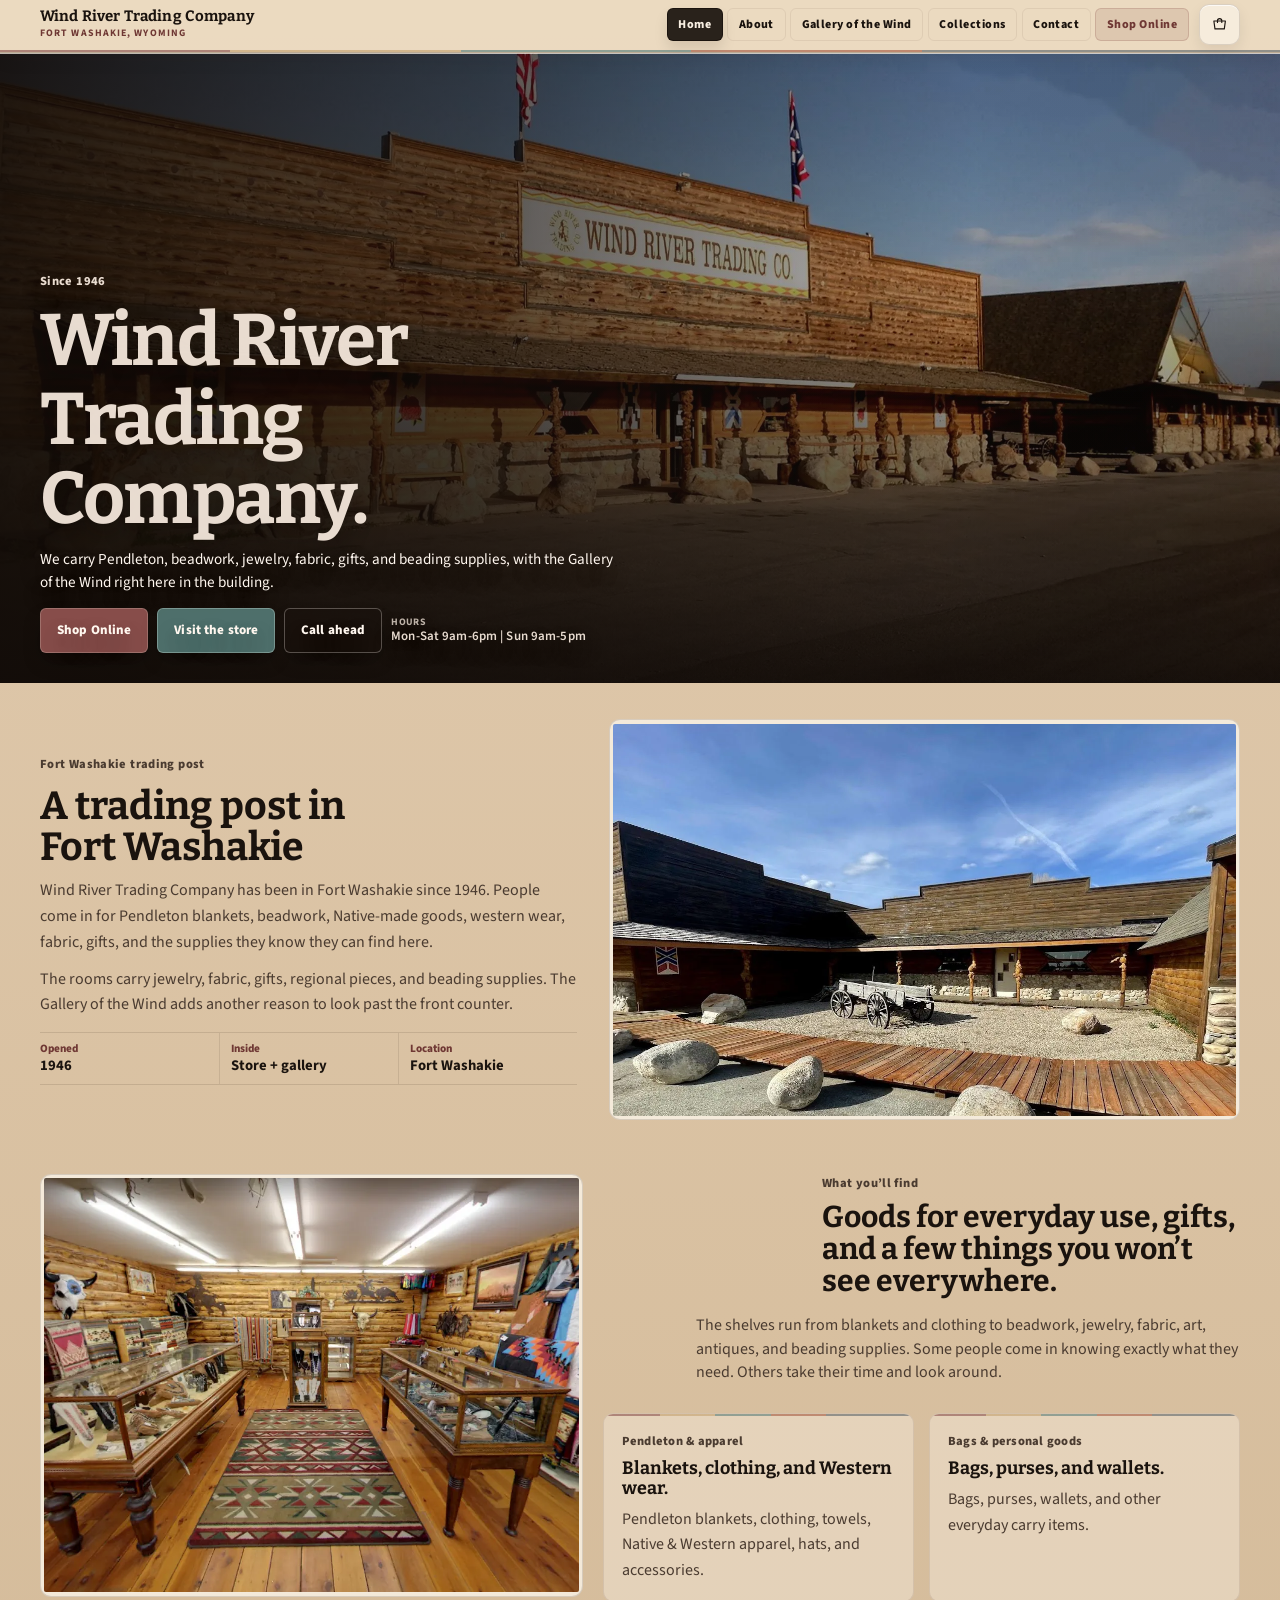
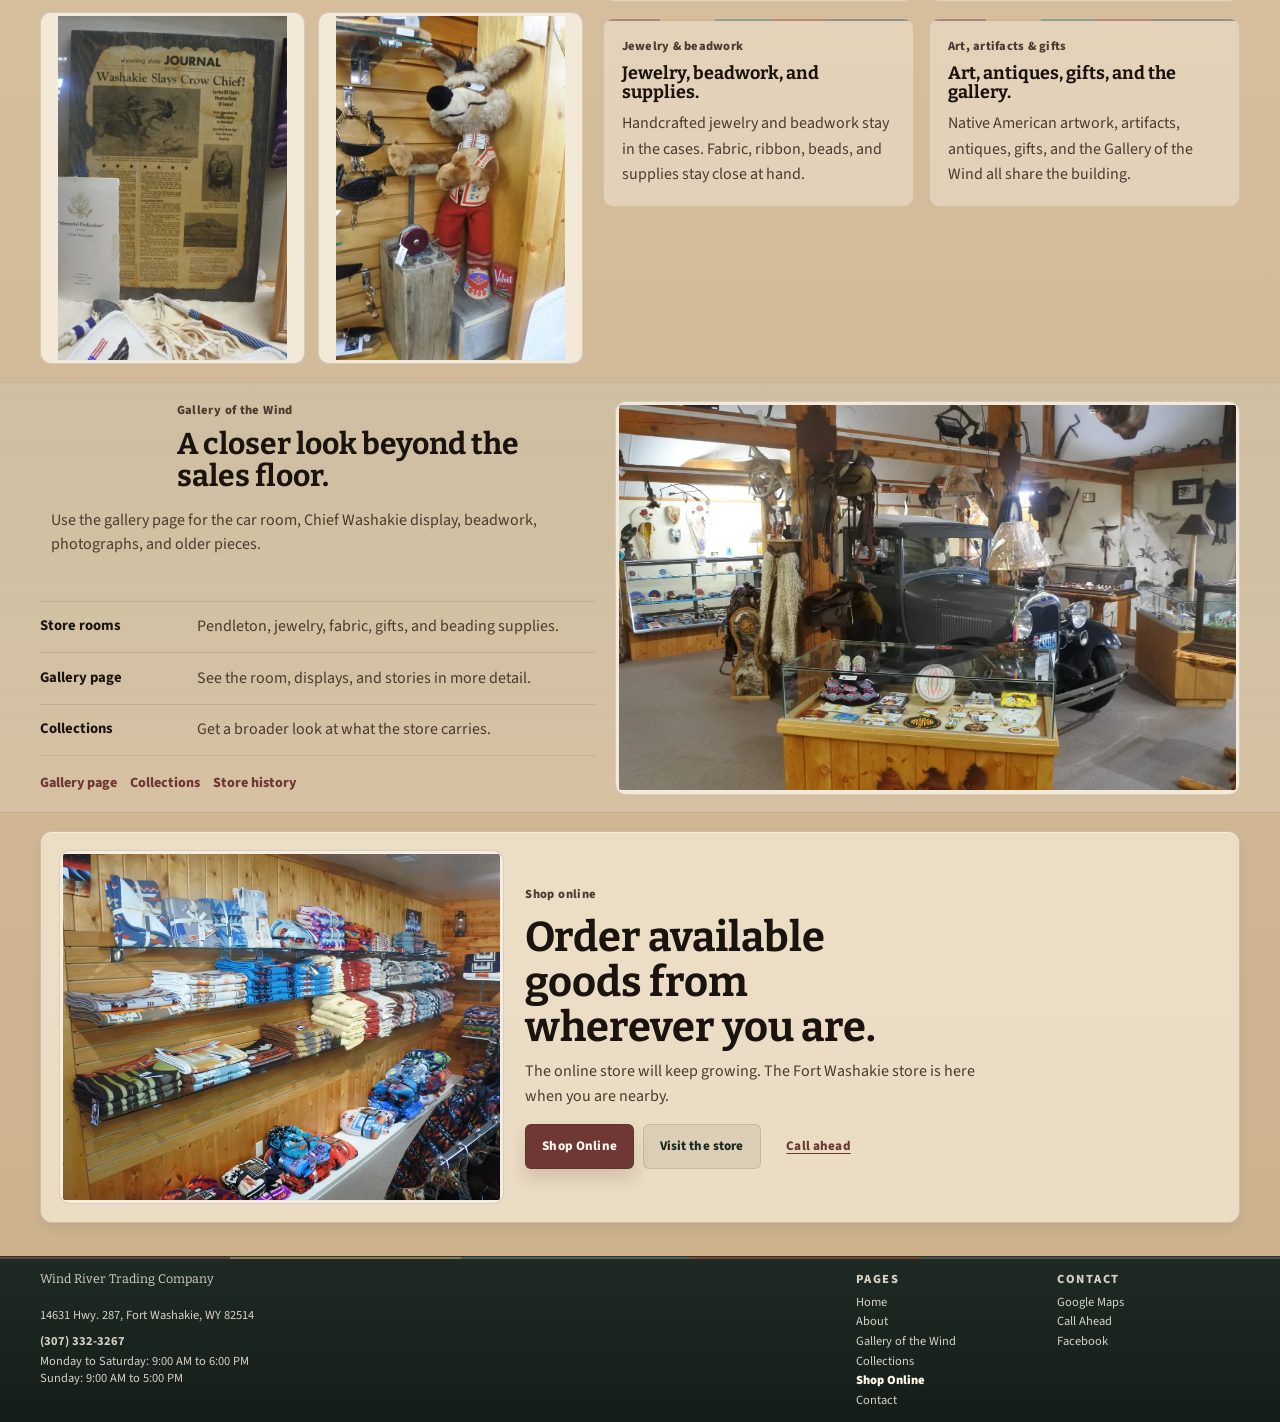
<file: index.html>
<!DOCTYPE html>
<html lang="en-US">
  <head>
    <meta charset="UTF-8" />
    <meta name="viewport" content="width=device-width, initial-scale=1.0" />
    <title>Wind River Trading Company</title>
    <meta
      name="description"
      content="Wind River Trading Post in Fort Washakie with Pendleton, beadwork, jewelry, fabric, gifts, beading supplies, and the Gallery of the Wind."
    />
    <meta name="robots" content="index,follow,max-image-preview:large,max-snippet:-1,max-video-preview:-1" />
    <link rel="canonical" href="https://wrtradingcompany.com/" />
    <link rel="icon" href="./assets/favicon.svg?v=20260422" type="image/svg+xml" />
    <link rel="icon" href="./assets/favicon-32x32.png?v=20260422" sizes="32x32" type="image/png" />
    <link rel="icon" href="./assets/favicon-16x16.png?v=20260422" sizes="16x16" type="image/png" />
    <link rel="shortcut icon" href="./assets/favicon.ico?v=20260422" />
    <link rel="apple-touch-icon" href="./assets/apple-touch-icon.png?v=20260422" sizes="180x180" />
    <link rel="manifest" href="./site.webmanifest?v=20260422" />
    <meta property="og:type" content="website" />
    <meta property="og:locale" content="en_US" />
    <meta property="og:site_name" content="Wind River Trading Company" />
    <meta property="og:title" content="Wind River Trading Company" />
    <meta
      property="og:description"
      content="Wind River Trading Post in Fort Washakie with Pendleton, beadwork, jewelry, fabric, gifts, beading supplies, and the Gallery of the Wind."
    />
    <meta property="og:url" content="https://wrtradingcompany.com/" />
    <meta
      property="og:image"
      content="https://wrtradingcompany.com/images/home-hero-storefront.jpg"
    />
    <meta
      property="og:image:alt"
      content="Exterior storefront of Wind River Trading Company in Fort Washakie"
    />
    <meta name="twitter:card" content="summary_large_image" />
    <meta name="twitter:title" content="Wind River Trading Company" />
    <meta
      name="twitter:description"
      content="Wind River Trading Post in Fort Washakie with Pendleton, beadwork, jewelry, fabric, gifts, beading supplies, and the Gallery of the Wind."
    />
    <meta
      name="twitter:image"
      content="https://wrtradingcompany.com/images/home-hero-storefront.jpg"
    />
    <link rel="preconnect" href="https://fonts.googleapis.com" />
    <link rel="preconnect" href="https://fonts.gstatic.com" crossorigin />
    <script>document.documentElement.classList.add('js');</script>
    <link
        href="https://fonts.googleapis.com/css2?family=Bitter:wght@400;700;800&family=Source+Sans+3:wght@400;700;800&display=swap"
        rel="stylesheet"
      />
    <link rel="stylesheet" href="./styles.css?v=20260427-mobile-bottom-dock-interactive" />
    <script defer src="./site.js?v=20260427-mobile-bottom-dock-interactive"></script>
    <script>
      (() => {
        const cartScriptSrc = "./shopify-cart-global.js?v=20260422";
        let cartScriptPromise;
        let cartScriptReady = false;
        let replayingCartClick = false;

        const loadCartScript = () => {
          if (cartScriptPromise) {
            return cartScriptPromise;
          }

          cartScriptPromise = new Promise((resolve, reject) => {
            const script = document.createElement("script");
            script.async = true;
            script.src = cartScriptSrc;
            script.onload = () => {
              cartScriptReady = true;
              resolve();
            };
            script.onerror = () => {
              cartScriptPromise = null;
              reject(new Error("Failed to load Shopify cart."));
            };
            document.head.appendChild(script);
          });

          return cartScriptPromise;
        };

        document.addEventListener(
          "click",
          (event) => {
            const cartButton = event.target.closest("[data-cart-trigger]");

            if (!cartButton || cartScriptReady || replayingCartClick) {
              return;
            }

            event.preventDefault();
            loadCartScript()
              .then(() => {
                replayingCartClick = true;
                cartButton.click();
                replayingCartClick = false;
              })
              .catch((error) => {
                console.error(error);
                replayingCartClick = false;
              });
          },
          true
        );

        window.addEventListener(
          "load",
          () => {
            window.setTimeout(loadCartScript, 4500);
          },
          { once: true }
        );
      })();
    </script>
    <script type="application/ld+json">
      {
        "@context": "https://schema.org",
        "@graph": [
          {
            "@type": "Store",
            "@id": "https://wrtradingcompany.com/#store",
            "name": "Wind River Trading Company",
            "url": "https://wrtradingcompany.com/",
            "image": "https://wrtradingcompany.com/images/home-hero-storefront.jpg",
            "description": "Wind River Trading Company is a trading post in Fort Washakie with Pendleton, beadwork, jewelry, fabric, gifts, beading supplies, and the Gallery of the Wind.",
            "telephone": "+1-307-332-3267",
            "address": {
              "@type": "PostalAddress",
              "streetAddress": "14631 Hwy. 287",
              "addressLocality": "Fort Washakie",
              "addressRegion": "WY",
              "postalCode": "82514",
              "addressCountry": "US"
            },
            "sameAs": [
              "https://www.facebook.com/Wind-River-Trading-Company-1144894348871478/"
            ],
            "hasMap": "https://maps.google.com/?q=14631+Hwy+287+Fort+Washakie+WY+82514"
          },
          {
            "@type": "WebSite",
            "@id": "https://wrtradingcompany.com/#website",
            "url": "https://wrtradingcompany.com/",
            "name": "Wind River Trading Company",
            "publisher": {
              "@id": "https://wrtradingcompany.com/#store"
            },
            "inLanguage": "en-US"
          },
          {
            "@type": "WebPage",
            "@id": "https://wrtradingcompany.com/#webpage",
            "url": "https://wrtradingcompany.com/",
            "name": "Wind River Trading Company",
            "description": "Wind River Trading Company is a trading post in Fort Washakie with Pendleton, beadwork, jewelry, fabric, gifts, beading supplies, and the Gallery of the Wind.",
            "isPartOf": {
              "@id": "https://wrtradingcompany.com/#website"
            },
            "about": {
              "@id": "https://wrtradingcompany.com/#store"
            },
            "primaryImageOfPage": {
              "@type": "ImageObject",
              "url": "https://wrtradingcompany.com/images/home-hero-storefront.jpg"
            },
            "inLanguage": "en-US"
          }
        ]
      }
    </script>
  </head>
  <body class="page-home has-mobile-bottom-cta">
    <div class="site-shell">
      <header class="site-header">
        <div class="wrap">
          <nav class="nav-bar" aria-label="Primary">
            <a class="brand" href="index.html">
              <span class="brand-copy">
                <strong>Wind River Trading Company</strong>
                <span>Fort Washakie, Wyoming</span>
              </span>
            </a>
            <button
              class="nav-toggle"
              type="button"
              aria-expanded="false"
              aria-controls="primary-navigation"
              aria-label="Open menu"
              data-nav-toggle
            >
              <span class="sr-only">Toggle navigation</span>
              <span class="nav-toggle-box" aria-hidden="true">
                <span class="nav-toggle-bar"></span>
                <span class="nav-toggle-bar"></span>
                <span class="nav-toggle-bar"></span>
              </span>
            </button>
            <div class="nav-links" id="primary-navigation">
              <a aria-current="page" href="index.html">Home</a>
              <a href="about.html">About</a>
              <a href="gallery-of-the-wind.html">Gallery of the Wind</a>
              <a href="collections.html">Collections</a>
              <a href="contact.html">Contact</a>
              <a class="nav-conversion" href="shop.html">Shop Online</a>
            </div>
            <button class="header-cart-button" type="button" data-cart-trigger aria-label="Open cart">
              <span class="sr-only">Open cart</span>
              <svg class="header-cart-icon" viewBox="0 0 24 24" aria-hidden="true">
                <path d="M4 7h16l-1.5 11H5.5L4 7Z" fill="none" stroke="currentColor" stroke-width="1.6" stroke-linecap="round" stroke-linejoin="round"></path>
                <path d="M9 9V6.75a3 3 0 0 1 6 0V9" fill="none" stroke="currentColor" stroke-width="1.6" stroke-linecap="round" stroke-linejoin="round"></path>
              </svg>
              <span class="header-cart-badge" data-cart-count hidden aria-hidden="true">0</span>
            </button>
          </nav>
        </div>
      </header>

      <main>
        <section class="hero hero--immersive">
          <img
            class="hero-backdrop"
            src="images/home-hero-storefront.webp"
            alt="Exterior storefront of Wind River Trading Company in Fort Washakie"
            width="1600"
            height="2000"
            fetchpriority="high"
            decoding="async"
          />
          <div class="wrap hero-grid">
            <div class="hero-copy">
              <p class="eyebrow">Since 1946</p>
              <h1><span class="hero-title-line">Wind River</span><span class="hero-title-line">Trading</span><span class="hero-title-line">Company.</span></h1>
              <p class="lede">
                We carry Pendleton, beadwork, jewelry, fabric, gifts, and beading supplies, with
                the Gallery of the Wind right here in the building.
              </p>
              <div class="button-row">
                <a class="btn btn-primary" href="shop.html">Shop Online</a>
                <a class="btn btn-ghost" href="contact.html">Visit the store</a>
                <a class="btn btn-tertiary" href="tel:+13073323267">Call ahead</a>
                <span class="hero-hours-note">
                  <span class="hero-hours-note-label">Hours</span>
                  <span class="hero-hours-note-copy">Mon-Sat 9am-6pm | Sun 9am-5pm</span>
                </span>
              </div>
            </div>
          </div>
        </section>

        <section class="section home-rooted-section">
          <div class="wrap">
            <div class="home-rooted-layout">
              <div class="home-rooted-copy">
                <p class="eyebrow">Fort Washakie trading post</p>
                <h2>A trading post in Fort Washakie</h2>
                <p>
                  Wind River Trading Company has been in Fort Washakie since 1946. People come in
                  for Pendleton blankets, beadwork, Native-made goods, western wear, fabric, gifts,
                  and the supplies they know they can find here.
                </p>
                <p>
                  The rooms carry jewelry, fabric, gifts, regional pieces, and beading supplies.
                  The Gallery of the Wind adds another reason to look past the front counter.
                </p>
                <div class="home-rooted-facts" aria-label="Store highlights">
                  <div>
                    <span>Opened</span>
                    <strong>1946</strong>
                  </div>
                  <div>
                    <span>Inside</span>
                    <strong>Store + gallery</strong>
                  </div>
                  <div>
                    <span>Location</span>
                    <strong>Fort Washakie</strong>
                  </div>
                </div>
              </div>
              <figure class="framed-photo home-rooted-photo">
                <img
                  src="images/courtyard-exterior.webp"
                  alt="Courtyard and exterior walkways at Wind River Trading Company"
                  width="1241"
                  height="828"
                  loading="lazy"
                  decoding="async"
                />
              </figure>
            </div>
          </div>
        </section>

        <section class="section section-tight home-merch-section">
          <div class="wrap">
            <div class="home-overview-layout">
              <div class="home-overview-visuals">
                <figure class="framed-photo home-overview-photo home-overview-photo--main">
                  <img
                    src="images/inside-wind-river-trading-co.webp"
                    alt="Interior showroom with display cases, blankets, and Western goods inside Wind River Trading Company"
                    width="1600"
                    height="900"
                    loading="lazy"
                    decoding="async"
                  />
                </figure>
                <div class="home-overview-support">
                  <figure class="framed-photo home-overview-photo home-overview-photo--article">
                    <img
                      src="images/chief-washakie-article.webp"
                      alt="Chief Washakie article on display inside Wind River Trading Company"
                      width="1200"
                      height="1800"
                      loading="lazy"
                      decoding="async"
                    />
                  </figure>
                  <figure class="framed-photo home-overview-photo home-overview-photo--coyote">
                    <img
                      src="images/antique-wile-e-coyote.webp"
                      alt="Antique Wile E. Coyote display inside Wind River Trading Company"
                      width="1200"
                      height="1800"
                      loading="lazy"
                      decoding="async"
                    />
                  </figure>
                </div>
              </div>

              <div class="home-overview-content">
                <div class="section-head home-section-head">
                  <div>
                    <p class="eyebrow">What you&rsquo;ll find</p>
                    <h2>Goods for everyday use, gifts, and a few things you won&rsquo;t see everywhere.</h2>
                  </div>
                  <p>
                    The shelves run from blankets and clothing to beadwork, jewelry, fabric, art,
                    antiques, and beading supplies. Some people come in knowing exactly what they
                    need. Others take their time and look around.
                  </p>
                </div>

                <div class="merch-grid home-overview-grid">
                  <article class="card home-overview-card">
                    <p class="card-label">Pendleton &amp; apparel</p>
                    <h3>Blankets, clothing, and Western wear.</h3>
                    <p>
                      Pendleton blankets, clothing, towels, Native &amp; Western apparel, hats, and
                      accessories.
                    </p>
                  </article>
                  <article class="card home-overview-card">
                    <p class="card-label">Bags &amp; personal goods</p>
                    <h3>Bags, purses, and wallets.</h3>
                    <p>
                      Bags, purses, wallets, and other everyday carry items.
                    </p>
                  </article>
                  <article class="card home-overview-card">
                    <p class="card-label">Jewelry &amp; beadwork</p>
                    <h3>Jewelry, beadwork, and supplies.</h3>
                    <p>
                      Handcrafted jewelry and beadwork stay in the cases. Fabric, ribbon, beads,
                      and supplies stay close at hand.
                    </p>
                  </article>
                  <article class="card home-overview-card">
                    <p class="card-label">Art, artifacts &amp; gifts</p>
                    <h3>Art, antiques, gifts, and the gallery.</h3>
                    <p>
                      Native American artwork, artifacts, antiques, gifts, and the Gallery of the
                      Wind all share the building.
                    </p>
                  </article>
                </div>
              </div>
            </div>
          </div>
        </section>

        <section class="section section-tight home-gallery-section">
          <div class="wrap">
            <div class="home-gallery-layout">
              <div class="home-gallery-copy">
                <div class="section-head home-section-head">
                  <div>
                    <p class="eyebrow">Gallery of the Wind</p>
                    <h2>A closer look beyond the sales floor.</h2>
                  </div>
                  <p>
                    Use the gallery page for the car room, Chief Washakie display, beadwork,
                    photographs, and older pieces.
                  </p>
                </div>
                <div class="note-list home-gallery-notes">
                  <div class="note-item">
                    <strong>Store rooms</strong>
                    <span>Pendleton, jewelry, fabric, gifts, and beading supplies.</span>
                  </div>
                  <div class="note-item">
                    <strong>Gallery page</strong>
                    <span>See the room, displays, and stories in more detail.</span>
                  </div>
                  <div class="note-item">
                    <strong>Collections</strong>
                    <span>Get a broader look at what the store carries.</span>
                  </div>
                </div>
                <div class="utility-links compact-links">
                  <a href="gallery-of-the-wind.html">Gallery page</a>
                  <a href="collections.html">Collections</a>
                  <a href="about.html">Store history</a>
                </div>
              </div>

              <figure class="framed-photo home-gallery-photo home-gallery-photo--main">
                <img
                  src="images/gallery-of-the-wind-2.webp"
                  alt="Gallery of the Wind room with a historic car and display cases inside Wind River Trading Company"
                  width="1800"
                  height="1200"
                  loading="lazy"
                  decoding="async"
                />
              </figure>
            </div>
          </div>
        </section>

        <section class="section section-tight">
          <div class="wrap">
            <div class="cta-band home-cta-band">
              <figure class="framed-photo home-cta-photo">
                <img
                  src="images/pendleton-display-2.webp"
                  alt="Pendleton blanket display inside Wind River Trading Company"
                  width="1800"
                  height="1200"
                  loading="lazy"
                  decoding="async"
                />
              </figure>
              <div class="home-cta-copy">
                <div>
                  <p class="eyebrow">Shop online</p>
                  <h2>Order available goods from wherever you are.</h2>
                  <p>
                    The online store will keep growing. The Fort Washakie store is here when you
                    are nearby.
                  </p>
                </div>
                <div class="button-row">
                  <a class="btn btn-primary" href="shop.html">Shop Online</a>
                  <a class="btn btn-secondary" href="contact.html">Visit the store</a>
                  <a class="btn btn-tertiary" href="tel:+13073323267">Call ahead</a>
                </div>
              </div>
            </div>
          </div>
        </section>
      </main>

      <footer class="footer">
        <div class="wrap footer-grid">
          <div class="footer-branding">
            <p class="footer-brand">Wind River Trading Company</p>
            <p class="footer-location">14631 Hwy. 287, Fort Washakie, WY 82514</p>
            <a class="footer-phone" href="tel:+13073323267">(307) 332-3267</a>
            <p class="footer-hours">Monday to Saturday: 9:00 AM to 6:00 PM<br />Sunday: 9:00 AM to 5:00 PM</p>
          </div>
          <div class="footer-link-groups">
            <div class="footer-links">
              <p class="footer-heading">Pages</p>
              <a href="index.html">Home</a>
              <a href="about.html">About</a>
              <a href="gallery-of-the-wind.html">Gallery of the Wind</a>
              <a href="collections.html">Collections</a>
              <a class="footer-primary-link" href="shop.html">Shop Online</a>
              <a href="contact.html">Contact</a>
            </div>
            <div class="footer-links">
              <p class="footer-heading">Contact</p>
              <a href="https://maps.google.com/?q=14631+Hwy+287+Fort+Washakie+WY+82514" target="_blank" rel="noreferrer">Google Maps</a>
              <a href="tel:+13073323267">Call Ahead</a>
              <a href="https://www.facebook.com/Wind-River-Trading-Company-1144894348871478/" target="_blank" rel="noreferrer">Facebook</a>
            </div>
          </div>
        </div>
      </footer>
    </div>
    <nav class="mobile-bottom-cta" aria-label="Shop and visit">
      <a class="mobile-bottom-cta__primary" href="shop.html">Shop Online</a>
      <a class="mobile-bottom-cta__secondary" href="contact.html">Visit Store</a>
    </nav>
  </body>
</html>
</file>
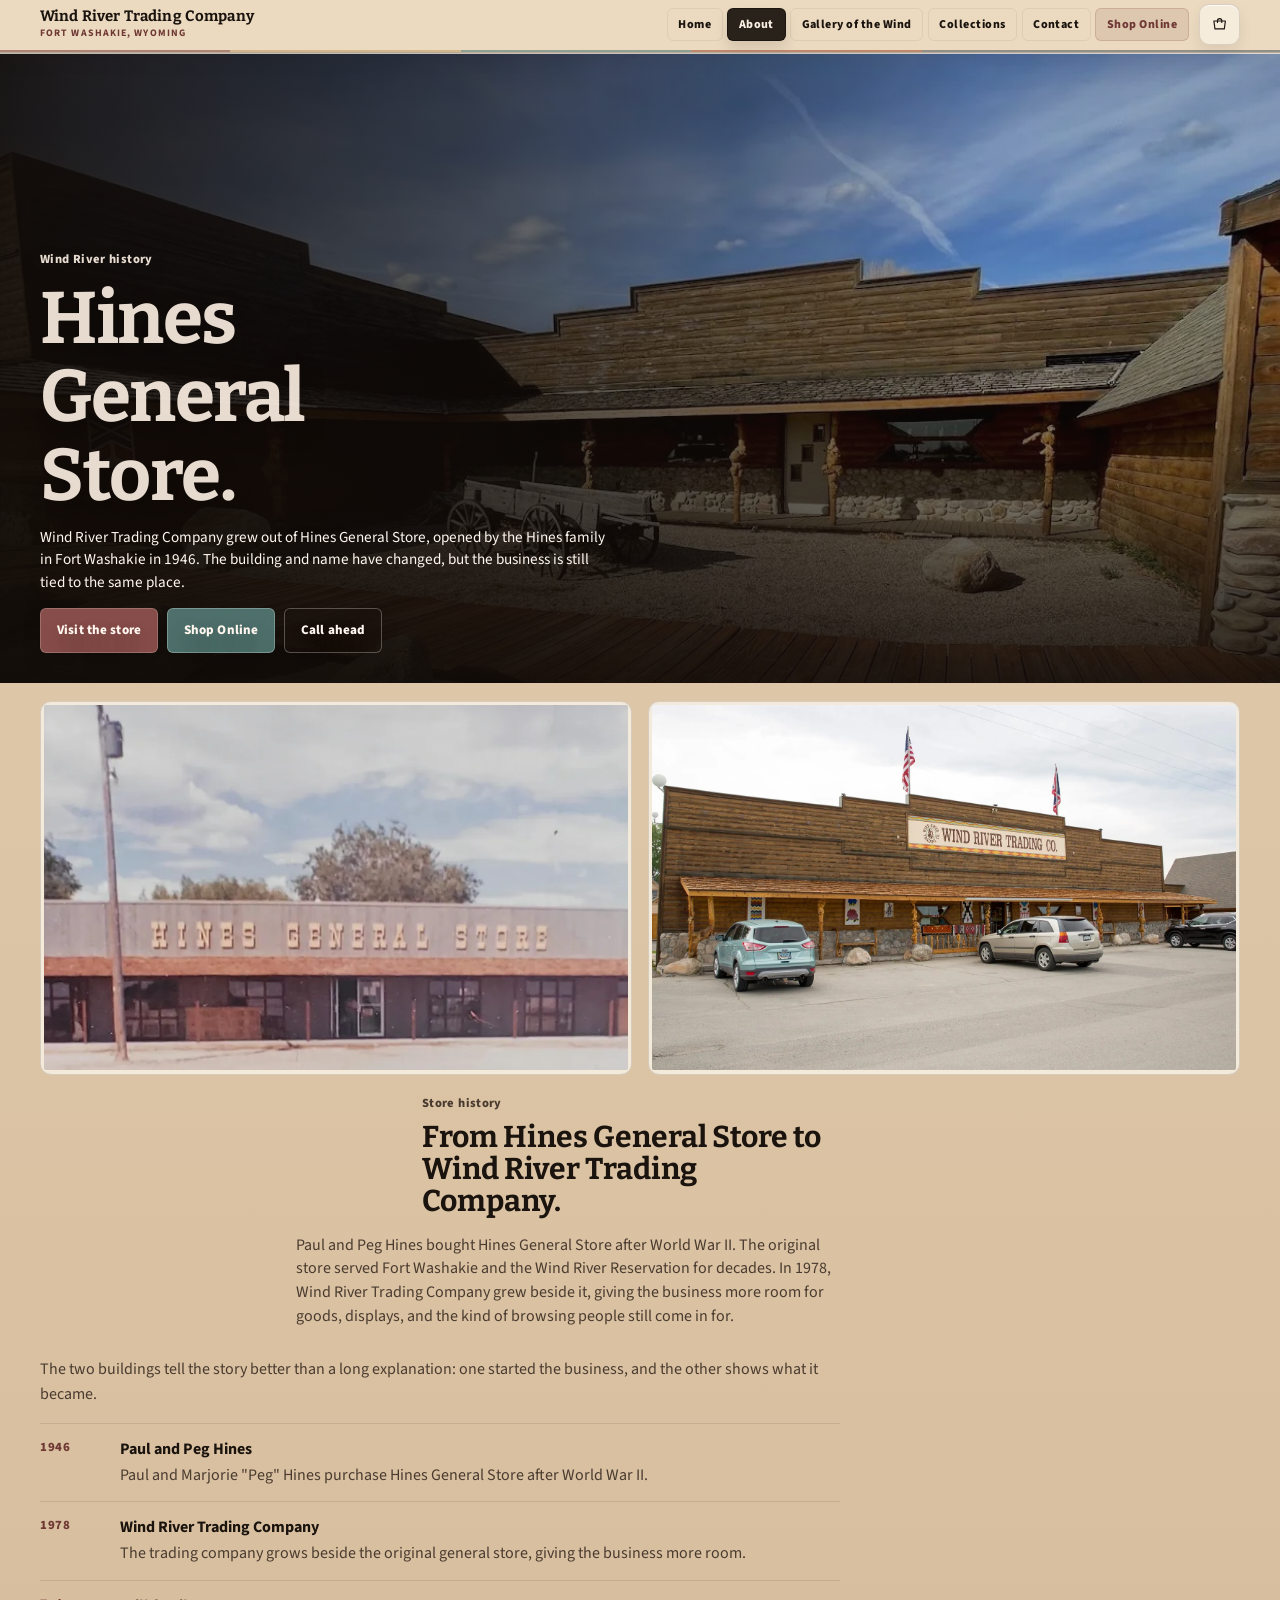
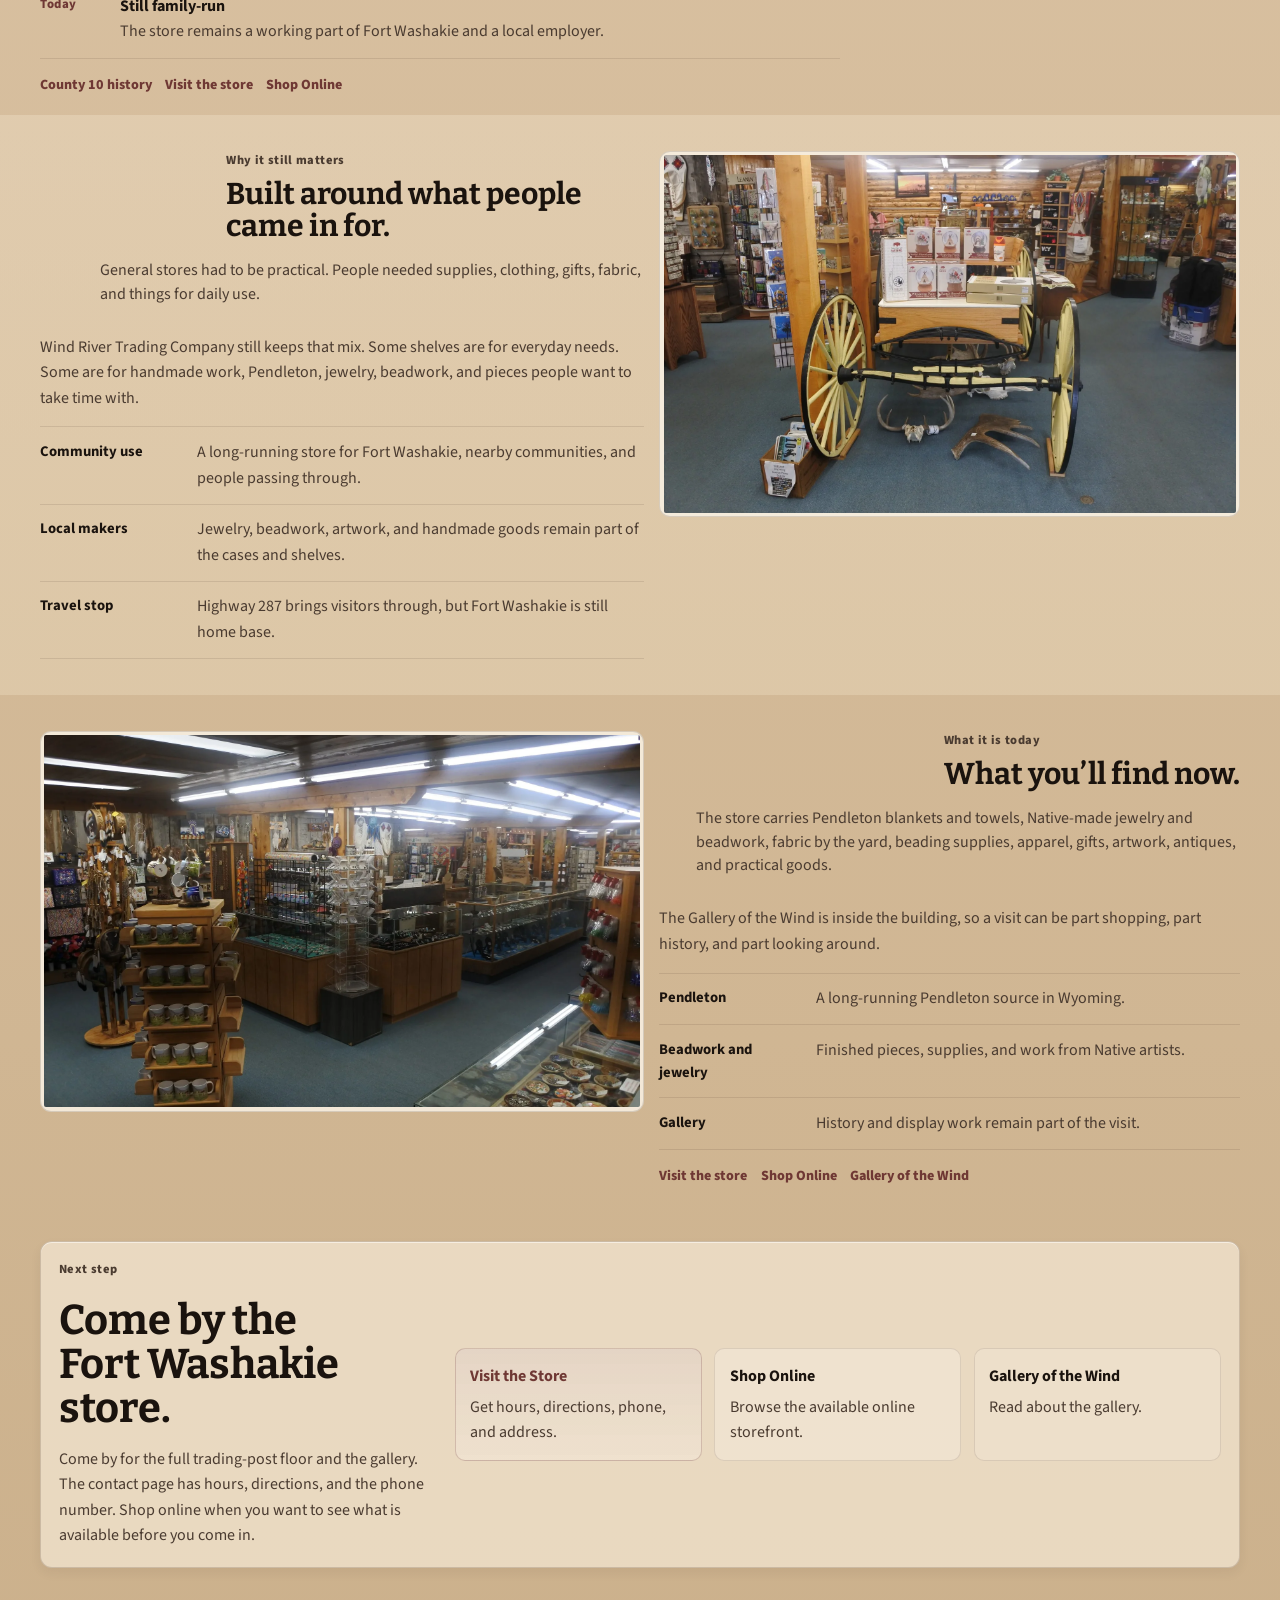
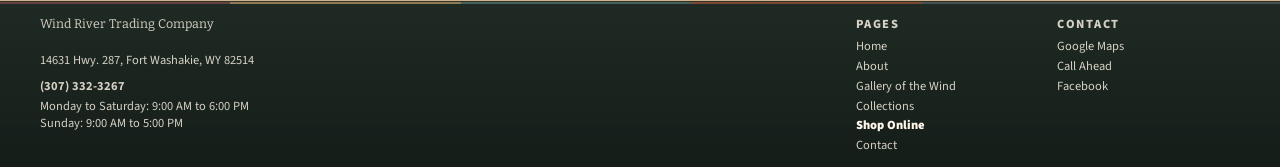
<file: about.html>
<!DOCTYPE html>
<html lang="en-US">
  <head>
    <meta charset="UTF-8" />
    <meta name="viewport" content="width=device-width, initial-scale=1.0" />
    <title>About | Wind River Trading Company</title>
    <meta
      name="description"
      content="Wind River Trading Company grew out of Hines General Store, a Fort Washakie family store serving the Wind River Reservation since 1946."
    />
    <meta name="robots" content="index,follow,max-image-preview:large,max-snippet:-1,max-video-preview:-1" />
    <link rel="canonical" href="https://wrtradingcompany.com/about.html" />
    <link rel="icon" href="./assets/favicon.svg?v=20260422" type="image/svg+xml" />
    <link rel="icon" href="./assets/favicon-32x32.png?v=20260422" sizes="32x32" type="image/png" />
    <link rel="icon" href="./assets/favicon-16x16.png?v=20260422" sizes="16x16" type="image/png" />
    <link rel="shortcut icon" href="./assets/favicon.ico?v=20260422" />
    <link rel="apple-touch-icon" href="./assets/apple-touch-icon.png?v=20260422" sizes="180x180" />
    <link rel="manifest" href="./site.webmanifest?v=20260422" />
    <meta property="og:type" content="website" />
    <meta property="og:locale" content="en_US" />
    <meta property="og:site_name" content="Wind River Trading Company" />
    <meta property="og:title" content="About | Wind River Trading Company" />
    <meta
      property="og:description"
      content="Wind River Trading Company grew out of Hines General Store, a Fort Washakie family store serving the Wind River Reservation since 1946."
    />
    <meta
      property="og:url"
      content="https://wrtradingcompany.com/about.html"
    />
    <meta
      property="og:image"
      content="https://wrtradingcompany.com/images/home-showroom-wide.jpg"
    />
    <meta
      property="og:image:alt"
      content="Wide view of the Wind River Trading Company building and porch"
    />
    <meta name="twitter:card" content="summary_large_image" />
    <meta name="twitter:title" content="About | Wind River Trading Company" />
    <meta
      name="twitter:description"
      content="Wind River Trading Company grew out of Hines General Store, a Fort Washakie family store serving the Wind River Reservation since 1946."
    />
    <meta
      name="twitter:image"
      content="https://wrtradingcompany.com/images/home-showroom-wide.jpg"
    />
    <link rel="preconnect" href="https://fonts.googleapis.com" />
    <link rel="preconnect" href="https://fonts.gstatic.com" crossorigin />
    <script>document.documentElement.classList.add('js');</script>
    <link
        href="https://fonts.googleapis.com/css2?family=Bitter:wght@400;700;800&family=Source+Sans+3:wght@400;700;800&display=swap"
        rel="stylesheet"
      />
    <link rel="stylesheet" href="./styles.css?v=20260427-mobile-bottom-dock-interactive" />
    <script defer src="./site.js?v=20260427-mobile-bottom-dock-interactive"></script>
    <script defer src="./shopify-cart-global.js?v=20260422"></script>
    <script type="application/ld+json">
      {
        "@context": "https://schema.org",
        "@graph": [
          {
            "@type": "Store",
            "@id": "https://wrtradingcompany.com/#store",
            "name": "Wind River Trading Company",
            "url": "https://wrtradingcompany.com/",
            "image": "https://wrtradingcompany.com/images/home-hero-storefront.jpg",
            "description": "Wind River Trading Company is a trading post in Fort Washakie with the Gallery of the Wind.",
            "telephone": "+1-307-332-3267",
            "address": {
              "@type": "PostalAddress",
              "streetAddress": "14631 Hwy. 287",
              "addressLocality": "Fort Washakie",
              "addressRegion": "WY",
              "postalCode": "82514",
              "addressCountry": "US"
            },
            "sameAs": [
              "https://www.facebook.com/Wind-River-Trading-Company-1144894348871478/"
            ],
            "hasMap": "https://maps.google.com/?q=14631+Hwy+287+Fort+Washakie+WY+82514"
          },
          {
            "@type": "AboutPage",
            "@id": "https://wrtradingcompany.com/about.html#webpage",
            "url": "https://wrtradingcompany.com/about.html",
            "name": "About | Wind River Trading Company",
            "description": "Wind River Trading Company grew out of Hines General Store, a Fort Washakie family store serving the Wind River Reservation since 1946.",
            "about": {
              "@id": "https://wrtradingcompany.com/#store"
            },
            "primaryImageOfPage": {
              "@type": "ImageObject",
              "url": "https://wrtradingcompany.com/images/home-showroom-wide.jpg"
            },
            "breadcrumb": {
              "@id": "https://wrtradingcompany.com/about.html#breadcrumb"
            },
            "inLanguage": "en-US"
          },
          {
            "@type": "BreadcrumbList",
            "@id": "https://wrtradingcompany.com/about.html#breadcrumb",
            "itemListElement": [
              {
                "@type": "ListItem",
                "position": 1,
                "name": "Home",
                "item": "https://wrtradingcompany.com/"
              },
              {
                "@type": "ListItem",
                "position": 2,
                "name": "About",
                "item": "https://wrtradingcompany.com/about.html"
              }
            ]
          }
        ]
      }
    </script>
  </head>
  <body class="page-about has-mobile-bottom-cta">
    <div class="site-shell">
      <header class="site-header">
        <div class="wrap">
          <nav class="nav-bar" aria-label="Primary">
            <a class="brand" href="index.html">
              <span class="brand-copy">
                <strong>Wind River Trading Company</strong>
                <span>Fort Washakie, Wyoming</span>
              </span>
            </a>
            <button
              class="nav-toggle"
              type="button"
              aria-expanded="false"
              aria-controls="primary-navigation"
              aria-label="Open menu"
              data-nav-toggle
            >
              <span class="sr-only">Toggle navigation</span>
              <span class="nav-toggle-box" aria-hidden="true">
                <span class="nav-toggle-bar"></span>
                <span class="nav-toggle-bar"></span>
                <span class="nav-toggle-bar"></span>
              </span>
            </button>
            <div class="nav-links" id="primary-navigation">
              <a href="index.html">Home</a>
              <a aria-current="page" href="about.html">About</a>
              <a href="gallery-of-the-wind.html">Gallery of the Wind</a>
              <a href="collections.html">Collections</a>
              <a href="contact.html">Contact</a>
              <a class="nav-conversion" href="shop.html">Shop Online</a>
            </div>
            <button class="header-cart-button" type="button" data-cart-trigger aria-label="Open cart">
              <span class="sr-only">Open cart</span>
              <svg class="header-cart-icon" viewBox="0 0 24 24" aria-hidden="true">
                <path d="M4 7h16l-1.5 11H5.5L4 7Z" fill="none" stroke="currentColor" stroke-width="1.6" stroke-linecap="round" stroke-linejoin="round"></path>
                <path d="M9 9V6.75a3 3 0 0 1 6 0V9" fill="none" stroke="currentColor" stroke-width="1.6" stroke-linecap="round" stroke-linejoin="round"></path>
              </svg>
              <span class="header-cart-badge" data-cart-count hidden aria-hidden="true">0</span>
            </button>
          </nav>
        </div>
      </header>

      <main>
        <section class="hero hero--immersive about-immersive-hero">
          <img
            class="hero-backdrop"
            src="images/courtyard-exterior.webp"
            alt="Courtyard and exterior walkways at Wind River Trading Company in Fort Washakie"
            width="1241"
            height="828"
            fetchpriority="high"
            decoding="async"
          />
          <div class="wrap hero-grid">
            <div class="hero-copy">
              <p class="eyebrow">Wind River history</p>
              <h1><span class="hero-title-line">Hines</span><span class="hero-title-line">General</span><span class="hero-title-line">Store.</span></h1>
              <p class="lede">
                Wind River Trading Company grew out of Hines General Store, opened by the Hines
                family in Fort Washakie in 1946. The building and name have changed, but the
                business is still tied to the same place.
              </p>
              <div class="button-row">
                <a class="btn btn-primary" href="contact.html">Visit the store</a>
                <a class="btn btn-ghost" href="shop.html">Shop Online</a>
                <a class="btn btn-tertiary" href="tel:+13073323267">Call ahead</a>
              </div>
            </div>
          </div>
        </section>

        <section class="section section-tight about-history-comparison-section">
          <div class="wrap about-history-comparison">
            <div class="about-comparison-grid" aria-label="Hines General Store then and now">
              <figure class="framed-photo about-comparison-photo about-comparison-photo--original">
                <img
                  src="images/hines-original-store.webp"
                  alt="Original Hines General Store building in Fort Washakie"
                  width="1042"
                  height="546"
                  loading="lazy"
                  decoding="async"
                />
              </figure>
              <figure class="framed-photo about-comparison-photo about-comparison-photo--showroom">
                <img
                  src="images/home-showroom-wide.webp"
                  alt="Current Wind River Trading Company showroom and storefront in Fort Washakie"
                  width="1800"
                  height="1012"
                  loading="lazy"
                  decoding="async"
                />
              </figure>
            </div>

            <div class="about-history-copy about-history-copy--comparison">
              <div class="section-head about-section-head">
                <div>
                  <p class="eyebrow">Store history</p>
                  <h2>From Hines General Store to Wind River Trading Company.</h2>
                </div>
                <p>
                  Paul and Peg Hines bought Hines General Store after World War II. The original
                  store served Fort Washakie and the Wind River Reservation for decades. In 1978,
                  Wind River Trading Company grew beside it, giving the business more room for
                  goods, displays, and the kind of browsing people still come in for.
                </p>
              </div>
              <p>
                The two buildings tell the story better than a long explanation: one started the
                business, and the other shows what it became.
              </p>
              <div class="about-history-milestones">
                <article class="about-history-milestone">
                  <span>1946</span>
                  <div>
                    <strong>Paul and Peg Hines</strong>
                    <p>Paul and Marjorie "Peg" Hines purchase Hines General Store after World War II.</p>
                  </div>
                </article>
                <article class="about-history-milestone">
                  <span>1978</span>
                  <div>
                    <strong>Wind River Trading Company</strong>
                    <p>The trading company grows beside the original general store, giving the business more room.</p>
                  </div>
                </article>
                <article class="about-history-milestone">
                  <span>Today</span>
                  <div>
                    <strong>Still family-run</strong>
                    <p>The store remains a working part of Fort Washakie and a local employer.</p>
                  </div>
                </article>
              </div>
              <div class="utility-links compact-links">
                <a href="https://county10.com/standing-the-test-of-time-hines-general-store/" target="_blank" rel="noreferrer">County 10 history</a>
                <a href="contact.html">Visit the store</a>
                <a href="shop.html">Shop Online</a>
              </div>
            </div>
          </div>
        </section>

        <section class="section section-alt">
          <div class="wrap split-feature about-story-section">
            <div class="about-story-copy">
              <div class="section-head about-section-head">
                <div>
                  <p class="eyebrow">Why it still matters</p>
                  <h2>Built around what people came in for.</h2>
                </div>
                <p>
                  General stores had to be practical. People needed supplies, clothing, gifts,
                  fabric, and things for daily use.
                </p>
              </div>
              <p>
                Wind River Trading Company still keeps that mix. Some shelves are for everyday
                needs. Some are for handmade work, Pendleton, jewelry, beadwork, and pieces people
                want to take time with.
              </p>

              <div class="note-list">
                <div class="note-item">
                  <strong>Community use</strong>
                  <span>A long-running store for Fort Washakie, nearby communities, and people passing through.</span>
                </div>
                <div class="note-item">
                  <strong>Local makers</strong>
                  <span>Jewelry, beadwork, artwork, and handmade goods remain part of the cases and shelves.</span>
                </div>
                <div class="note-item">
                  <strong>Travel stop</strong>
                  <span>Highway 287 brings visitors through, but Fort Washakie is still home base.</span>
                </div>
              </div>
            </div>

            <div class="about-story-visuals photo-stack">
              <figure class="framed-photo about-story-photo about-story-photo--main captioned-photo">
                <img
                  src="images/entrance-display-landscape.webp"
                  alt="Interior display with a wagon, shelves, and gifts inside Wind River Trading Company"
                  width="1800"
                  height="1200"
                  loading="lazy"
                  decoding="async"
                />
              </figure>
            </div>
          </div>
        </section>

        <section class="section">
          <div class="wrap split-feature about-present-section">
            <div class="about-present-visuals photo-stack">
              <figure class="framed-photo about-present-photo about-present-photo--main captioned-photo">
                <img
                  src="images/room-1-2.webp"
                  alt="Sales floor with cases, gift goods, and handmade jewelry inside Wind River Trading Company"
                  width="1800"
                  height="1200"
                  loading="lazy"
                  decoding="async"
                />
              </figure>
            </div>

            <div class="about-present-copy">
              <div class="section-head about-section-head">
                <div>
                  <p class="eyebrow">What it is today</p>
                  <h2>What you&rsquo;ll find now.</h2>
                </div>
                <p>
                  The store carries Pendleton blankets and towels, Native-made jewelry and beadwork,
                  fabric by the yard, beading supplies, apparel, gifts, artwork, antiques, and
                  practical goods.
                </p>
              </div>
              <p>
                The Gallery of the Wind is inside the building, so a visit can be part
                shopping, part history, and part looking around.
              </p>
              <div class="note-list about-present-notes">
                <div class="note-item">
                  <strong>Pendleton</strong>
                  <span>A long-running Pendleton source in Wyoming.</span>
                </div>
                <div class="note-item">
                  <strong>Beadwork and jewelry</strong>
                  <span>Finished pieces, supplies, and work from Native artists.</span>
                </div>
                <div class="note-item">
                  <strong>Gallery</strong>
                  <span>History and display work remain part of the visit.</span>
                </div>
              </div>
              <div class="utility-links compact-links">
                <a href="contact.html">Visit the store</a>
                <a href="shop.html">Shop Online</a>
                <a href="gallery-of-the-wind.html">Gallery of the Wind</a>
              </div>
            </div>
          </div>
        </section>

        <section class="section section-tight">
          <div class="wrap">
            <div class="cta-band about-links-band">
              <div class="about-links-intro">
                <p class="eyebrow">Next step</p>
                <h2>Come by the Fort Washakie store.</h2>
                <p>
                  Come by for the full trading-post floor and the gallery. The contact page has
                  hours, directions, and the phone number. Shop online when you want to see what is
                  available before you come in.
                </p>
              </div>
              <div class="about-links-grid">
                <a class="about-link-card about-link-card--primary" href="contact.html">
                  <strong>Visit the Store</strong>
                  <span>Get hours, directions, phone, and address.</span>
                </a>
                <a class="about-link-card" href="shop.html">
                  <strong>Shop Online</strong>
                  <span>Browse the available online storefront.</span>
                </a>
                <a class="about-link-card about-link-card--quiet" href="gallery-of-the-wind.html">
                  <strong>Gallery of the Wind</strong>
                  <span>Read about the gallery.</span>
                </a>
              </div>
            </div>
          </div>
        </section>

      </main>

      <footer class="footer">
        <div class="wrap footer-grid">
          <div class="footer-branding">
            <p class="footer-brand">Wind River Trading Company</p>
            <p class="footer-location">14631 Hwy. 287, Fort Washakie, WY 82514</p>
            <a class="footer-phone" href="tel:+13073323267">(307) 332-3267</a>
            <p class="footer-hours">Monday to Saturday: 9:00 AM to 6:00 PM<br />Sunday: 9:00 AM to 5:00 PM</p>
          </div>
          <div class="footer-link-groups">
            <div class="footer-links">
              <p class="footer-heading">Pages</p>
              <a href="index.html">Home</a>
              <a href="about.html">About</a>
              <a href="gallery-of-the-wind.html">Gallery of the Wind</a>
              <a href="collections.html">Collections</a>
              <a class="footer-primary-link" href="shop.html">Shop Online</a>
              <a href="contact.html">Contact</a>
            </div>
            <div class="footer-links">
              <p class="footer-heading">Contact</p>
              <a href="https://maps.google.com/?q=14631+Hwy+287+Fort+Washakie+WY+82514" target="_blank" rel="noreferrer">Google Maps</a>
              <a href="tel:+13073323267">Call Ahead</a>
              <a href="https://www.facebook.com/Wind-River-Trading-Company-1144894348871478/" target="_blank" rel="noreferrer">Facebook</a>
            </div>
          </div>
        </div>
      </footer>
    </div>
    <nav class="mobile-bottom-cta" aria-label="Shop and visit">
      <a class="mobile-bottom-cta__primary" href="shop.html">Shop Online</a>
      <a class="mobile-bottom-cta__secondary" href="contact.html">Visit Store</a>
    </nav>
  </body>
</html>
</file>
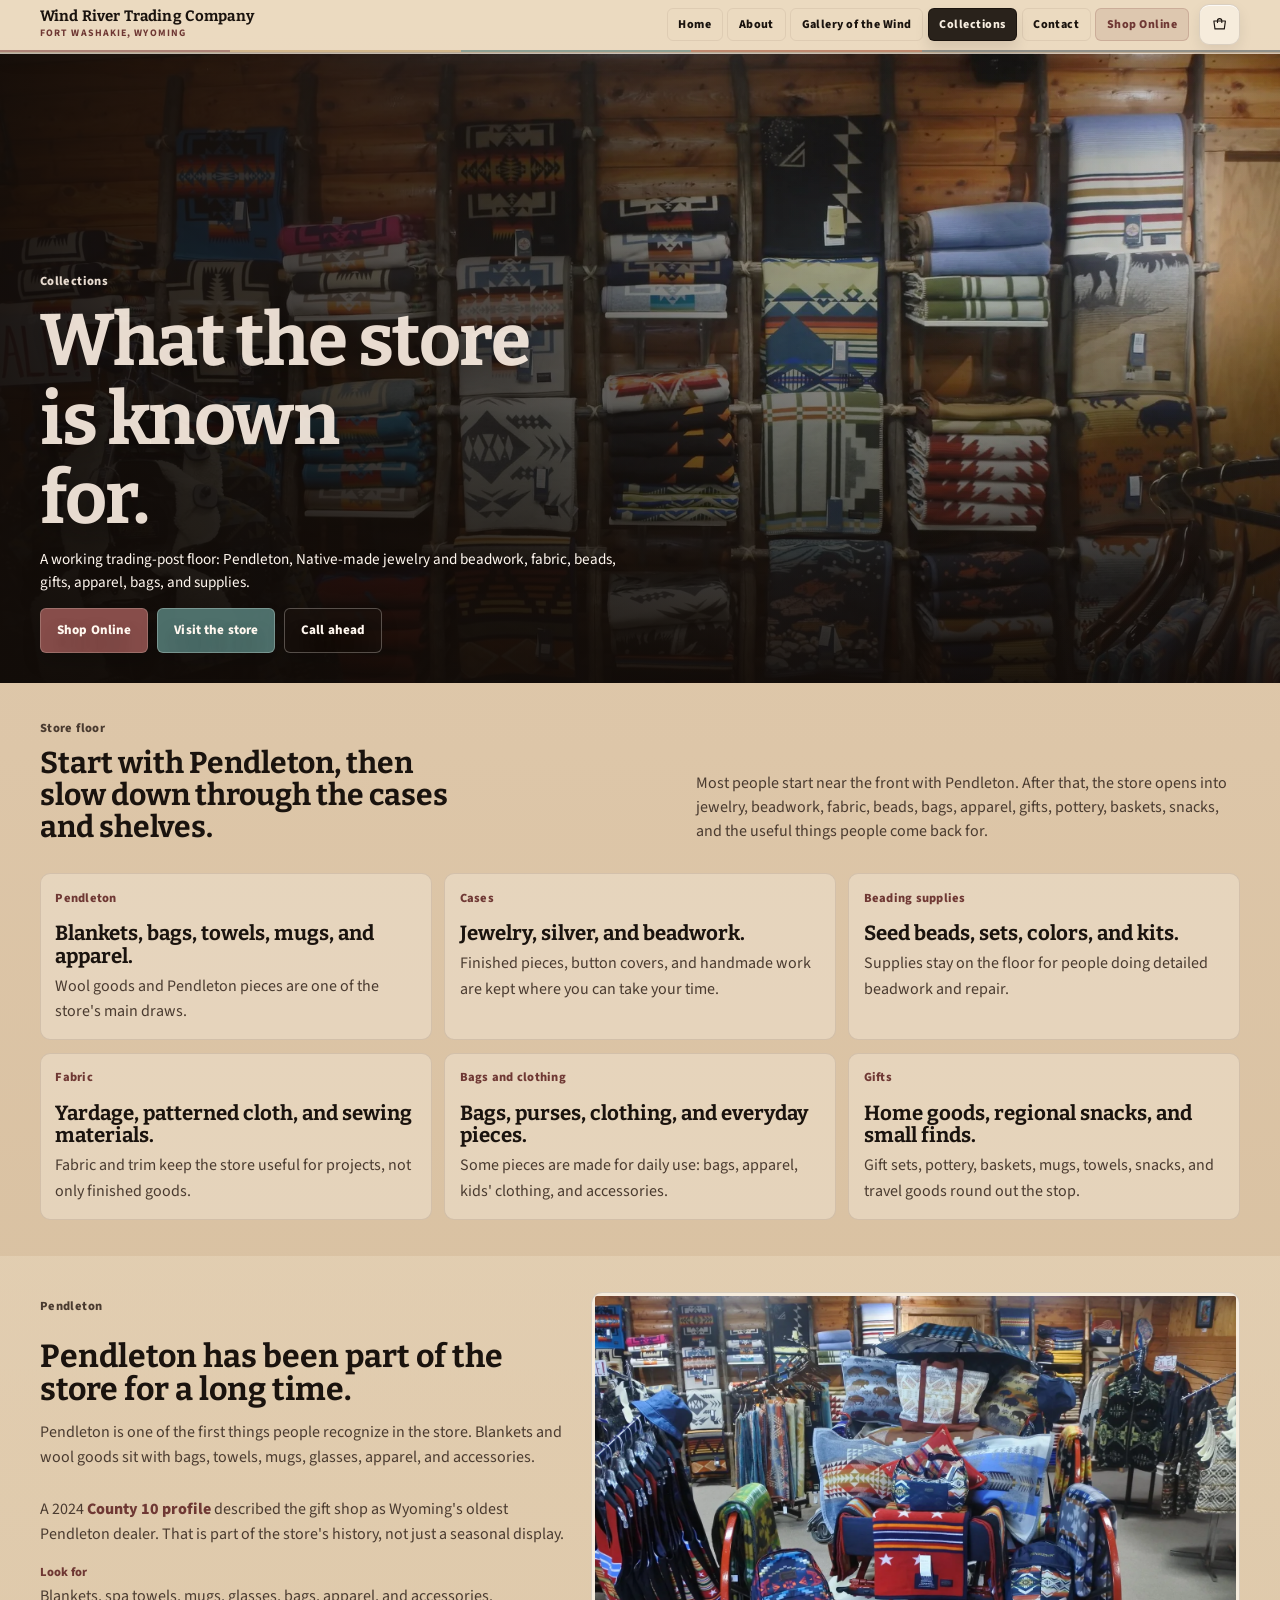
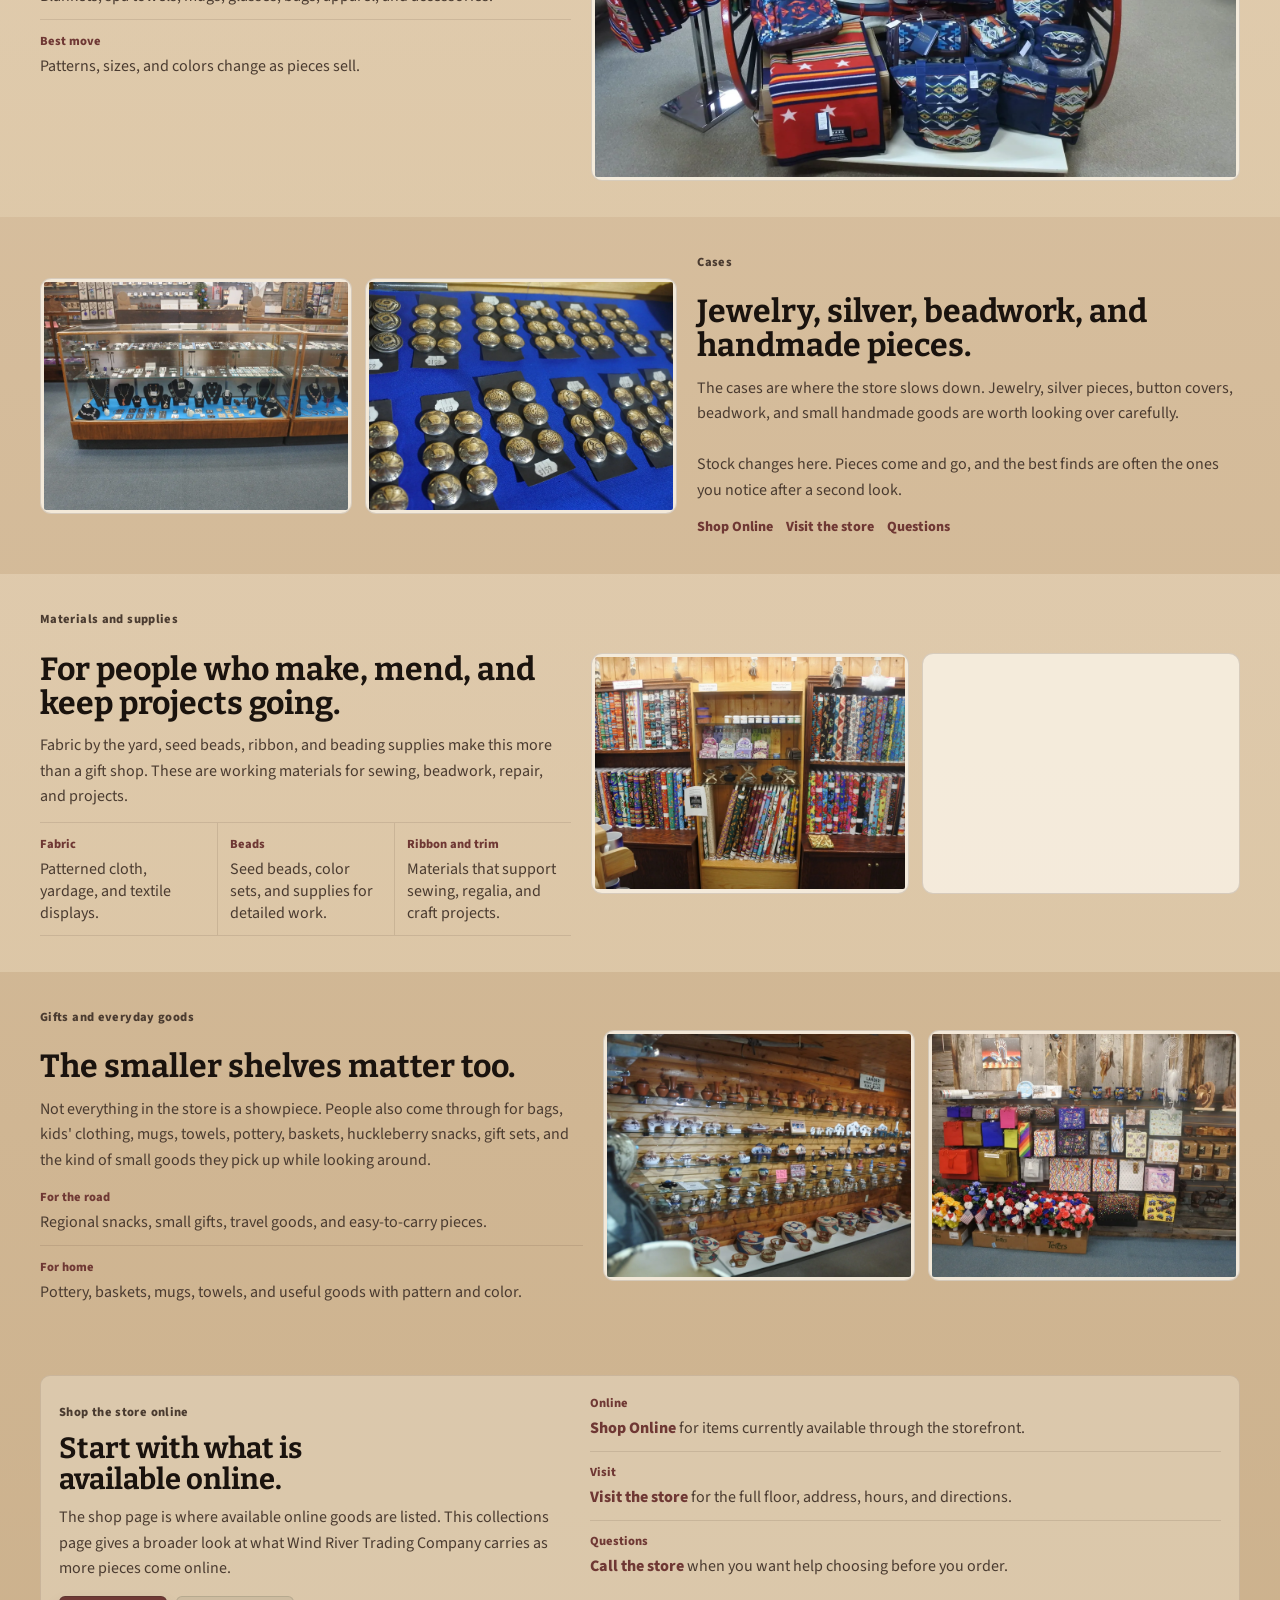
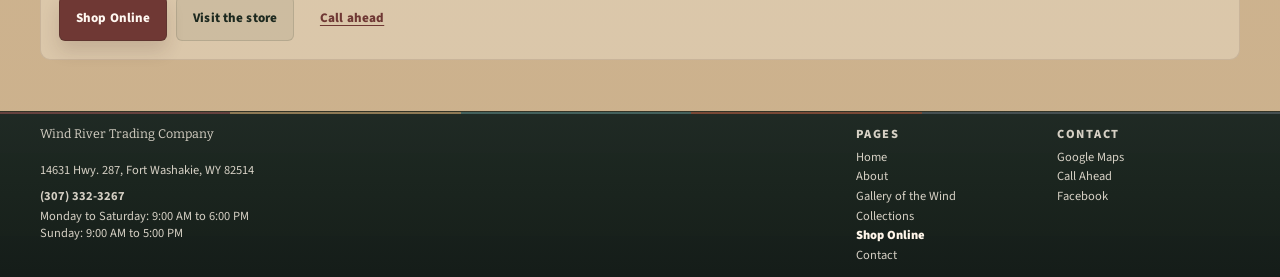
<file: collections.html>
<!DOCTYPE html>
<html lang="en-US">
  <head>
    <meta charset="UTF-8" />
    <meta name="viewport" content="width=device-width, initial-scale=1.0" />
    <title>Collections | Wind River Trading Company</title>
    <meta
      name="description"
      content="Browse the store floor at Wind River Trading Company: Pendleton, Native-made jewelry and beadwork, fabric, beads, gifts, bags, apparel, and supplies."
    />
    <meta name="robots" content="index,follow,max-image-preview:large,max-snippet:-1,max-video-preview:-1" />
    <link rel="canonical" href="https://wrtradingcompany.com/collections.html" />
    <link rel="icon" href="./assets/favicon.svg?v=20260422" type="image/svg+xml" />
    <link rel="icon" href="./assets/favicon-32x32.png?v=20260422" sizes="32x32" type="image/png" />
    <link rel="icon" href="./assets/favicon-16x16.png?v=20260422" sizes="16x16" type="image/png" />
    <link rel="shortcut icon" href="./assets/favicon.ico?v=20260422" />
    <link rel="apple-touch-icon" href="./assets/apple-touch-icon.png?v=20260422" sizes="180x180" />
    <link rel="manifest" href="./site.webmanifest?v=20260422" />
    <meta property="og:type" content="website" />
    <meta property="og:locale" content="en_US" />
    <meta property="og:site_name" content="Wind River Trading Company" />
    <meta property="og:title" content="Collections | Wind River Trading Company" />
    <meta
      property="og:description"
      content="Browse the store floor at Wind River Trading Company: Pendleton, Native-made jewelry and beadwork, fabric, beads, gifts, bags, apparel, and supplies."
    />
    <meta
      property="og:url"
      content="https://wrtradingcompany.com/collections.html"
    />
    <meta
      property="og:image"
      content="https://wrtradingcompany.com/images/wind-river-trading-inside-2.png"
    />
    <meta
      property="og:image:alt"
      content="Apparel racks and clothing displays inside Wind River Trading Company"
    />
    <meta name="twitter:card" content="summary_large_image" />
    <meta name="twitter:title" content="Collections | Wind River Trading Company" />
    <meta
      name="twitter:description"
      content="Browse the store floor at Wind River Trading Company: Pendleton, Native-made jewelry and beadwork, fabric, beads, gifts, bags, apparel, and supplies."
    />
    <meta
      name="twitter:image"
      content="https://wrtradingcompany.com/images/wind-river-trading-inside-2.png"
    />
    <link rel="preconnect" href="https://fonts.googleapis.com" />
    <link rel="preconnect" href="https://fonts.gstatic.com" crossorigin />
    <script>document.documentElement.classList.add('js');</script>
    <link
        href="https://fonts.googleapis.com/css2?family=Bitter:wght@400;700;800&family=Source+Sans+3:wght@400;700;800&display=swap"
        rel="stylesheet"
      />
    <link rel="stylesheet" href="./styles.css?v=20260427-mobile-bottom-dock-interactive" />
    <script defer src="./site.js?v=20260427-mobile-bottom-dock-interactive"></script>
    <script defer src="./shopify-cart-global.js?v=20260422"></script>
    <script type="application/ld+json">
      {
        "@context": "https://schema.org",
        "@graph": [
          {
            "@type": "Store",
            "@id": "https://wrtradingcompany.com/#store",
            "name": "Wind River Trading Company",
            "url": "https://wrtradingcompany.com/",
            "image": "https://wrtradingcompany.com/images/home-hero-storefront.jpg",
            "description": "Wind River Trading Company is a trading post in Fort Washakie with Pendleton, Native-made jewelry and beadwork, fabric, beads, gifts, bags, apparel, and supplies.",
            "telephone": "+1-307-332-3267",
            "address": {
              "@type": "PostalAddress",
              "streetAddress": "14631 Hwy. 287",
              "addressLocality": "Fort Washakie",
              "addressRegion": "WY",
              "postalCode": "82514",
              "addressCountry": "US"
            },
            "sameAs": [
              "https://www.facebook.com/Wind-River-Trading-Company-1144894348871478/"
            ],
            "hasMap": "https://maps.google.com/?q=14631+Hwy+287+Fort+Washakie+WY+82514"
          },
          {
            "@type": "CollectionPage",
            "@id": "https://wrtradingcompany.com/collections.html#webpage",
            "url": "https://wrtradingcompany.com/collections.html",
            "name": "Collections | Wind River Trading Company",
            "description": "Browse the store floor at Wind River Trading Company: Pendleton, Native-made jewelry and beadwork, fabric, beads, gifts, bags, apparel, and supplies.",
            "about": {
              "@id": "https://wrtradingcompany.com/#store"
            },
            "primaryImageOfPage": {
              "@type": "ImageObject",
              "url": "https://wrtradingcompany.com/images/wind-river-trading-inside-2.png"
            },
            "breadcrumb": {
              "@id": "https://wrtradingcompany.com/collections.html#breadcrumb"
            },
            "inLanguage": "en-US"
          },
          {
            "@type": "BreadcrumbList",
            "@id": "https://wrtradingcompany.com/collections.html#breadcrumb",
            "itemListElement": [
              {
                "@type": "ListItem",
                "position": 1,
                "name": "Home",
                "item": "https://wrtradingcompany.com/"
              },
              {
                "@type": "ListItem",
                "position": 2,
                "name": "Collections",
                "item": "https://wrtradingcompany.com/collections.html"
              }
            ]
          }
        ]
      }
    </script>
  </head>
  <body class="has-mobile-bottom-cta">
    <div class="site-shell">
      <header class="site-header">
        <div class="wrap">
          <nav class="nav-bar" aria-label="Primary">
            <a class="brand" href="index.html">
              <span class="brand-copy">
                <strong>Wind River Trading Company</strong>
                <span>Fort Washakie, Wyoming</span>
              </span>
            </a>
            <button
              class="nav-toggle"
              type="button"
              aria-expanded="false"
              aria-controls="primary-navigation"
              aria-label="Open menu"
              data-nav-toggle
            >
              <span class="sr-only">Toggle navigation</span>
              <span class="nav-toggle-box" aria-hidden="true">
                <span class="nav-toggle-bar"></span>
                <span class="nav-toggle-bar"></span>
                <span class="nav-toggle-bar"></span>
              </span>
            </button>
            <div class="nav-links" id="primary-navigation">
              <a href="index.html">Home</a>
              <a href="about.html">About</a>
              <a href="gallery-of-the-wind.html">Gallery of the Wind</a>
              <a aria-current="page" href="collections.html">Collections</a>
              <a href="contact.html">Contact</a>
              <a class="nav-conversion" href="shop.html">Shop Online</a>
            </div>
            <button class="header-cart-button" type="button" data-cart-trigger aria-label="Open cart">
              <span class="sr-only">Open cart</span>
              <svg class="header-cart-icon" viewBox="0 0 24 24" aria-hidden="true">
                <path d="M4 7h16l-1.5 11H5.5L4 7Z" fill="none" stroke="currentColor" stroke-width="1.6" stroke-linecap="round" stroke-linejoin="round"></path>
                <path d="M9 9V6.75a3 3 0 0 1 6 0V9" fill="none" stroke="currentColor" stroke-width="1.6" stroke-linecap="round" stroke-linejoin="round"></path>
              </svg>
              <span class="header-cart-badge" data-cart-count hidden aria-hidden="true">0</span>
            </button>
          </nav>
        </div>
      </header>

      <main>
        <section class="hero hero--immersive collections-immersive-hero">
          <img
            class="hero-backdrop"
            src="images/pendleton-blankets.webp"
            alt="Pendleton blankets on display inside Wind River Trading Company"
            width="1800"
            height="1200"
            fetchpriority="high"
            decoding="async"
          />
          <div class="wrap hero-grid">
            <div class="hero-copy">
              <p class="eyebrow">Collections</p>
              <h1><span class="hero-title-line">What the store</span><span class="hero-title-line">is known</span><span class="hero-title-line">for.</span></h1>
              <p class="lede">
                A working trading-post floor: Pendleton, Native-made jewelry and beadwork, fabric,
                beads, gifts, apparel, bags, and supplies.
              </p>
              <div class="button-row">
                <a class="btn btn-primary" href="shop.html">Shop Online</a>
                <a class="btn btn-ghost" href="contact.html">Visit the store</a>
                <a class="btn btn-tertiary" href="tel:+13073323267">Call ahead</a>
              </div>
            </div>
          </div>
        </section>

        <section class="section collection-lead-section">
          <div class="wrap collection-guide collection-guide--front">
            <figure class="framed-photo collection-lead-photo">
              <img
                src="images/pendleton-display.webp"
                alt="Pendleton blankets, bags, apparel, and accessories on display inside Wind River Trading Company"
                width="1800"
                height="1200"
                loading="lazy"
                decoding="async"
              />
            </figure>

            <div class="section-head collection-guide-head">
              <div>
                <p class="eyebrow">Store floor</p>
                <h2>Start with Pendleton, then slow down through the cases and shelves.</h2>
              </div>
              <p>
                Most people start near the front with Pendleton. After that, the store opens into
                jewelry, beadwork, fabric, beads, bags, apparel, gifts, pottery, baskets, snacks,
                and the useful things people come back for.
              </p>
            </div>

            <div class="collection-guide-grid collection-guide-grid--collections" aria-label="Collections carried at Wind River Trading Company">
              <article class="collection-guide-card">
                <p class="card-label">Pendleton</p>
                <h3>Blankets, bags, towels, mugs, and apparel.</h3>
                <p>Wool goods and Pendleton pieces are one of the store's main draws.</p>
              </article>
              <article class="collection-guide-card">
                <p class="card-label">Cases</p>
                <h3>Jewelry, silver, and beadwork.</h3>
                <p>Finished pieces, button covers, and handmade work are kept where you can take your time.</p>
              </article>
              <article class="collection-guide-card">
                <p class="card-label">Beading supplies</p>
                <h3>Seed beads, sets, colors, and kits.</h3>
                <p>Supplies stay on the floor for people doing detailed beadwork and repair.</p>
              </article>
              <article class="collection-guide-card">
                <p class="card-label">Fabric</p>
                <h3>Yardage, patterned cloth, and sewing materials.</h3>
                <p>Fabric and trim keep the store useful for projects, not only finished goods.</p>
              </article>
              <article class="collection-guide-card">
                <p class="card-label">Bags and clothing</p>
                <h3>Bags, purses, clothing, and everyday pieces.</h3>
                <p>Some pieces are made for daily use: bags, apparel, kids' clothing, and accessories.</p>
              </article>
              <article class="collection-guide-card">
                <p class="card-label">Gifts</p>
                <h3>Home goods, regional snacks, and small finds.</h3>
                <p>Gift sets, pottery, baskets, mugs, towels, snacks, and travel goods round out the stop.</p>
              </article>
            </div>
          </div>
        </section>

        <section class="section section-alt">
          <div class="wrap collection-feature collection-feature--pendleton">
            <div class="collection-feature-copy">
              <p class="eyebrow">Pendleton</p>
              <h2>Pendleton has been part of the store for a long time.</h2>
              <p>
                Pendleton is one of the first things people recognize in the store. Blankets and
                wool goods sit with bags, towels, mugs, glasses, apparel, and accessories.
              </p>
              <p>
                A 2024 <a class="text-link" href="https://county10.com/standing-the-test-of-time-hines-general-store/" target="_blank" rel="noreferrer">County 10 profile</a>
                described the gift shop as Wyoming's oldest Pendleton dealer. That is part of the
                store's history, not just a seasonal display.
              </p>
              <div class="grouped-list collection-feature-list">
                <div>
                  <strong>Look for</strong>
                  <span>Blankets, spa towels, mugs, glasses, bags, apparel, and accessories.</span>
                </div>
                <div>
                  <strong>Best move</strong>
                  <span>Patterns, sizes, and colors change as pieces sell.</span>
                </div>
              </div>
            </div>
            <div class="collection-feature-visuals photo-stack">
              <figure class="framed-photo captioned-photo collection-feature-photo collection-feature-photo--desktop-origin">
                <img
                  src="images/pendleton-display.webp"
                  alt="Pendleton blankets, bags, apparel, and accessories on display inside Wind River Trading Company"
                  width="1800"
                  height="1200"
                  loading="lazy"
                  decoding="async"
                />
              </figure>
            </div>
          </div>
        </section>

        <section class="section">
          <div class="wrap collection-feature collection-feature--makers">
            <div class="collection-feature-visuals media-pair">
              <figure class="framed-photo captioned-photo collection-feature-photo">
                <img
                  src="images/jewelry-display.webp"
                  alt="Jewelry display cases inside Wind River Trading Company"
                  width="1800"
                  height="1200"
                  loading="lazy"
                  decoding="async"
                />
              </figure>
              <figure class="framed-photo captioned-photo collection-feature-photo">
                <img
                  src="images/silver-button-covers.webp"
                  alt="Silver button covers displayed inside Wind River Trading Company"
                  width="1800"
                  height="1200"
                  loading="lazy"
                  decoding="async"
                />
              </figure>
            </div>
            <div class="collection-feature-copy">
              <p class="eyebrow">Cases</p>
              <h2>Jewelry, silver, beadwork, and handmade pieces.</h2>
              <p>
                The cases are where the store slows down. Jewelry, silver pieces, button covers,
                beadwork, and small handmade goods are worth looking over carefully.
              </p>
              <p>
                Stock changes here. Pieces come and go, and the best finds are often the ones you
                notice after a second look.
              </p>
              <div class="utility-links compact-links">
                <a href="shop.html">Shop Online</a>
                <a href="contact.html">Visit the store</a>
                <a href="tel:+13073323267">Questions</a>
              </div>
            </div>
          </div>
        </section>

        <section class="section section-alt">
          <div class="wrap collection-feature collection-feature--materials">
            <div class="collection-feature-copy">
              <p class="eyebrow">Materials and supplies</p>
              <h2>For people who make, mend, and keep projects going.</h2>
              <p>
                Fabric by the yard, seed beads, ribbon, and beading supplies make this more than a
                gift shop. These are working materials for sewing, beadwork, repair, and projects.
              </p>
              <div class="collection-supply-grid">
                <div>
                  <strong>Fabric</strong>
                  <span>Patterned cloth, yardage, and textile displays.</span>
                </div>
                <div>
                  <strong>Beads</strong>
                  <span>Seed beads, color sets, and supplies for detailed work.</span>
                </div>
                <div>
                  <strong>Ribbon and trim</strong>
                  <span>Materials that support sewing, regalia, and craft projects.</span>
                </div>
              </div>
            </div>
            <div class="collection-feature-visuals media-pair">
              <figure class="framed-photo captioned-photo collection-feature-photo">
                <img
                  src="images/fabric.webp"
                  alt="Fabric by the yard and craft supplies inside Wind River Trading Company"
                  width="1800"
                  height="1200"
                  loading="lazy"
                  decoding="async"
                />
              </figure>
              <figure class="framed-photo captioned-photo collection-feature-photo">
                <img
                  src="images/seed-beads.webp"
                  alt="Seed beads and beading supplies inside Wind River Trading Company"
                  width="1800"
                  height="1200"
                  loading="lazy"
                  decoding="async"
                />
              </figure>
            </div>
          </div>
        </section>

        <section class="section">
          <div class="wrap collection-feature collection-feature--goods">
            <div class="collection-feature-copy">
              <p class="eyebrow">Gifts and everyday goods</p>
              <h2>The smaller shelves matter too.</h2>
              <p>
                Not everything in the store is a showpiece. People also come through for bags,
                kids' clothing, mugs, towels, pottery, baskets, huckleberry snacks, gift sets, and
                the kind of small goods they pick up while looking around.
              </p>
              <div class="grouped-list collection-feature-list">
                <div>
                  <strong>For the road</strong>
                  <span>Regional snacks, small gifts, travel goods, and easy-to-carry pieces.</span>
                </div>
                <div>
                  <strong>For home</strong>
                  <span>Pottery, baskets, mugs, towels, and useful goods with pattern and color.</span>
                </div>
              </div>
            </div>
            <div class="collection-feature-visuals media-pair">
              <figure class="framed-photo detail-photo captioned-photo">
                <img
                  src="images/pottery-&-baskets.webp"
                  alt="Pottery and baskets displayed inside Wind River Trading Company"
                  width="1800"
                  height="1200"
                  loading="lazy"
                  decoding="async"
                />
              </figure>
              <figure class="framed-photo detail-photo captioned-photo">
                <img
                  src="images/gift-bags.webp"
                  alt="Gift bags, mugs, and small goods on display at Wind River Trading Company"
                  width="1800"
                  height="1200"
                  loading="lazy"
                  decoding="async"
                />
              </figure>
            </div>
          </div>
        </section>

        <section class="section">
          <div class="wrap">
            <div class="collection-close">
              <div class="collection-close-lead">
                <p class="eyebrow">Shop the store online</p>
                <h2>Start with what is available online.</h2>
                <p>
                  The shop page is where available online goods are listed. This collections page
                  gives a broader look at what Wind River Trading Company carries as more pieces
                  come online.
                </p>
                <div class="button-row">
                  <a class="btn btn-primary" href="shop.html">Shop Online</a>
                  <a class="btn btn-secondary" href="contact.html">Visit the store</a>
                  <a class="btn btn-tertiary" href="tel:+13073323267">Call ahead</a>
                </div>
              </div>
              <div class="grouped-list">
                <div>
                  <strong>Online</strong>
                  <span><a class="text-link" href="shop.html">Shop Online</a> for items currently available through the storefront.</span>
                </div>
                <div>
                  <strong>Visit</strong>
                  <span><a class="text-link" href="contact.html">Visit the store</a> for the full floor, address, hours, and directions.</span>
                </div>
                <div>
                  <strong>Questions</strong>
                  <span><a class="text-link" href="tel:+13073323267">Call the store</a> when you want help choosing before you order.</span>
                </div>
              </div>
            </div>
          </div>
        </section>
      </main>

      <footer class="footer">
        <div class="wrap footer-grid">
          <div class="footer-branding">
            <p class="footer-brand">Wind River Trading Company</p>
            <p class="footer-location">14631 Hwy. 287, Fort Washakie, WY 82514</p>
            <a class="footer-phone" href="tel:+13073323267">(307) 332-3267</a>
            <p class="footer-hours">Monday to Saturday: 9:00 AM to 6:00 PM<br />Sunday: 9:00 AM to 5:00 PM</p>
          </div>
          <div class="footer-link-groups">
            <div class="footer-links">
              <p class="footer-heading">Pages</p>
              <a href="index.html">Home</a>
              <a href="about.html">About</a>
              <a href="gallery-of-the-wind.html">Gallery of the Wind</a>
              <a href="collections.html">Collections</a>
              <a class="footer-primary-link" href="shop.html">Shop Online</a>
              <a href="contact.html">Contact</a>
            </div>
            <div class="footer-links">
              <p class="footer-heading">Contact</p>
              <a href="https://maps.google.com/?q=14631+Hwy+287+Fort+Washakie+WY+82514" target="_blank" rel="noreferrer">Google Maps</a>
              <a href="tel:+13073323267">Call Ahead</a>
              <a href="https://www.facebook.com/Wind-River-Trading-Company-1144894348871478/" target="_blank" rel="noreferrer">Facebook</a>
            </div>
          </div>
        </div>
      </footer>
    </div>
    <nav class="mobile-bottom-cta" aria-label="Shop and visit">
      <a class="mobile-bottom-cta__primary" href="shop.html">Shop Online</a>
      <a class="mobile-bottom-cta__secondary" href="contact.html">Visit Store</a>
    </nav>
  </body>
</html>
</file>
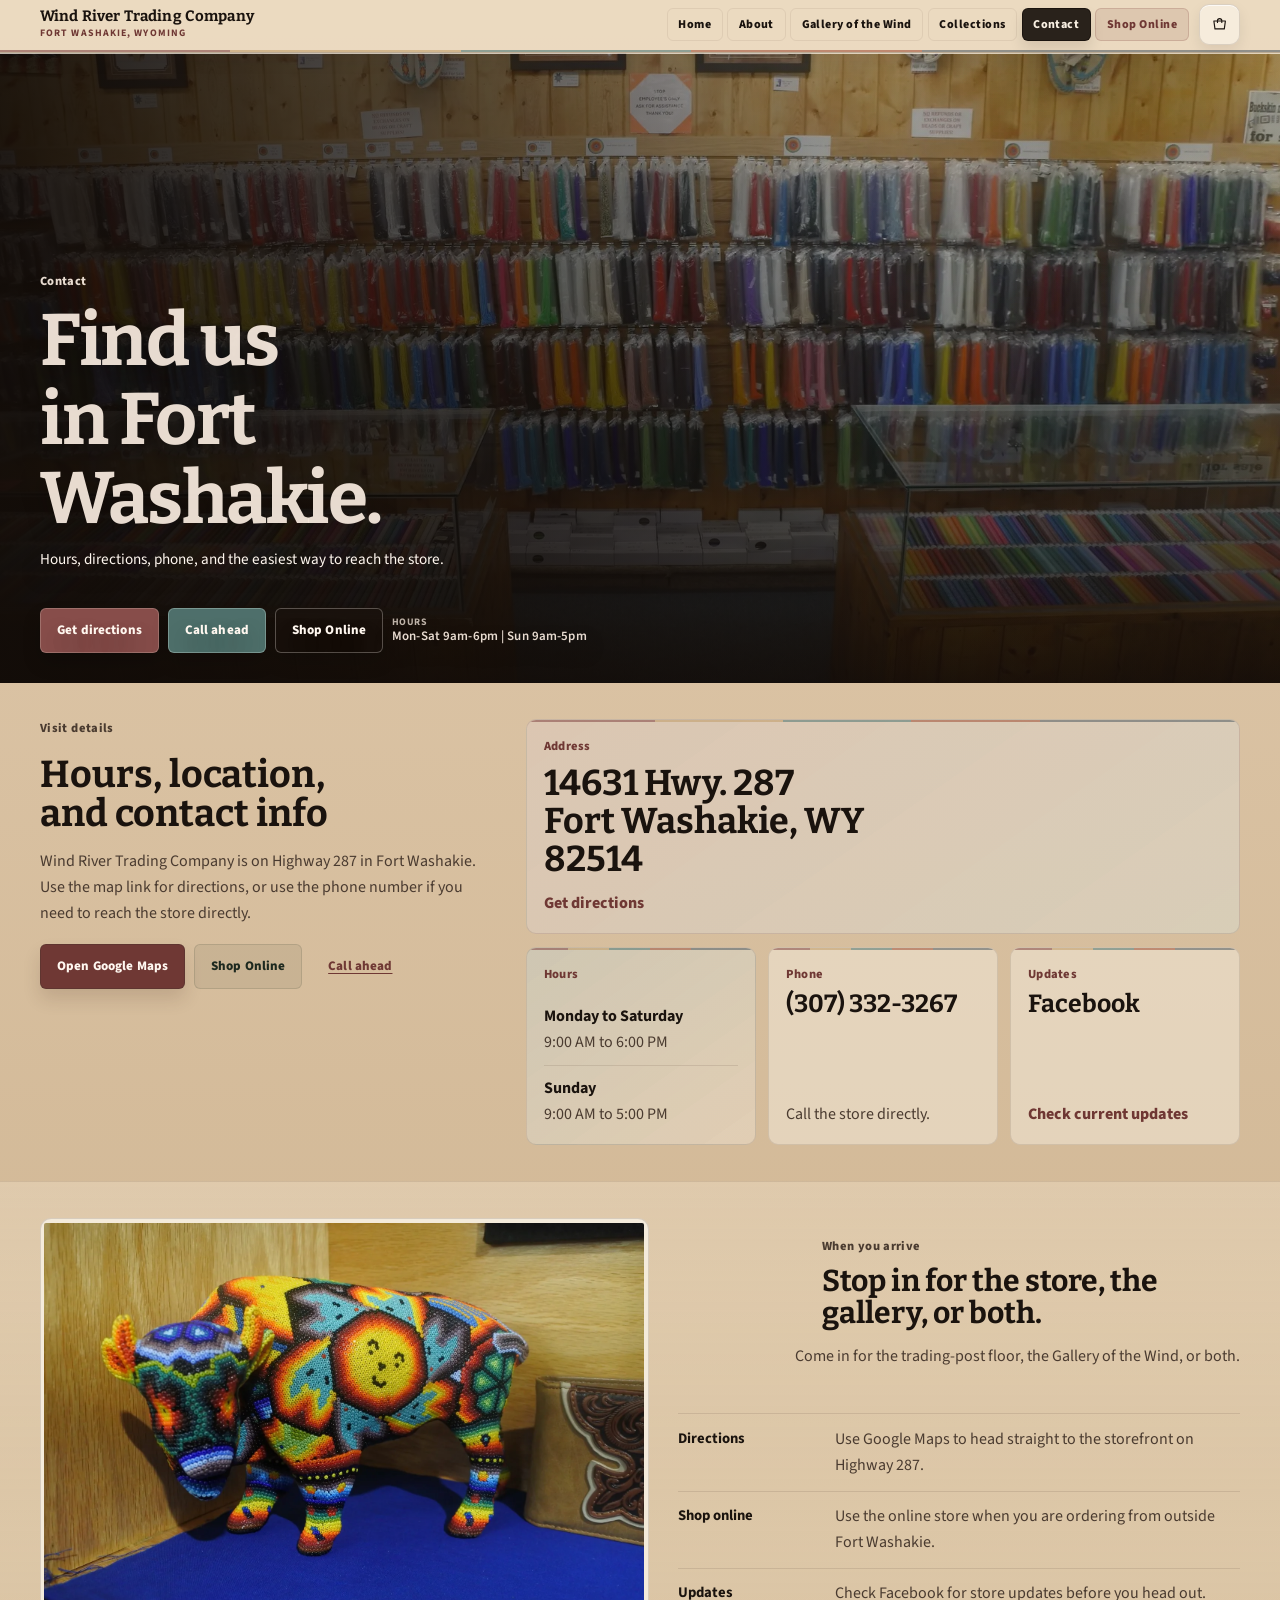
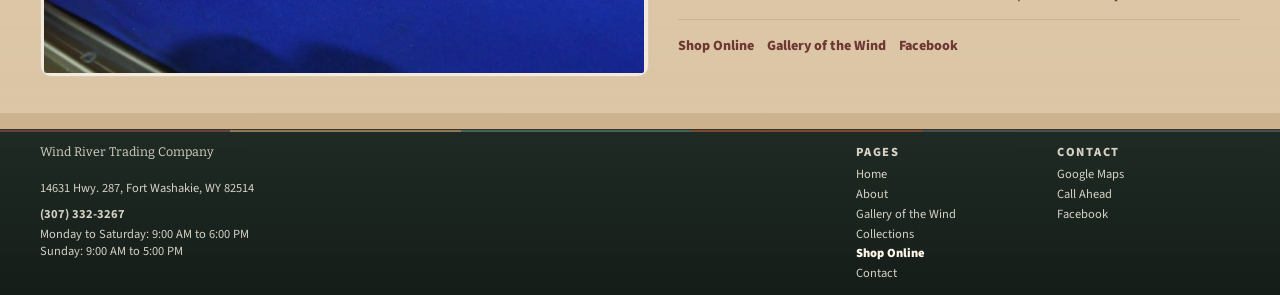
<file: contact.html>
<!DOCTYPE html>
<html lang="en-US">
  <head>
    <meta charset="UTF-8" />
    <meta name="viewport" content="width=device-width, initial-scale=1.0" />
    <title>Contact | Wind River Trading Company</title>
    <meta
      name="description"
      content="Hours, address, phone, directions, and Facebook for Wind River Trading Company in Fort Washakie."
    />
    <meta name="robots" content="index,follow,max-image-preview:large,max-snippet:-1,max-video-preview:-1" />
    <link rel="canonical" href="https://wrtradingcompany.com/contact.html" />
    <link rel="icon" href="./assets/favicon.svg?v=20260422" type="image/svg+xml" />
    <link rel="icon" href="./assets/favicon-32x32.png?v=20260422" sizes="32x32" type="image/png" />
    <link rel="icon" href="./assets/favicon-16x16.png?v=20260422" sizes="16x16" type="image/png" />
    <link rel="shortcut icon" href="./assets/favicon.ico?v=20260422" />
    <link rel="apple-touch-icon" href="./assets/apple-touch-icon.png?v=20260422" sizes="180x180" />
    <link rel="manifest" href="./site.webmanifest?v=20260422" />
    <meta property="og:type" content="website" />
    <meta property="og:locale" content="en_US" />
    <meta property="og:site_name" content="Wind River Trading Company" />
    <meta property="og:title" content="Contact | Wind River Trading Company" />
    <meta
      property="og:description"
      content="Hours, address, phone, directions, and Facebook for Wind River Trading Company in Fort Washakie."
    />
    <meta
      property="og:url"
      content="https://wrtradingcompany.com/contact.html"
    />
    <meta
      property="og:image"
      content="https://wrtradingcompany.com/images/seed-beads.JPG"
    />
    <meta
      property="og:image:alt"
      content="Seed beads and craft supplies at Wind River Trading Company"
    />
    <meta name="twitter:card" content="summary_large_image" />
    <meta name="twitter:title" content="Contact | Wind River Trading Company" />
    <meta
      name="twitter:description"
      content="Hours, address, phone, directions, and Facebook for Wind River Trading Company in Fort Washakie."
    />
    <meta
      name="twitter:image"
      content="https://wrtradingcompany.com/images/seed-beads.JPG"
    />
    <link rel="preconnect" href="https://fonts.googleapis.com" />
    <link rel="preconnect" href="https://fonts.gstatic.com" crossorigin />
    <script>document.documentElement.classList.add('js');</script>
    <link
        href="https://fonts.googleapis.com/css2?family=Bitter:wght@400;700;800&family=Source+Sans+3:wght@400;700;800&display=swap"
        rel="stylesheet"
      />
    <link rel="stylesheet" href="./styles.css?v=20260427-contact-buffalo-crop" />
    <script defer src="./site.js?v=20260427-mobile-bottom-dock-interactive"></script>
    <script defer src="./shopify-cart-global.js?v=20260422"></script>
    <script type="application/ld+json">
      {
        "@context": "https://schema.org",
        "@graph": [
          {
            "@type": "Store",
            "@id": "https://wrtradingcompany.com/#store",
            "name": "Wind River Trading Company",
            "url": "https://wrtradingcompany.com/",
            "image": "https://wrtradingcompany.com/images/home-hero-storefront.jpg",
            "description": "Wind River Trading Company is a trading post in Fort Washakie with the Gallery of the Wind.",
            "telephone": "+1-307-332-3267",
            "address": {
              "@type": "PostalAddress",
              "streetAddress": "14631 Hwy. 287",
              "addressLocality": "Fort Washakie",
              "addressRegion": "WY",
              "postalCode": "82514",
              "addressCountry": "US"
            },
            "sameAs": [
              "https://www.facebook.com/Wind-River-Trading-Company-1144894348871478/"
            ],
            "hasMap": "https://maps.google.com/?q=14631+Hwy+287+Fort+Washakie+WY+82514"
          },
          {
            "@type": "ContactPage",
            "@id": "https://wrtradingcompany.com/contact.html#webpage",
            "url": "https://wrtradingcompany.com/contact.html",
            "name": "Contact | Wind River Trading Company",
            "description": "Hours, address, phone, directions, and Facebook for Wind River Trading Company in Fort Washakie.",
            "about": {
              "@id": "https://wrtradingcompany.com/#store"
            },
            "primaryImageOfPage": {
              "@type": "ImageObject",
              "url": "https://wrtradingcompany.com/images/seed-beads.JPG"
            },
            "breadcrumb": {
              "@id": "https://wrtradingcompany.com/contact.html#breadcrumb"
            },
            "inLanguage": "en-US"
          },
          {
            "@type": "BreadcrumbList",
            "@id": "https://wrtradingcompany.com/contact.html#breadcrumb",
            "itemListElement": [
              {
                "@type": "ListItem",
                "position": 1,
                "name": "Home",
                "item": "https://wrtradingcompany.com/"
              },
              {
                "@type": "ListItem",
                "position": 2,
                "name": "Contact",
                "item": "https://wrtradingcompany.com/contact.html"
              }
            ]
          }
        ]
      }
    </script>
  </head>
  <body class="page-contact has-mobile-bottom-cta">
    <div class="site-shell">
      <header class="site-header">
        <div class="wrap">
          <nav class="nav-bar" aria-label="Primary">
            <a class="brand" href="index.html">
              <span class="brand-copy">
                <strong>Wind River Trading Company</strong>
                <span>Fort Washakie, Wyoming</span>
              </span>
            </a>
            <button
              class="nav-toggle"
              type="button"
              aria-expanded="false"
              aria-controls="primary-navigation"
              aria-label="Open menu"
              data-nav-toggle
            >
              <span class="sr-only">Toggle navigation</span>
              <span class="nav-toggle-box" aria-hidden="true">
                <span class="nav-toggle-bar"></span>
                <span class="nav-toggle-bar"></span>
                <span class="nav-toggle-bar"></span>
              </span>
            </button>
            <div class="nav-links" id="primary-navigation">
              <a href="index.html">Home</a>
              <a href="about.html">About</a>
              <a href="gallery-of-the-wind.html">Gallery of the Wind</a>
              <a href="collections.html">Collections</a>
              <a aria-current="page" href="contact.html">Contact</a>
              <a class="nav-conversion" href="shop.html">Shop Online</a>
            </div>
            <button class="header-cart-button" type="button" data-cart-trigger aria-label="Open cart">
              <span class="sr-only">Open cart</span>
              <svg class="header-cart-icon" viewBox="0 0 24 24" aria-hidden="true">
                <path d="M4 7h16l-1.5 11H5.5L4 7Z" fill="none" stroke="currentColor" stroke-width="1.6" stroke-linecap="round" stroke-linejoin="round"></path>
                <path d="M9 9V6.75a3 3 0 0 1 6 0V9" fill="none" stroke="currentColor" stroke-width="1.6" stroke-linecap="round" stroke-linejoin="round"></path>
              </svg>
              <span class="header-cart-badge" data-cart-count hidden aria-hidden="true">0</span>
            </button>
          </nav>
        </div>
      </header>

      <main>
        <section class="hero hero--immersive contact-immersive-hero">
          <img
            class="hero-backdrop"
            src="images/seed-beads.webp"
            alt="Seed beads and craft supplies displayed at Wind River Trading Company"
            width="1800"
            height="1200"
            fetchpriority="high"
            decoding="async"
          />
          <div class="wrap hero-grid">
            <div class="hero-copy">
              <p class="eyebrow">Contact</p>
              <h1><span class="hero-title-line">Find us</span><span class="hero-title-line">in Fort</span><span class="hero-title-line">Washakie.</span></h1>
              <p class="lede">
                Hours, directions, phone, and the easiest way to reach the store.
              </p>
              <div class="button-row">
                <a
                  class="btn btn-primary"
                  href="https://maps.google.com/?q=14631+Hwy+287+Fort+Washakie+WY+82514"
                  target="_blank"
                  rel="noreferrer"
                >
                  Get directions
                </a>
                <a class="btn btn-ghost" href="tel:+13073323267">Call ahead</a>
                <a class="btn btn-tertiary" href="shop.html">Shop Online</a>
                <span class="hero-hours-note">
                  <span class="hero-hours-note-label">Hours</span>
                  <span class="hero-hours-note-copy">Mon-Sat 9am-6pm | Sun 9am-5pm</span>
                </span>
              </div>
            </div>
          </div>
        </section>

        <section class="section contact-overview-section">
          <div class="wrap contact-overview-layout">
            <div class="contact-overview-copy">
              <p class="eyebrow">Visit details</p>
              <h2>Hours, location, and contact info</h2>
              <p>
                Wind River Trading Company is on Highway 287 in Fort Washakie. Use the map link for
                directions, or use the phone number if you need to reach the store directly.
              </p>
              <div class="button-row contact-overview-actions">
                <a
                  class="btn btn-primary"
                  href="https://maps.google.com/?q=14631+Hwy+287+Fort+Washakie+WY+82514"
                  target="_blank"
                  rel="noreferrer"
                >
                  Open Google Maps
                </a>
                <a class="btn btn-secondary" href="shop.html">Shop Online</a>
                <a class="btn btn-tertiary" href="tel:+13073323267">Call ahead</a>
              </div>
            </div>

            <div class="contact-detail-grid" aria-label="Contact details">
              <article class="contact-detail-card contact-detail-card--address">
                <div>
                  <p class="contact-card-label">Address</p>
                  <h3>14631 Hwy. 287<br />Fort Washakie, WY 82514</h3>
                </div>
                <a
                  class="text-link"
                  href="https://maps.google.com/?q=14631+Hwy+287+Fort+Washakie+WY+82514"
                  target="_blank"
                  rel="noreferrer"
                >
                  Get directions
                </a>
              </article>

              <article class="contact-detail-card contact-detail-card--hours">
                <p class="contact-card-label">Hours</p>
                <div class="contact-hours-list">
                  <div>
                    <strong>Monday to Saturday</strong>
                    <span>9:00 AM to 6:00 PM</span>
                  </div>
                  <div>
                    <strong>Sunday</strong>
                    <span>9:00 AM to 5:00 PM</span>
                  </div>
                </div>
              </article>

              <article class="contact-detail-card">
                <div>
                  <p class="contact-card-label">Phone</p>
                  <h3><a href="tel:+13073323267">(307) 332-3267</a></h3>
                </div>
                <span>Call the store directly.</span>
              </article>

              <article class="contact-detail-card">
                <div>
                  <p class="contact-card-label">Updates</p>
                  <h3>Facebook</h3>
                </div>
                <a
                  class="text-link"
                  href="https://www.facebook.com/Wind-River-Trading-Company-1144894348871478/"
                  target="_blank"
                  rel="noreferrer"
                >
                  Check current updates
                </a>
              </article>
            </div>
          </div>
        </section>

        <section class="section section-alt contact-arrival-section">
          <div class="wrap contact-arrival-layout">
            <figure class="framed-photo contact-arrival-photo captioned-photo">
              <img
                src="images/beaded-buffalo-2.webp"
                alt="Beaded buffalo displayed inside Wind River Trading Company"
                width="1800"
                height="1200"
                loading="lazy"
                decoding="async"
              />
            </figure>

            <div class="contact-arrival-copy">
              <div class="section-head contact-section-head">
                <div>
                  <p class="eyebrow">When you arrive</p>
                  <h2>Stop in for the store, the gallery, or both.</h2>
                </div>
                <p>
                  Come in for the trading-post floor, the Gallery of the Wind, or both.
                </p>
              </div>
              <div class="note-list contact-note-list">
                <div class="note-item">
                  <strong>Directions</strong>
                  <span>Use Google Maps to head straight to the storefront on Highway 287.</span>
                </div>
                <div class="note-item">
                  <strong>Shop online</strong>
                  <span>Use the online store when you are ordering from outside Fort Washakie.</span>
                </div>
                <div class="note-item">
                  <strong>Updates</strong>
                  <span>Check Facebook for store updates before you head out.</span>
                </div>
              </div>
              <div class="utility-links compact-links">
                <a href="shop.html">Shop Online</a>
                <a href="gallery-of-the-wind.html">Gallery of the Wind</a>
                <a href="https://www.facebook.com/Wind-River-Trading-Company-1144894348871478/" target="_blank" rel="noreferrer">Facebook</a>
              </div>
            </div>
          </div>
        </section>

      </main>

      <footer class="footer">
        <div class="wrap footer-grid">
          <div class="footer-branding">
            <p class="footer-brand">Wind River Trading Company</p>
            <p class="footer-location">14631 Hwy. 287, Fort Washakie, WY 82514</p>
            <a class="footer-phone" href="tel:+13073323267">(307) 332-3267</a>
            <p class="footer-hours">Monday to Saturday: 9:00 AM to 6:00 PM<br />Sunday: 9:00 AM to 5:00 PM</p>
          </div>
          <div class="footer-link-groups">
            <div class="footer-links">
              <p class="footer-heading">Pages</p>
              <a href="index.html">Home</a>
              <a href="about.html">About</a>
              <a href="gallery-of-the-wind.html">Gallery of the Wind</a>
              <a href="collections.html">Collections</a>
              <a class="footer-primary-link" href="shop.html">Shop Online</a>
              <a href="contact.html">Contact</a>
            </div>
            <div class="footer-links">
              <p class="footer-heading">Contact</p>
              <a href="https://maps.google.com/?q=14631+Hwy+287+Fort+Washakie+WY+82514" target="_blank" rel="noreferrer">Google Maps</a>
              <a href="tel:+13073323267">Call Ahead</a>
              <a href="https://www.facebook.com/Wind-River-Trading-Company-1144894348871478/" target="_blank" rel="noreferrer">Facebook</a>
            </div>
          </div>
        </div>
      </footer>
    </div>
    <nav class="mobile-bottom-cta" aria-label="Shop and directions">
      <a class="mobile-bottom-cta__primary" href="shop.html">Shop Online</a>
      <a
        class="mobile-bottom-cta__secondary"
        href="https://maps.google.com/?q=14631+Hwy+287+Fort+Washakie+WY+82514"
        target="_blank"
        rel="noreferrer"
      >
        Get Directions
      </a>
    </nav>
  </body>
</html>
</file>
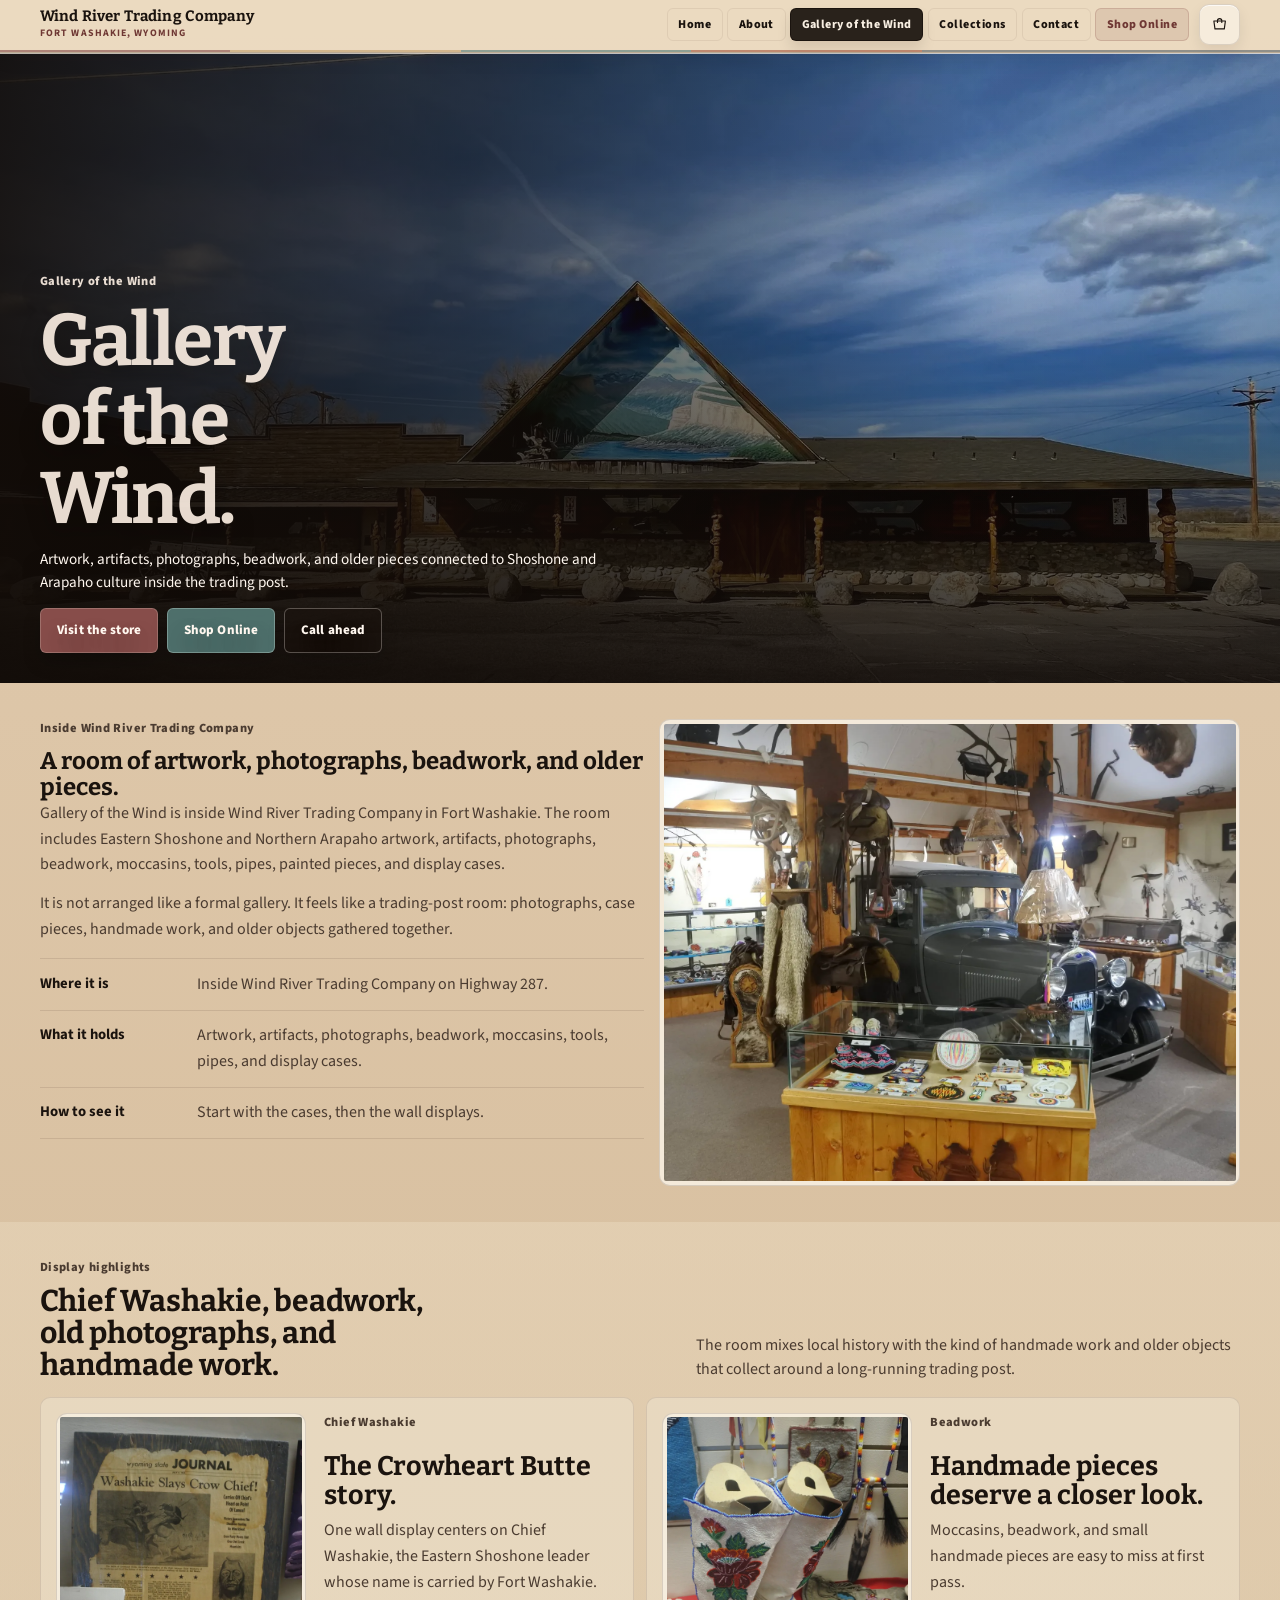
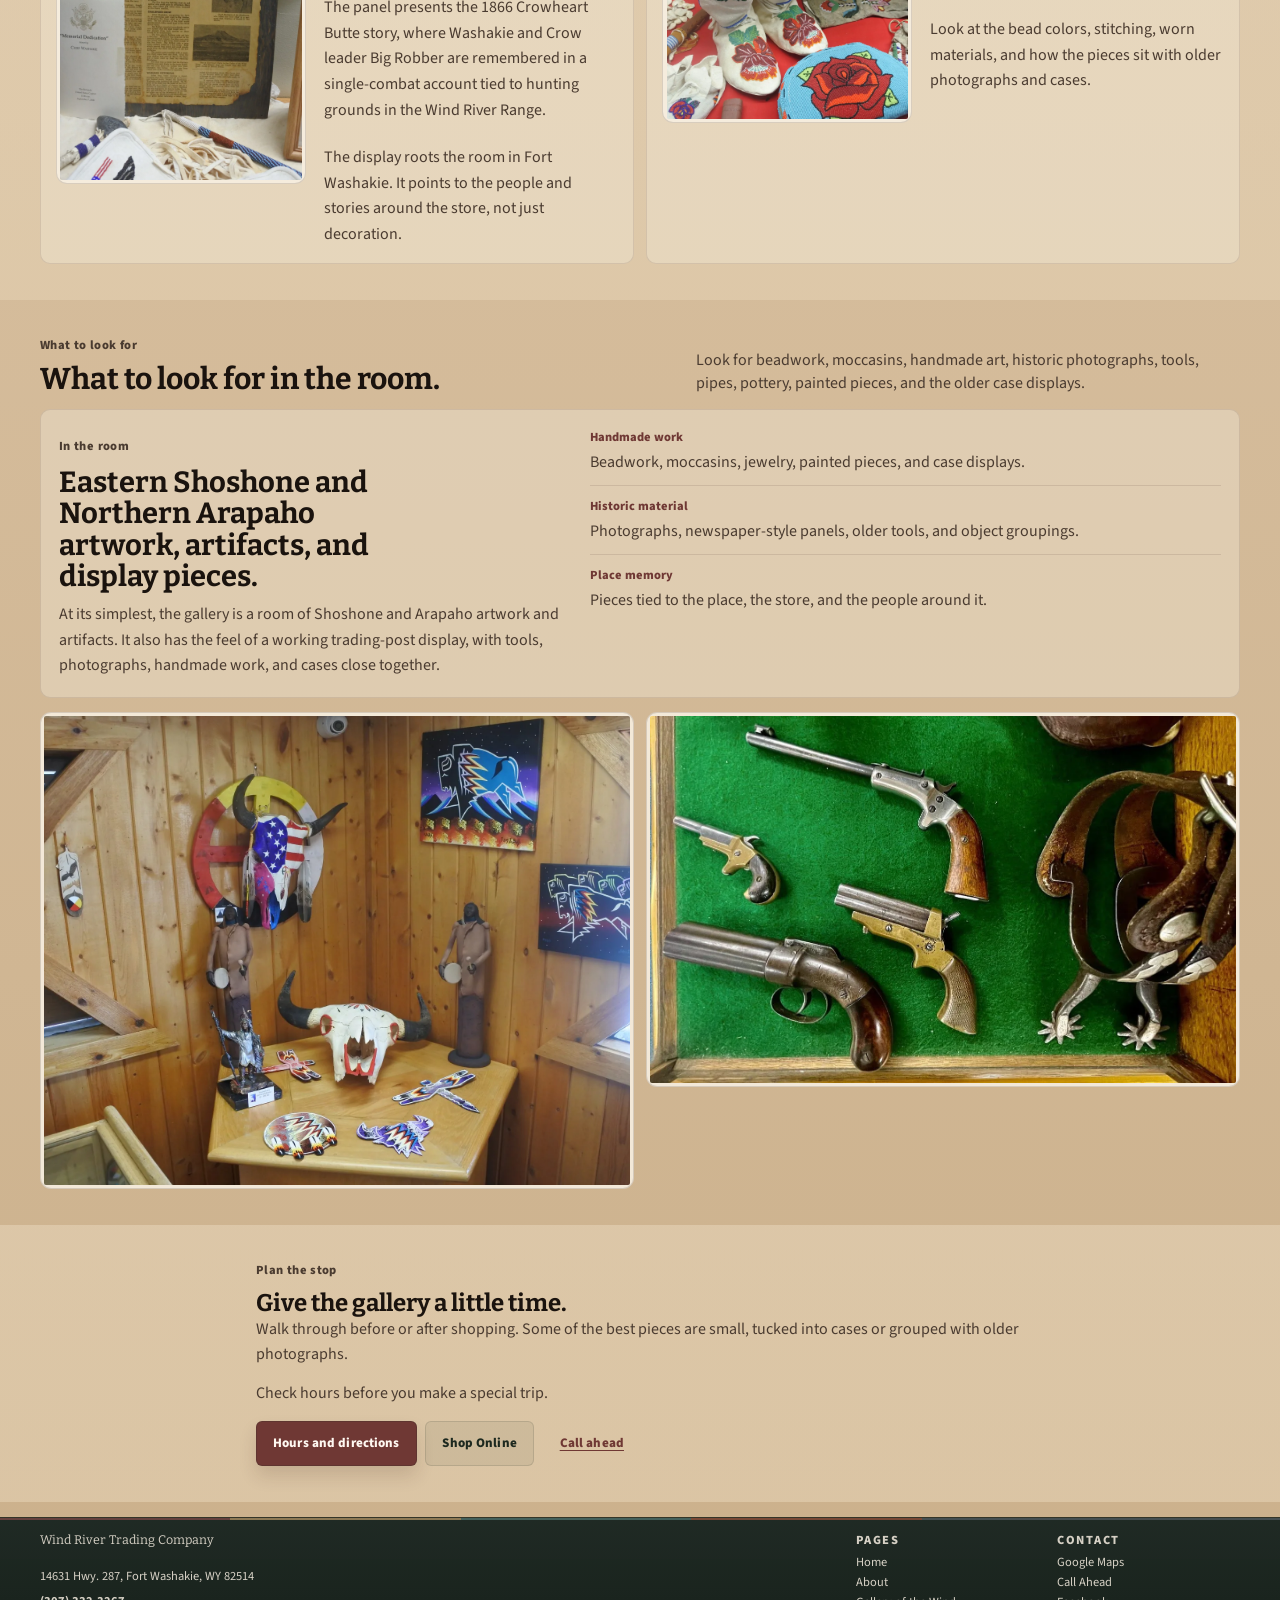
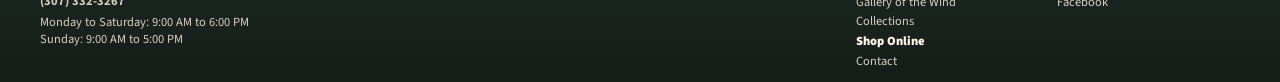
<file: gallery-of-the-wind.html>
<!DOCTYPE html>
<html lang="en-US">
  <head>
    <meta charset="UTF-8" />
    <meta name="viewport" content="width=device-width, initial-scale=1.0" />
    <title>Gallery of the Wind | Wind River Trading Company</title>
    <meta
      name="description"
      content="Gallery of the Wind at Wind River Trading Company, with Eastern Shoshone and Northern Arapaho artwork, artifacts, photographs, beadwork, and trading-post displays."
    />
    <meta name="robots" content="index,follow,max-image-preview:large,max-snippet:-1,max-video-preview:-1" />
    <link rel="canonical" href="https://wrtradingcompany.com/gallery-of-the-wind.html" />
    <link rel="icon" href="./assets/favicon.svg?v=20260422" type="image/svg+xml" />
    <link rel="icon" href="./assets/favicon-32x32.png?v=20260422" sizes="32x32" type="image/png" />
    <link rel="icon" href="./assets/favicon-16x16.png?v=20260422" sizes="16x16" type="image/png" />
    <link rel="shortcut icon" href="./assets/favicon.ico?v=20260422" />
    <link rel="apple-touch-icon" href="./assets/apple-touch-icon.png?v=20260422" sizes="180x180" />
    <link rel="manifest" href="./site.webmanifest?v=20260422" />
    <meta property="og:type" content="website" />
    <meta property="og:locale" content="en_US" />
    <meta property="og:site_name" content="Wind River Trading Company" />
    <meta property="og:title" content="Gallery of the Wind | Wind River Trading Company" />
    <meta
      property="og:description"
      content="Gallery of the Wind at Wind River Trading Company, with Eastern Shoshone and Northern Arapaho artwork, artifacts, photographs, beadwork, and trading-post displays."
    />
    <meta
      property="og:url"
      content="https://wrtradingcompany.com/gallery-of-the-wind.html"
    />
    <meta
      property="og:image"
      content="https://wrtradingcompany.com/images/gallery-of-the-wind-hero.jpeg"
    />
    <meta
      property="og:image:alt"
      content="Exterior of the Gallery of the Wind building at Wind River Trading Company"
    />
    <meta name="twitter:card" content="summary_large_image" />
    <meta name="twitter:title" content="Gallery of the Wind | Wind River Trading Company" />
    <meta
      name="twitter:description"
      content="Gallery of the Wind at Wind River Trading Company, with Eastern Shoshone and Northern Arapaho artwork, artifacts, photographs, beadwork, and trading-post displays."
    />
    <meta
      name="twitter:image"
      content="https://wrtradingcompany.com/images/gallery-of-the-wind-hero.jpeg"
    />
    <link rel="preconnect" href="https://fonts.googleapis.com" />
    <link rel="preconnect" href="https://fonts.gstatic.com" crossorigin />
    <script>document.documentElement.classList.add('js');</script>
    <link
        href="https://fonts.googleapis.com/css2?family=Bitter:wght@400;700;800&family=Source+Sans+3:wght@400;700;800&display=swap"
        rel="stylesheet"
      />
    <link rel="stylesheet" href="./styles.css?v=20260427-gallery-photo-cleanup" />
    <script defer src="./site.js?v=20260427-mobile-bottom-dock-interactive"></script>
    <script defer src="./shopify-cart-global.js?v=20260422"></script>
    <script type="application/ld+json">
      {
        "@context": "https://schema.org",
        "@graph": [
          {
            "@type": "Store",
            "@id": "https://wrtradingcompany.com/#store",
            "name": "Wind River Trading Company",
            "url": "https://wrtradingcompany.com/",
            "image": "https://wrtradingcompany.com/images/home-hero-storefront.jpg",
            "description": "Wind River Trading Company is a trading post in Fort Washakie with the Gallery of the Wind.",
            "telephone": "+1-307-332-3267",
            "address": {
              "@type": "PostalAddress",
              "streetAddress": "14631 Hwy. 287",
              "addressLocality": "Fort Washakie",
              "addressRegion": "WY",
              "postalCode": "82514",
              "addressCountry": "US"
            },
            "sameAs": [
              "https://www.facebook.com/Wind-River-Trading-Company-1144894348871478/"
            ],
            "hasMap": "https://maps.google.com/?q=14631+Hwy+287+Fort+Washakie+WY+82514"
          },
          {
            "@type": "WebPage",
            "@id": "https://wrtradingcompany.com/gallery-of-the-wind.html#webpage",
            "url": "https://wrtradingcompany.com/gallery-of-the-wind.html",
            "name": "Gallery of the Wind | Wind River Trading Company",
            "description": "Gallery of the Wind at Wind River Trading Company, with Eastern Shoshone and Northern Arapaho artwork, artifacts, photographs, beadwork, and trading-post displays.",
            "about": {
              "@id": "https://wrtradingcompany.com/#store"
            },
            "primaryImageOfPage": {
              "@type": "ImageObject",
              "url": "https://wrtradingcompany.com/images/gallery-of-the-wind-hero.jpeg"
            },
            "breadcrumb": {
              "@id": "https://wrtradingcompany.com/gallery-of-the-wind.html#breadcrumb"
            },
            "inLanguage": "en-US"
          },
          {
            "@type": "BreadcrumbList",
            "@id": "https://wrtradingcompany.com/gallery-of-the-wind.html#breadcrumb",
            "itemListElement": [
              {
                "@type": "ListItem",
                "position": 1,
                "name": "Home",
                "item": "https://wrtradingcompany.com/"
              },
              {
                "@type": "ListItem",
                "position": 2,
                "name": "Gallery of the Wind",
                "item": "https://wrtradingcompany.com/gallery-of-the-wind.html"
              }
            ]
          }
        ]
      }
    </script>
  </head>
  <body class="page-gallery has-mobile-bottom-cta">
    <div class="site-shell">
      <header class="site-header">
        <div class="wrap">
          <nav class="nav-bar" aria-label="Primary">
            <a class="brand" href="index.html">
              <span class="brand-copy">
                <strong>Wind River Trading Company</strong>
                <span>Fort Washakie, Wyoming</span>
              </span>
            </a>
            <button
              class="nav-toggle"
              type="button"
              aria-expanded="false"
              aria-controls="primary-navigation"
              aria-label="Open menu"
              data-nav-toggle
            >
              <span class="sr-only">Toggle navigation</span>
              <span class="nav-toggle-box" aria-hidden="true">
                <span class="nav-toggle-bar"></span>
                <span class="nav-toggle-bar"></span>
                <span class="nav-toggle-bar"></span>
              </span>
            </button>
            <div class="nav-links" id="primary-navigation">
              <a href="index.html">Home</a>
              <a href="about.html">About</a>
              <a aria-current="page" href="gallery-of-the-wind.html">Gallery of the Wind</a>
              <a href="collections.html">Collections</a>
              <a href="contact.html">Contact</a>
              <a class="nav-conversion" href="shop.html">Shop Online</a>
            </div>
            <button class="header-cart-button" type="button" data-cart-trigger aria-label="Open cart">
              <span class="sr-only">Open cart</span>
              <svg class="header-cart-icon" viewBox="0 0 24 24" aria-hidden="true">
                <path d="M4 7h16l-1.5 11H5.5L4 7Z" fill="none" stroke="currentColor" stroke-width="1.6" stroke-linecap="round" stroke-linejoin="round"></path>
                <path d="M9 9V6.75a3 3 0 0 1 6 0V9" fill="none" stroke="currentColor" stroke-width="1.6" stroke-linecap="round" stroke-linejoin="round"></path>
              </svg>
              <span class="header-cart-badge" data-cart-count hidden aria-hidden="true">0</span>
            </button>
          </nav>
        </div>
      </header>

      <main>
        <section class="hero hero--immersive gallery-immersive-hero">
          <img
            class="hero-backdrop"
            src="images/gallery-of-the-wind-hero.webp"
            alt="Exterior of the Gallery of the Wind building at Wind River Trading Company"
            width="2000"
            height="1126"
            fetchpriority="high"
            decoding="async"
          />
          <div class="wrap hero-grid">
            <div class="hero-copy">
              <p class="eyebrow">Gallery of the Wind</p>
              <h1><span class="hero-title-line">Gallery</span><span class="hero-title-line">of the</span><span class="hero-title-line">Wind.</span></h1>
              <p class="lede">
                Artwork, artifacts, photographs, beadwork, and older pieces connected to Shoshone
                and Arapaho culture inside the trading post.
              </p>
              <div class="button-row">
                <a class="btn btn-primary" href="contact.html">Visit the store</a>
                <a class="btn btn-ghost" href="shop.html">Shop Online</a>
                <a class="btn btn-tertiary" href="tel:+13073323267">Call ahead</a>
              </div>
            </div>
          </div>
        </section>

        <section class="section">
          <div class="wrap">
            <figure class="framed-photo gallery-mobile-lead-photo">
              <img
                src="images/gallery-of-the-wind-2.webp"
                alt="Historic car and surrounding display pieces inside the Gallery of the Wind"
                width="1800"
                height="1200"
                loading="lazy"
                decoding="async"
              />
            </figure>
          </div>
          <div class="wrap split-feature gallery-intro">
            <div class="gallery-intro-copy">
              <p class="eyebrow">Inside Wind River Trading Company</p>
              <h2>A room of artwork, photographs, beadwork, and older pieces.</h2>
              <p>
                Gallery of the Wind is inside Wind River Trading Company in Fort Washakie. The room
                includes Eastern Shoshone and Northern Arapaho artwork, artifacts, photographs,
                beadwork, moccasins, tools, pipes, painted pieces, and display cases.
              </p>
              <p>
                It is not arranged like a formal gallery. It feels like a trading-post room:
                photographs, case pieces, handmade work, and older objects gathered together.
              </p>
              <div class="note-list">
                <div class="note-item">
                  <strong>Where it is</strong>
                  <span>Inside Wind River Trading Company on Highway 287.</span>
                </div>
                <div class="note-item">
                  <strong>What it holds</strong>
                  <span>Artwork, artifacts, photographs, beadwork, moccasins, tools, pipes, and display cases.</span>
                </div>
                <div class="note-item">
                  <strong>How to see it</strong>
                  <span>Start with the cases, then the wall displays.</span>
                </div>
              </div>
            </div>

            <div class="photo-stack gallery-intro-visual">
              <figure class="framed-photo wide-photo">
                <img
                  src="images/gallery-of-the-wind-2.webp"
                  alt="Historic car and surrounding display pieces inside the Gallery of the Wind"
                  width="1800"
                  height="1200"
                  loading="lazy"
                  decoding="async"
                />
              </figure>
            </div>
          </div>
        </section>

        <section class="section section-alt">
          <div class="wrap">
            <div class="section-head">
              <div>
                <p class="eyebrow">Display highlights</p>
                <h2>Chief Washakie, beadwork, old photographs, and handmade work.</h2>
              </div>
              <p>
                The room mixes local history with the kind of handmade work and older objects that
                collect around a long-running trading post.
              </p>
            </div>

            <div class="gallery-highlight-grid">
              <article class="gallery-highlight-card">
                <figure class="framed-photo gallery-newspaper-photo captioned-photo">
                  <img
                    src="images/chief-washakie-article.webp"
                    alt="Display panel about Chief Washakie and the Crowheart Butte story"
                    width="1200"
                    height="1800"
                    loading="lazy"
                    decoding="async"
                  />
                </figure>
                <div class="gallery-highlight-copy">
                  <p class="eyebrow">Chief Washakie</p>
                  <h3>The Crowheart Butte story.</h3>
                  <p>
                    One wall display centers on Chief Washakie, the Eastern Shoshone leader whose
                    name is carried by Fort Washakie. The panel presents the 1866 Crowheart Butte
                    story, where Washakie and Crow leader Big Robber are remembered in a single-combat
                    account tied to hunting grounds in the Wind River Range.
                  </p>
                  <p>
                    The display roots the room in Fort Washakie. It points to the people and stories
                    around the store, not just decoration.
                  </p>
                </div>
              </article>

              <article class="gallery-highlight-card">
                <figure class="framed-photo gallery-moccasins-photo">
                  <img
                    src="images/gallery-of-the-wind-moccasins.webp"
                    alt="Moccasins displayed inside the Gallery of the Wind"
                    width="1200"
                    height="1800"
                    loading="lazy"
                    decoding="async"
                  />
                </figure>
                <div class="gallery-highlight-copy">
                  <p class="eyebrow">Beadwork</p>
                  <h3>Handmade pieces deserve a closer look.</h3>
                  <p>
                    Moccasins, beadwork, and small handmade pieces are easy to miss at first pass.
                  </p>
                  <p>
                    Look at the bead colors, stitching, worn materials, and how the pieces sit with
                    older photographs and cases.
                  </p>
                </div>
              </article>
            </div>
          </div>
        </section>

        <section class="section">
          <div class="wrap">
            <div class="section-head">
              <div>
                <p class="eyebrow">What to look for</p>
                <h2>What to look for in the room.</h2>
              </div>
              <p>
                Look for beadwork, moccasins, handmade art, historic photographs, tools, pipes,
                pottery, painted pieces, and the older case displays.
              </p>
            </div>

            <div class="gallery-panel gallery-panel--specific">
              <div class="gallery-panel-lead">
                <p class="eyebrow">In the room</p>
                <h3>Eastern Shoshone and Northern Arapaho artwork, artifacts, and display pieces.</h3>
                <p>
                  At its simplest, the gallery is a room of Shoshone and Arapaho artwork and
                  artifacts. It also has the feel of a working trading-post display, with tools,
                  photographs, handmade work, and cases close together.
                </p>
              </div>
              <div class="grouped-list">
                <div>
                  <strong>Handmade work</strong>
                  <span>Beadwork, moccasins, jewelry, painted pieces, and case displays.</span>
                </div>
                <div>
                  <strong>Historic material</strong>
                  <span>Photographs, newspaper-style panels, older tools, and object groupings.</span>
                </div>
                <div>
                  <strong>Place memory</strong>
                  <span>Pieces tied to the place, the store, and the people around it.</span>
                </div>
              </div>
            </div>

            <div class="photo-grid gallery-photo-grid gallery-photo-grid--reduced" aria-label="Gallery details">
              <figure class="framed-photo detail-photo captioned-photo">
                <img
                  src="images/fine-art-1.webp"
                  alt="Painted and carved display pieces inside the Gallery of the Wind"
                  width="1800"
                  height="1200"
                  loading="lazy"
                  decoding="async"
                />
              </figure>
              <figure class="framed-photo detail-photo captioned-photo gallery-guns-photo">
                <img
                  src="images/historic-guns-display.webp"
                  alt="Historic firearms displayed inside the Gallery of the Wind"
                  width="1323"
                  height="828"
                  loading="lazy"
                  decoding="async"
                />
              </figure>
            </div>
          </div>
        </section>

        <section class="section section-alt">
          <div class="wrap gallery-plan-copy">
            <div>
              <p class="eyebrow">Plan the stop</p>
              <h2>Give the gallery a little time.</h2>
              <p>
                Walk through before or after shopping. Some of the best pieces are small, tucked
                into cases or grouped with older photographs.
              </p>
              <p>
                Check hours before you make a special trip.
              </p>
              <div class="button-row">
                <a class="btn btn-primary" href="contact.html">Hours and directions</a>
                <a class="btn btn-secondary" href="shop.html">Shop Online</a>
                <a class="btn btn-tertiary" href="tel:+13073323267">Call ahead</a>
              </div>
            </div>
          </div>
        </section>
      </main>

      <footer class="footer">
        <div class="wrap footer-grid">
          <div class="footer-branding">
            <p class="footer-brand">Wind River Trading Company</p>
            <p class="footer-location">14631 Hwy. 287, Fort Washakie, WY 82514</p>
            <a class="footer-phone" href="tel:+13073323267">(307) 332-3267</a>
            <p class="footer-hours">Monday to Saturday: 9:00 AM to 6:00 PM<br />Sunday: 9:00 AM to 5:00 PM</p>
          </div>
          <div class="footer-link-groups">
            <div class="footer-links">
              <p class="footer-heading">Pages</p>
              <a href="index.html">Home</a>
              <a href="about.html">About</a>
              <a href="gallery-of-the-wind.html">Gallery of the Wind</a>
              <a href="collections.html">Collections</a>
              <a class="footer-primary-link" href="shop.html">Shop Online</a>
              <a href="contact.html">Contact</a>
            </div>
            <div class="footer-links">
              <p class="footer-heading">Contact</p>
              <a href="https://maps.google.com/?q=14631+Hwy+287+Fort+Washakie+WY+82514" target="_blank" rel="noreferrer">Google Maps</a>
              <a href="tel:+13073323267">Call Ahead</a>
              <a href="https://www.facebook.com/Wind-River-Trading-Company-1144894348871478/" target="_blank" rel="noreferrer">Facebook</a>
            </div>
          </div>
        </div>
      </footer>
    </div>
    <nav class="mobile-bottom-cta" aria-label="Shop and visit">
      <a class="mobile-bottom-cta__primary" href="shop.html">Shop Online</a>
      <a class="mobile-bottom-cta__secondary" href="contact.html">Visit Store</a>
    </nav>
  </body>
</html>
</file>
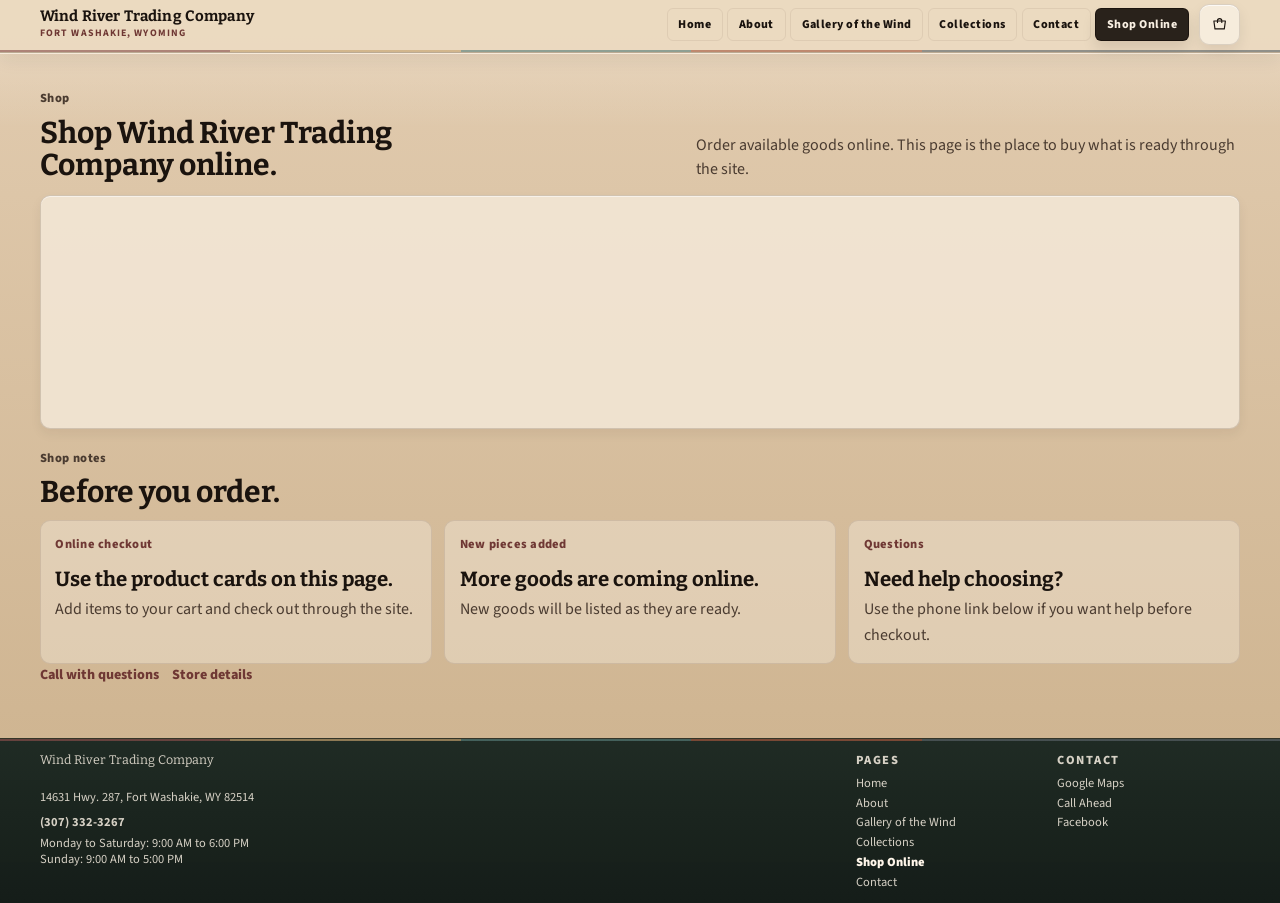
<file: shop.html>
<!DOCTYPE html>
<html lang="en-US">
  <head>
    <meta charset="UTF-8" />
    <meta name="viewport" content="width=device-width, initial-scale=1.0" />
    <title>Shop | Wind River Trading Company</title>
    <meta
      name="description"
      content="Order available goods from Wind River Trading Company online. New pieces are added as they are ready."
    />
    <meta name="robots" content="index,follow,max-image-preview:large,max-snippet:-1,max-video-preview:-1" />
    <link rel="canonical" href="https://wrtradingcompany.com/shop.html" />
    <link rel="icon" href="./assets/favicon.svg?v=20260422" type="image/svg+xml" />
    <link rel="icon" href="./assets/favicon-32x32.png?v=20260422" sizes="32x32" type="image/png" />
    <link rel="icon" href="./assets/favicon-16x16.png?v=20260422" sizes="16x16" type="image/png" />
    <link rel="shortcut icon" href="./assets/favicon.ico?v=20260422" />
    <link rel="apple-touch-icon" href="./assets/apple-touch-icon.png?v=20260422" sizes="180x180" />
    <link rel="manifest" href="./site.webmanifest?v=20260422" />
    <meta property="og:type" content="website" />
    <meta property="og:locale" content="en_US" />
    <meta property="og:site_name" content="Wind River Trading Company" />
    <meta property="og:title" content="Shop | Wind River Trading Company" />
    <meta
      property="og:description"
      content="Order available goods from Wind River Trading Company online. New pieces are added as they are ready."
    />
    <meta
      property="og:url"
      content="https://wrtradingcompany.com/shop.html"
    />
    <meta
      property="og:image"
      content="https://wrtradingcompany.com/images/home-showroom-wide.jpg"
    />
    <meta
      property="og:image:alt"
      content="Wide view of the Wind River Trading Company storefront and porch in Fort Washakie"
    />
    <meta name="twitter:card" content="summary_large_image" />
    <meta name="twitter:title" content="Shop | Wind River Trading Company" />
    <meta
      name="twitter:description"
      content="Order available goods from Wind River Trading Company online. New pieces are added as they are ready."
    />
    <meta
      name="twitter:image"
      content="https://wrtradingcompany.com/images/home-showroom-wide.jpg"
    />
    <link rel="preconnect" href="https://fonts.googleapis.com" />
    <link rel="preconnect" href="https://fonts.gstatic.com" crossorigin />
    <script>document.documentElement.classList.add('js');</script>
    <link
      href="https://fonts.googleapis.com/css2?family=Bitter:wght@400;700;800&family=Source+Sans+3:wght@400;700;800&display=swap"
      rel="stylesheet"
    />
    <link rel="stylesheet" href="./styles.css?v=20260427-shop-online-notes" />
    <script defer src="./site.js?v=20260427-mobile-bottom-dock-interactive"></script>
    <script defer src="./shopify-cart-global.js?v=20260422"></script>
    <script type="application/ld+json">
      {
        "@context": "https://schema.org",
        "@graph": [
          {
            "@type": "Store",
            "@id": "https://wrtradingcompany.com/#store",
            "name": "Wind River Trading Company",
            "url": "https://wrtradingcompany.com/",
            "image": "https://wrtradingcompany.com/images/home-hero-storefront.jpg",
            "description": "Wind River Trading Company is a trading post in Fort Washakie with the Gallery of the Wind.",
            "telephone": "+1-307-332-3267",
            "address": {
              "@type": "PostalAddress",
              "streetAddress": "14631 Hwy. 287",
              "addressLocality": "Fort Washakie",
              "addressRegion": "WY",
              "postalCode": "82514",
              "addressCountry": "US"
            },
            "sameAs": [
              "https://www.facebook.com/Wind-River-Trading-Company-1144894348871478/"
            ],
            "hasMap": "https://maps.google.com/?q=14631+Hwy+287+Fort+Washakie+WY+82514"
          },
          {
            "@type": "CollectionPage",
            "@id": "https://wrtradingcompany.com/shop.html#webpage",
            "url": "https://wrtradingcompany.com/shop.html",
            "name": "Shop | Wind River Trading Company",
            "description": "Order available goods from Wind River Trading Company online. New pieces are added as they are ready.",
            "about": {
              "@id": "https://wrtradingcompany.com/#store"
            },
            "primaryImageOfPage": {
              "@type": "ImageObject",
              "url": "https://wrtradingcompany.com/images/home-showroom-wide.jpg"
            },
            "breadcrumb": {
              "@id": "https://wrtradingcompany.com/shop.html#breadcrumb"
            },
            "inLanguage": "en-US"
          },
          {
            "@type": "BreadcrumbList",
            "@id": "https://wrtradingcompany.com/shop.html#breadcrumb",
            "itemListElement": [
              {
                "@type": "ListItem",
                "position": 1,
                "name": "Home",
                "item": "https://wrtradingcompany.com/"
              },
              {
                "@type": "ListItem",
                "position": 2,
                "name": "Shop",
                "item": "https://wrtradingcompany.com/shop.html"
              }
            ]
          }
        ]
      }
    </script>
  </head>
  <body class="page-shop">
    <div class="site-shell">
      <header class="site-header">
        <div class="wrap">
          <nav class="nav-bar" aria-label="Primary">
            <a class="brand" href="index.html">
              <span class="brand-copy">
                <strong>Wind River Trading Company</strong>
                <span>Fort Washakie, Wyoming</span>
              </span>
            </a>
            <button
              class="nav-toggle"
              type="button"
              aria-expanded="false"
              aria-controls="primary-navigation"
              aria-label="Open menu"
              data-nav-toggle
            >
              <span class="sr-only">Toggle navigation</span>
              <span class="nav-toggle-box" aria-hidden="true">
                <span class="nav-toggle-bar"></span>
                <span class="nav-toggle-bar"></span>
                <span class="nav-toggle-bar"></span>
              </span>
            </button>
            <div class="nav-links" id="primary-navigation">
              <a href="index.html">Home</a>
              <a href="about.html">About</a>
              <a href="gallery-of-the-wind.html">Gallery of the Wind</a>
              <a href="collections.html">Collections</a>
              <a href="contact.html">Contact</a>
              <a class="nav-conversion" aria-current="page" href="shop.html">Shop Online</a>
            </div>
            <button class="header-cart-button" type="button" data-cart-trigger aria-label="Open cart">
              <span class="sr-only">Open cart</span>
              <svg class="header-cart-icon" viewBox="0 0 24 24" aria-hidden="true">
                <path d="M4 7h16l-1.5 11H5.5L4 7Z" fill="none" stroke="currentColor" stroke-width="1.6" stroke-linecap="round" stroke-linejoin="round"></path>
                <path d="M9 9V6.75a3 3 0 0 1 6 0V9" fill="none" stroke="currentColor" stroke-width="1.6" stroke-linecap="round" stroke-linejoin="round"></path>
              </svg>
              <span class="header-cart-badge" data-cart-count hidden aria-hidden="true">0</span>
            </button>
          </nav>
        </div>
      </header>

      <main>
        <section class="section">
          <div class="wrap">
            <div class="section-head">
              <div>
                <p class="eyebrow">Shop</p>
                <h1>Shop Wind River Trading Company online.</h1>
              </div>
              <p>
                Order available goods online. This page is the place to buy what is ready through
                the site.
              </p>
            </div>

            <div class="shop-embed-shell" aria-label="Shopify storefront embed">
              <div id='collection-component-1776613996121'></div>
            </div>

            <section class="shop-notes" aria-labelledby="shop-notes-title">
              <div class="section-head section-head--compact">
                <div>
                  <p class="eyebrow">Shop notes</p>
                  <h2 id="shop-notes-title">Before you order.</h2>
                </div>
              </div>
              <div class="collection-guide-grid shop-note-grid">
                <article class="collection-guide-card">
                  <p class="card-label">Online checkout</p>
                  <h3>Use the product cards on this page.</h3>
                  <p>Add items to your cart and check out through the site.</p>
                </article>
                <article class="collection-guide-card">
                  <p class="card-label">New pieces added</p>
                  <h3>More goods are coming online.</h3>
                  <p>New goods will be listed as they are ready.</p>
                </article>
                <article class="collection-guide-card">
                  <p class="card-label">Questions</p>
                  <h3>Need help choosing?</h3>
                  <p>Use the phone link below if you want help before checkout.</p>
                </article>
              </div>
            </section>

            <div class="utility-links compact-links shop-support-actions" aria-label="Shop support actions">
              <a href="tel:+13073323267">Call with questions</a>
              <a href="contact.html">Store details</a>
            </div>
          </div>
        </section>
      </main>

      <footer class="footer">
        <div class="wrap footer-grid">
          <div class="footer-branding">
            <p class="footer-brand">Wind River Trading Company</p>
            <p class="footer-location">14631 Hwy. 287, Fort Washakie, WY 82514</p>
            <a class="footer-phone" href="tel:+13073323267">(307) 332-3267</a>
            <p class="footer-hours">Monday to Saturday: 9:00 AM to 6:00 PM<br />Sunday: 9:00 AM to 5:00 PM</p>
          </div>
          <div class="footer-link-groups">
            <div class="footer-links">
              <p class="footer-heading">Pages</p>
              <a href="index.html">Home</a>
              <a href="about.html">About</a>
              <a href="gallery-of-the-wind.html">Gallery of the Wind</a>
              <a href="collections.html">Collections</a>
              <a class="footer-primary-link" href="shop.html">Shop Online</a>
              <a href="contact.html">Contact</a>
            </div>
            <div class="footer-links">
              <p class="footer-heading">Contact</p>
              <a href="https://maps.google.com/?q=14631+Hwy+287+Fort+Washakie+WY+82514" target="_blank" rel="noreferrer">Google Maps</a>
              <a href="tel:+13073323267">Call Ahead</a>
              <a href="https://www.facebook.com/Wind-River-Trading-Company-1144894348871478/" target="_blank" rel="noreferrer">Facebook</a>
            </div>
          </div>
        </div>
      </footer>
    </div>
  </body>
</html>
</file>
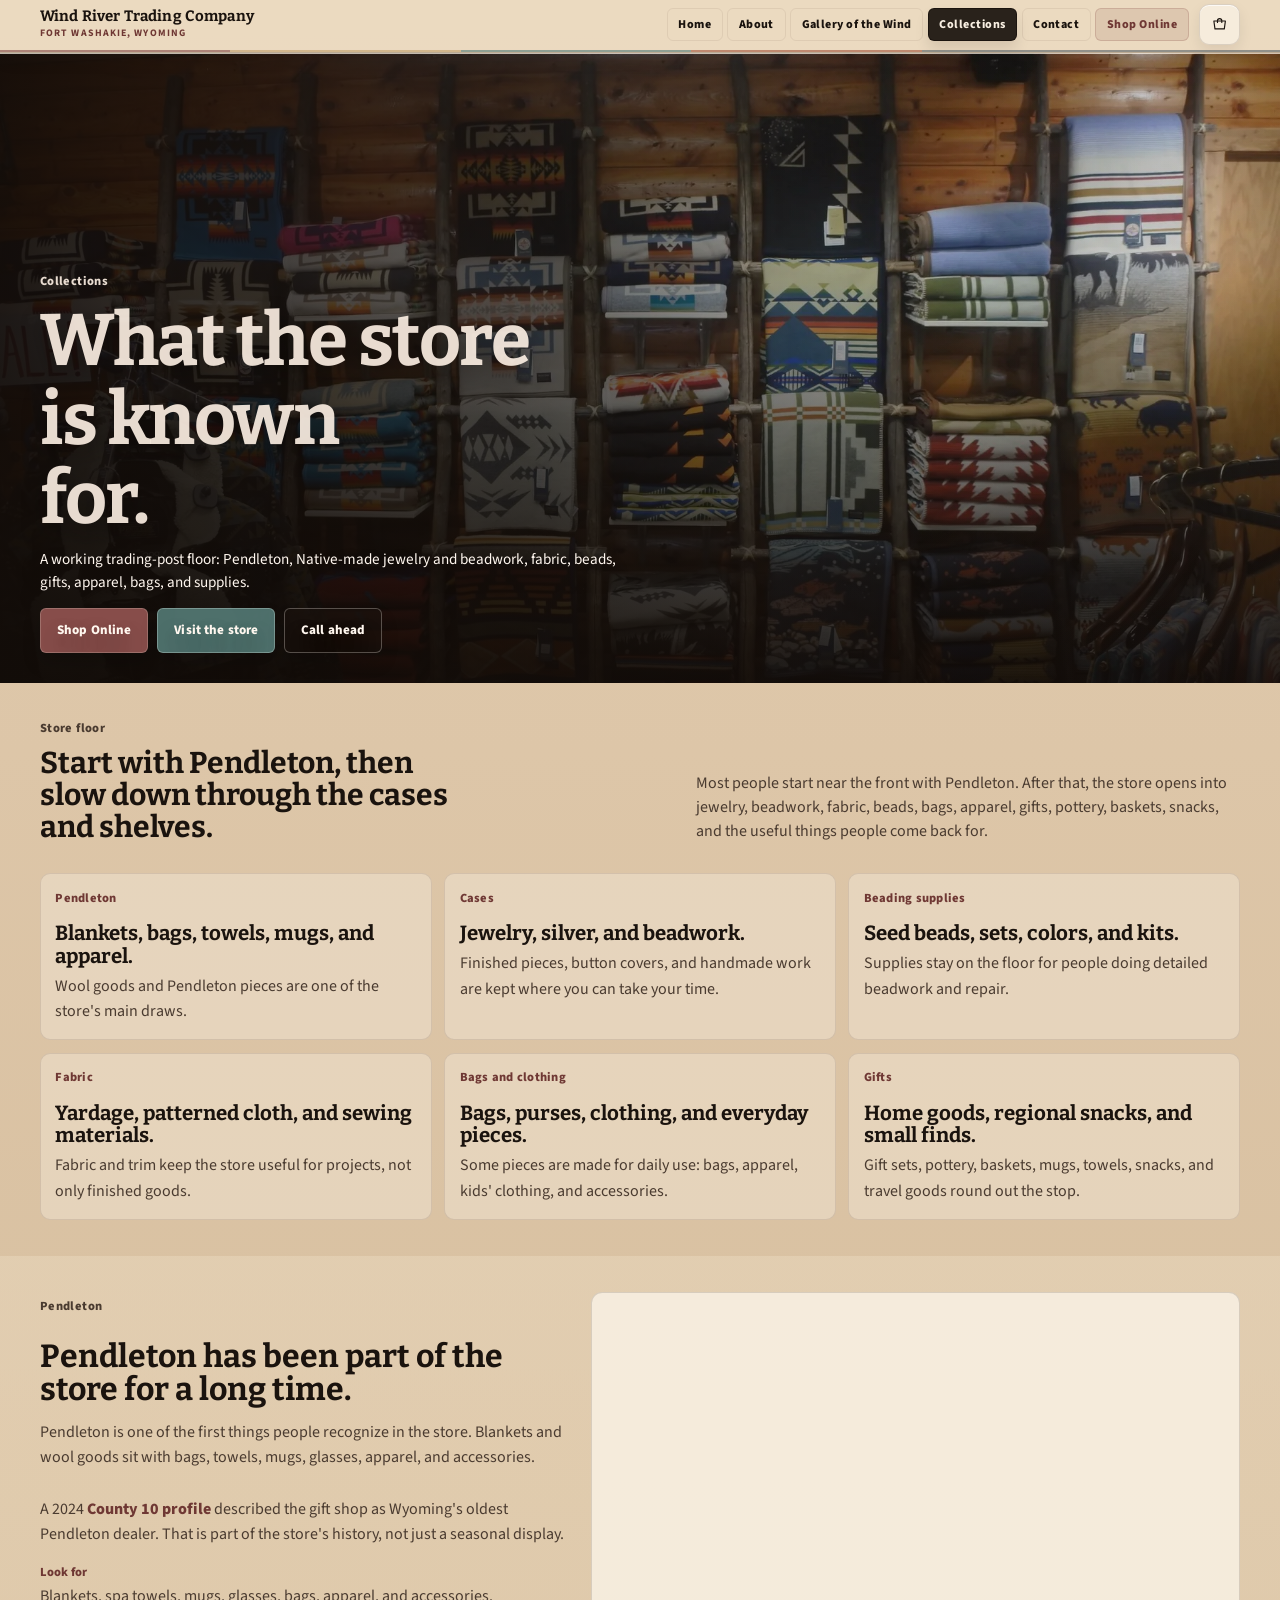
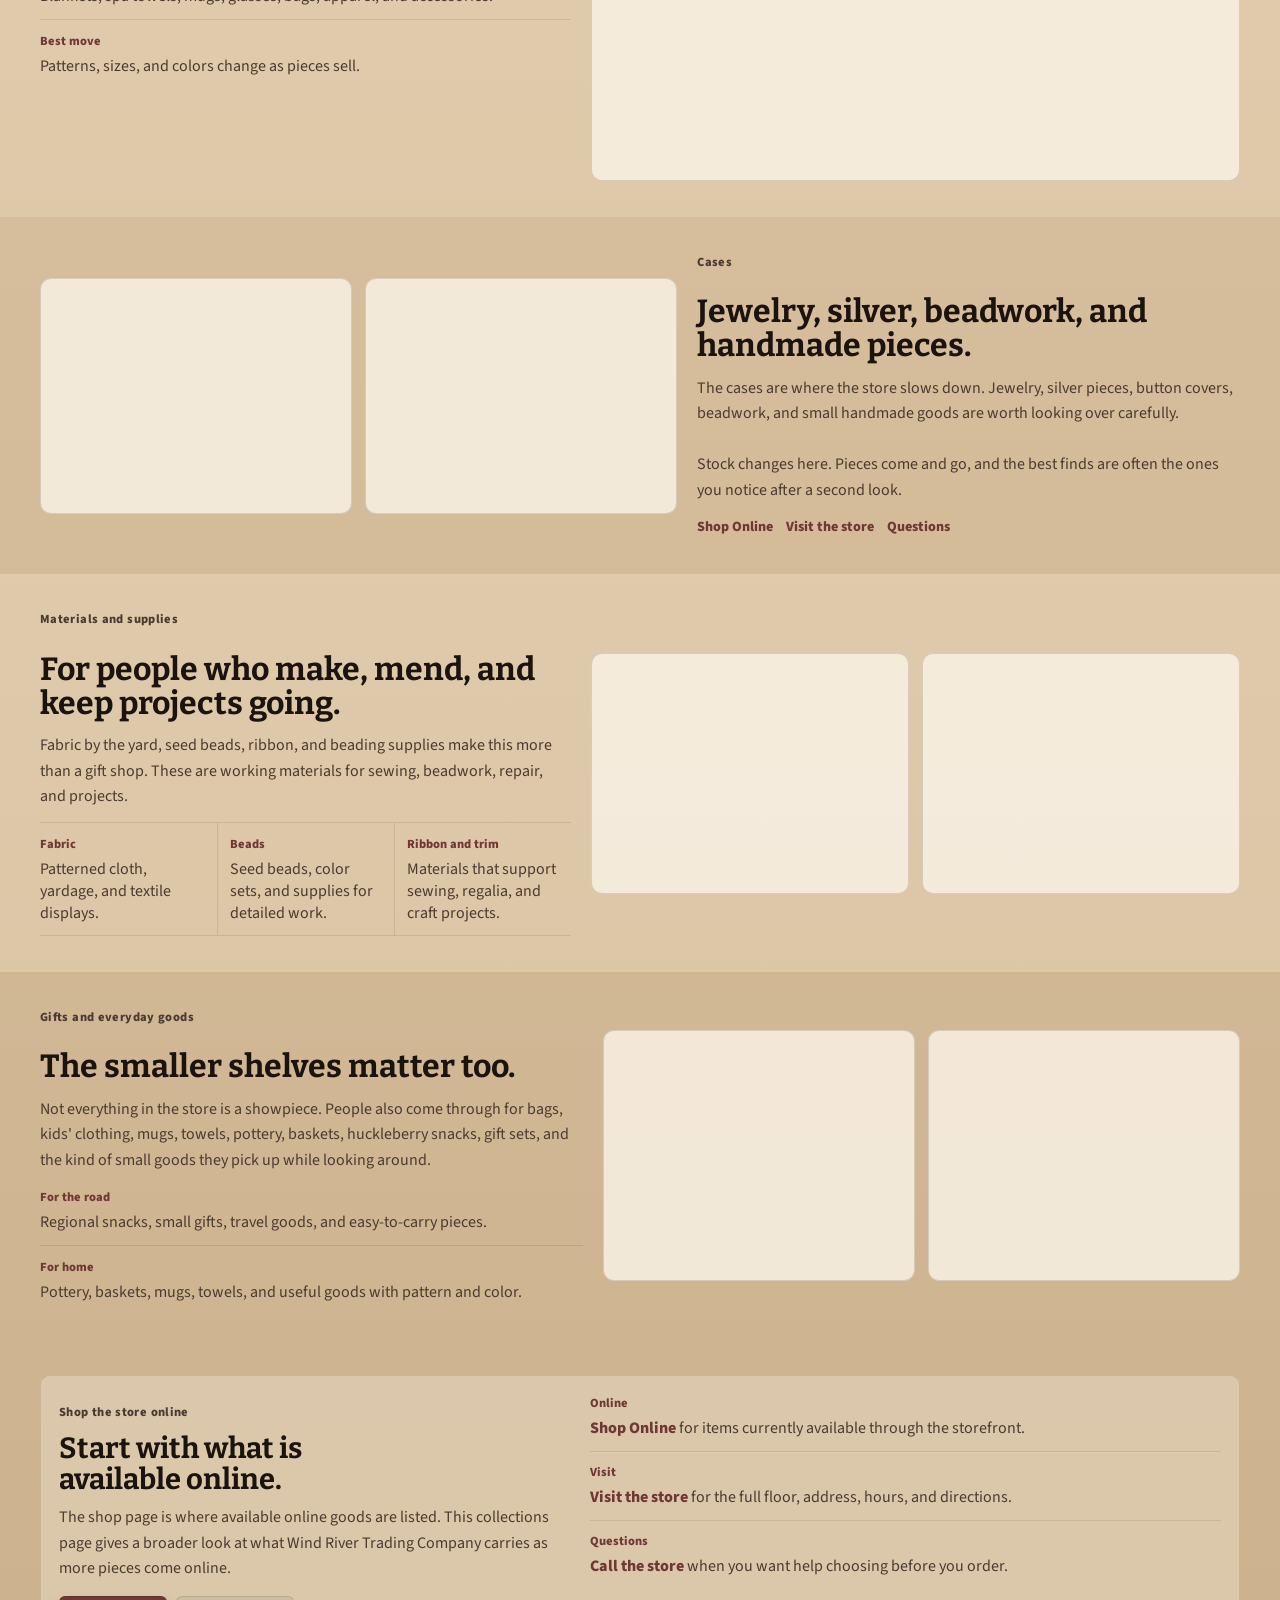
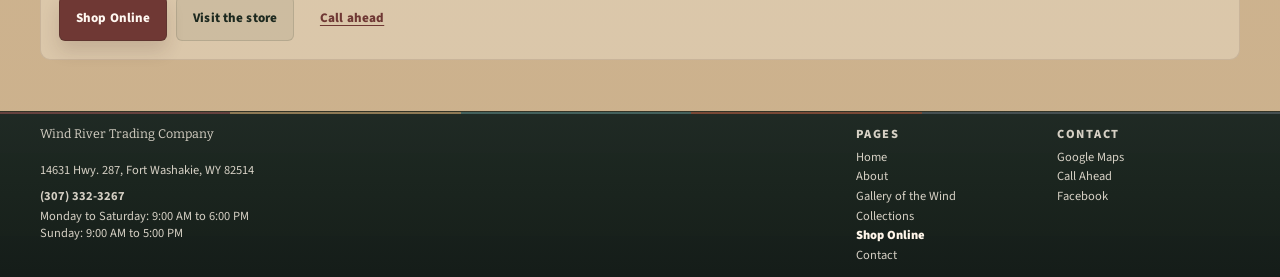
<file: trading-post.html>
<!DOCTYPE html>
<html lang="en-US">
  <head>
    <meta charset="UTF-8" />
    <meta http-equiv="refresh" content="0; url=collections.html" />
    <meta name="viewport" content="width=device-width, initial-scale=1.0" />
    <title>Trading Post | Wind River Trading Company</title>
    <meta name="robots" content="noindex, follow" />
    <meta
      name="description"
      content="See what we carry on the Collections page."
    />
    <link rel="canonical" href="https://wrtradingcompany.com/collections.html" />
    <link rel="icon" href="assets/favicon.svg" type="image/svg+xml" />
    <link rel="icon" href="assets/favicon-32x32.png" sizes="32x32" type="image/png" />
    <link rel="icon" href="assets/favicon-16x16.png" sizes="16x16" type="image/png" />
    <link rel="shortcut icon" href="assets/favicon.ico" />
    <link rel="apple-touch-icon" href="assets/apple-touch-icon.png" sizes="180x180" />
    <link rel="manifest" href="site.webmanifest" />
    <link rel="stylesheet" href="styles.css" />
  </head>
  <body>
    <main class="section">
      <div class="wrap">
          <div class="cta-band">
            <div>
              <p class="eyebrow">Redirecting</p>
              <h1>Go to the Collections page.</h1>
              <p>
                If you are not redirected automatically, use the button below.
              </p>
            </div>
          <div class="button-row">
            <a class="btn btn-primary" href="collections.html">Open Collections</a>
            <a class="btn btn-secondary" href="index.html">Home</a>
          </div>
        </div>
      </div>
    </main>
  </body>
</html>
</file>
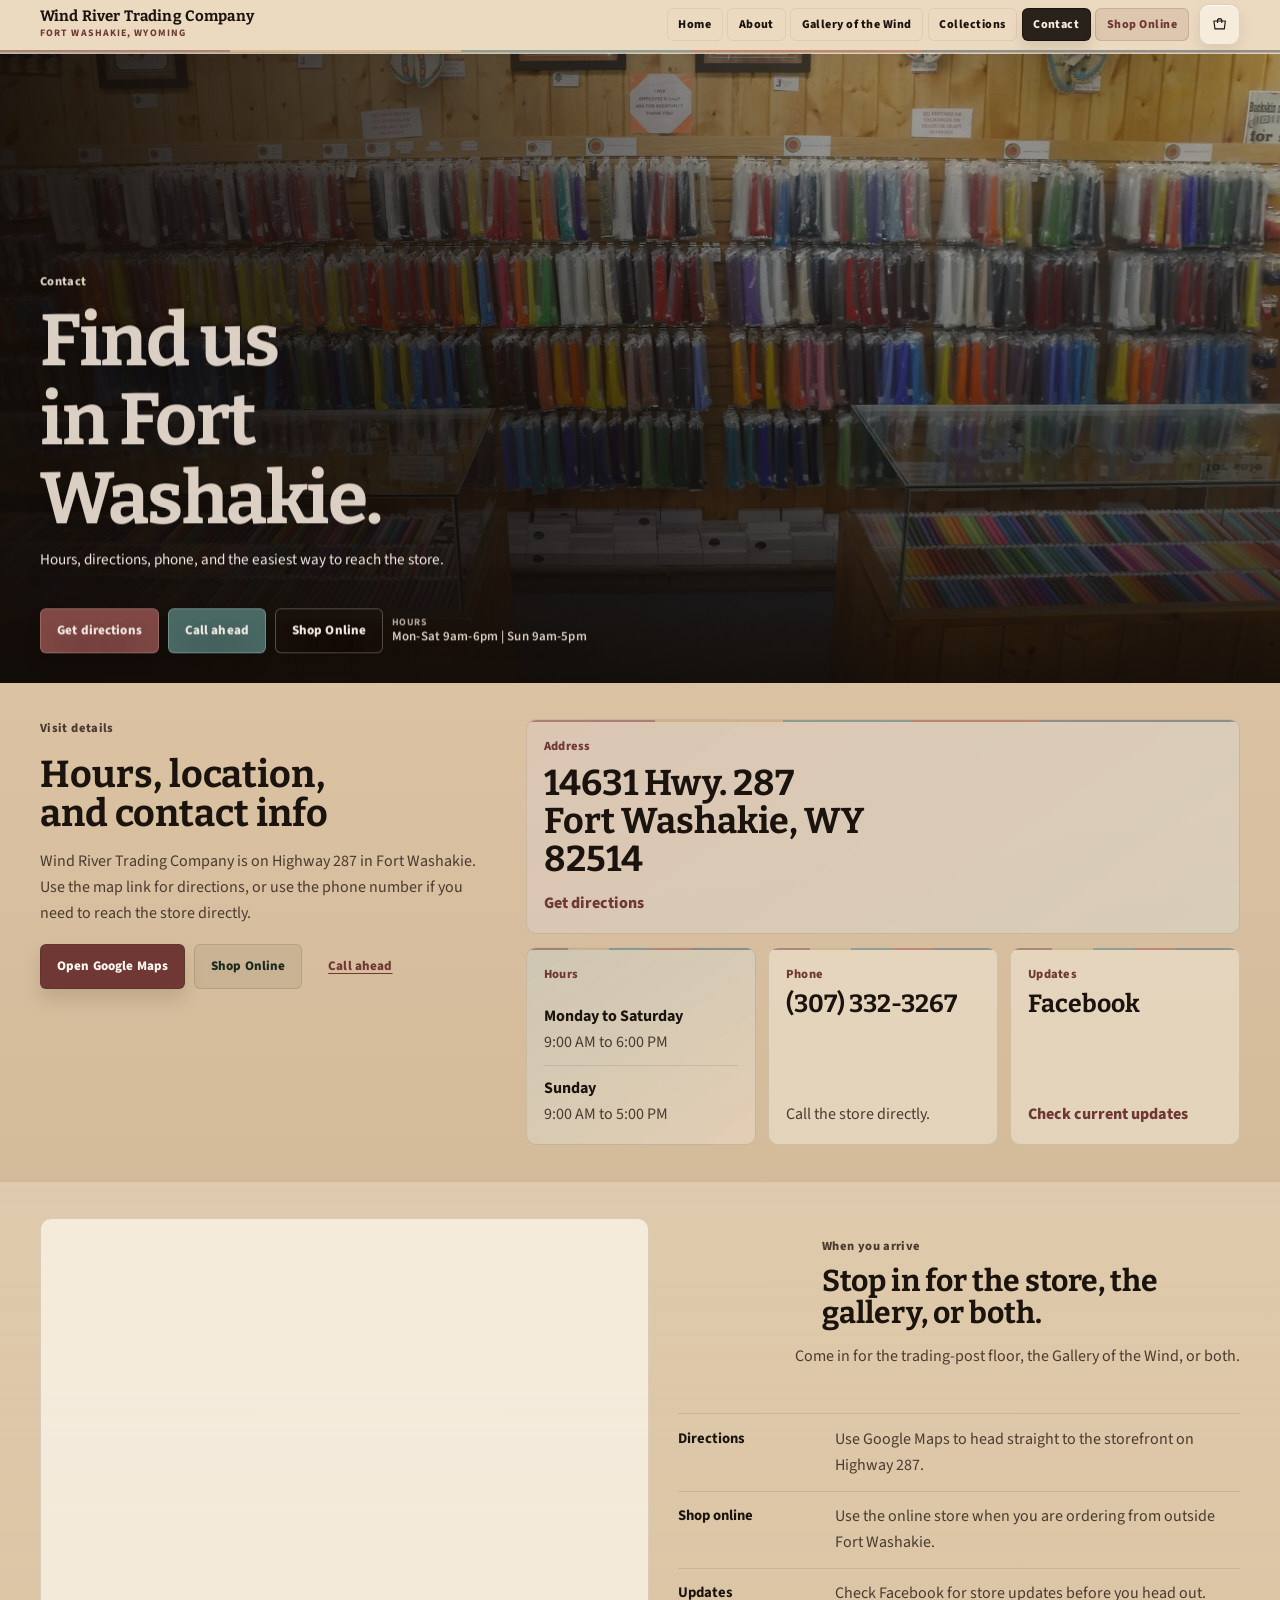
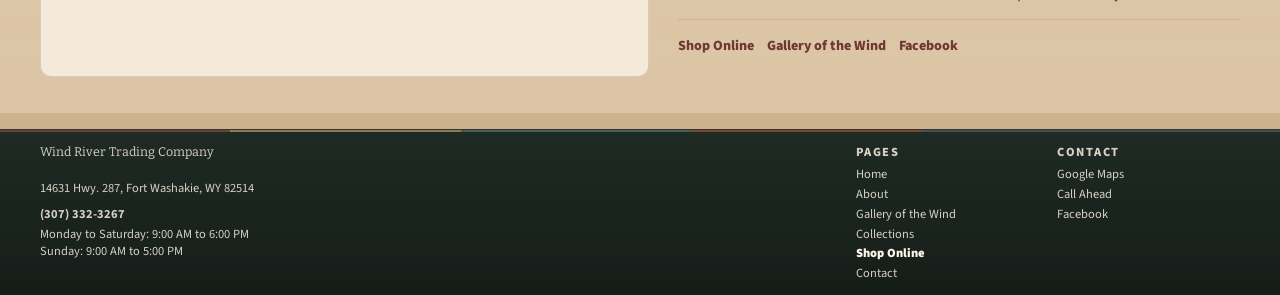
<file: visit.html>
<!DOCTYPE html>
<html lang="en-US">
  <head>
    <meta charset="UTF-8" />
    <meta http-equiv="refresh" content="0; url=contact.html" />
    <meta name="viewport" content="width=device-width, initial-scale=1.0" />
    <title>Contact | Wind River Trading Company</title>
    <meta name="robots" content="noindex, follow" />
    <meta
      name="description"
      content="See hours, address, and phone on the Contact page."
    />
    <link rel="canonical" href="https://wrtradingcompany.com/contact.html" />
    <link rel="icon" href="assets/favicon.svg" type="image/svg+xml" />
    <link rel="icon" href="assets/favicon-32x32.png" sizes="32x32" type="image/png" />
    <link rel="icon" href="assets/favicon-16x16.png" sizes="16x16" type="image/png" />
    <link rel="shortcut icon" href="assets/favicon.ico" />
    <link rel="apple-touch-icon" href="assets/apple-touch-icon.png" sizes="180x180" />
    <link rel="manifest" href="site.webmanifest" />
    <link rel="stylesheet" href="styles.css" />
  </head>
  <body>
    <main class="section">
      <div class="wrap">
          <div class="cta-band">
            <div>
              <p class="eyebrow">Redirecting</p>
              <h1>Go to the Contact page.</h1>
              <p>If you are not redirected automatically, use the button below.</p>
            </div>
          <div class="button-row">
            <a class="btn btn-primary" href="contact.html">Open Contact Page</a>
            <a class="btn btn-secondary" href="index.html">Home</a>
          </div>
        </div>
      </div>
    </main>
  </body>
</html>
</file>
<file: styles.css>
:root {
  --pendleton-ivory: #f4ecdf;
  --pendleton-tan: #c29f6c;
  --pendleton-aegean: #557a76;
  --pendleton-rosewood: #874d4a;
  --pendleton-chili: #a3563d;
  --pendleton-slate: #586166;
  --bg: #cbb08b;
  --sand: var(--pendleton-tan);
  --sage: var(--pendleton-aegean);
  --forest: #1d291f;
  --copper: #94462f;
  --copper-deep: #6f3834;
  --clay: #4f3527;
  --ink: #1a130e;
  --muted: #4a3b30;
  --line: rgba(67, 47, 32, 0.18);
  --line-strong: rgba(67, 47, 32, 0.28);
  --accent-stripe: linear-gradient(
    90deg,
    var(--pendleton-rosewood) 0%,
    var(--pendleton-rosewood) 18%,
    var(--pendleton-tan) 18%,
    var(--pendleton-tan) 36%,
    var(--pendleton-aegean) 36%,
    var(--pendleton-aegean) 54%,
    var(--pendleton-chili) 54%,
    var(--pendleton-chili) 72%,
    var(--pendleton-slate) 72%,
    var(--pendleton-slate) 100%
  );
  --surface-bg: rgba(243, 231, 213, 0.92);
  --surface-bg-soft: rgba(247, 239, 226, 0.62);
  --surface-bg-strong: rgba(244, 233, 217, 0.88);
  --shadow-soft: 0 5px 12px rgba(39, 24, 13, 0.06);
  --radius-xl: 12px;
  --radius-lg: 10px;
  --radius-md: 7px;
  --radius-sm: 6px;
  --space-section: clamp(1.4rem, 3vw, 2.25rem);
  --space-section-tight: clamp(0.82rem, 1.6vw, 1.12rem);
  --space-card: clamp(0.72rem, 1.35vw, 0.9rem);
  --space-card-lg: clamp(0.88rem, 1.8vw, 1.12rem);
  --space-gap: clamp(0.6rem, 1.1vw, 0.78rem);
  --space-gap-lg: clamp(0.75rem, 1.4vw, 0.95rem);
  --max-width: 1200px;
  --font-display: "Bitter", "Rockwell", "Book Antiqua", Georgia, serif;
  --font-body: "Source Sans 3", "Segoe UI", "Trebuchet MS", sans-serif;
}

* {
  box-sizing: border-box;
}

html {
  min-height: 100%;
  scroll-behavior: smooth;
}

body,
h1,
h2,
h3,
p,
figure,
blockquote {
  margin: 0;
}

ul {
  margin: 0;
  padding: 0;
}

body {
  margin: 0;
  min-height: 100vh;
  font-family: var(--font-body);
  color: var(--ink);
  line-height: 1.6;
  background:
    linear-gradient(180deg, rgba(255, 248, 238, 0.34) 0%, rgba(255, 248, 238, 0) 8rem),
    linear-gradient(180deg, #e2ccb0 0%, var(--bg) 100%);
}

img {
  display: block;
  max-width: 100%;
  height: auto;
}

a {
  color: inherit;
}

p + p {
  margin-top: 0.82rem;
}

.site-shell {
  position: relative;
  min-height: 100svh;
  display: flex;
  flex-direction: column;
  overflow-x: clip;
  overflow-y: visible;
  isolation: isolate;
}

main {
  flex: 1 0 auto;
}

.site-shell::before,
.site-shell::after {
  content: none;
}

.wrap {
  width: min(calc(100% - 1.6rem), var(--max-width));
  margin: 0 auto;
}

.site-header {
  position: sticky;
  top: 0;
  z-index: 40;
  background: rgba(235, 218, 192, 0.98);
  border-bottom: 1px solid var(--line-strong);
  box-shadow:
    0 1px 0 rgba(255, 246, 233, 0.72),
    0 8px 18px rgba(30, 20, 12, 0.06);
  backdrop-filter: none;
}

.site-header::after {
  content: "";
  display: block;
  height: 2px;
  background: var(--accent-stripe);
  opacity: 0.62;
}

.nav-bar {
  display: flex;
  justify-content: space-between;
  align-items: center;
  gap: 0.65rem;
  padding: 0.28rem 0 0.32rem;
  position: relative;
  flex-wrap: nowrap;
}

.brand {
  display: flex;
  align-items: center;
  gap: 0;
  text-decoration: none;
  flex: 0 1 auto;
  min-width: 0;
}

.brand-copy {
  display: block;
  min-width: 0;
}

.brand-copy strong {
  display: block;
  font-family: var(--font-display);
  font-size: 0.94rem;
  line-height: 1.1;
  letter-spacing: 0.01em;
}

.brand-copy span {
  display: block;
  margin-top: 0.08rem;
  color: var(--copper-deep);
  font-size: 0.62rem;
  font-weight: 700;
  letter-spacing: 0.11em;
  text-transform: uppercase;
}

.nav-links {
  display: flex;
  flex-wrap: nowrap;
  justify-content: flex-end;
  gap: 0.28rem;
  margin-left: auto;
  min-width: 0;
}

.nav-toggle {
  display: none;
  align-items: center;
  justify-content: center;
  width: 2.55rem;
  height: 2.55rem;
  margin-left: 0;
  flex: 0 0 auto;
  padding: 0;
  border: 1px solid rgba(67, 47, 32, 0.14);
  border-radius: 10px;
  background: rgba(248, 239, 226, 0.82);
  color: var(--ink);
  box-shadow:
    inset 0 1px 0 rgba(255, 255, 255, 0.72),
    0 6px 14px rgba(24, 16, 10, 0.08);
  cursor: pointer;
  transition:
    background-color 0.2s ease,
    border-color 0.2s ease,
    box-shadow 0.2s ease,
    transform 0.2s ease;
}

.nav-toggle:hover {
  background: rgba(250, 243, 232, 0.96);
  border-color: rgba(67, 47, 32, 0.22);
}

.nav-toggle:focus-visible {
  outline: 2px solid rgba(85, 122, 118, 0.52);
  outline-offset: 2px;
}

.header-cart-button {
  position: relative;
  display: inline-flex;
  align-items: center;
  justify-content: center;
  width: 2.55rem;
  height: 2.55rem;
  margin-left: 0;
  flex: 0 0 auto;
  padding: 0;
  border: 1px solid rgba(67, 47, 32, 0.14);
  border-radius: 10px;
  background: rgba(248, 239, 226, 0.82);
  color: var(--ink);
  box-shadow:
    inset 0 1px 0 rgba(255, 255, 255, 0.72),
    0 6px 14px rgba(24, 16, 10, 0.08);
  cursor: pointer;
  transition:
    background-color 0.2s ease,
    border-color 0.2s ease,
    box-shadow 0.2s ease,
    transform 0.2s ease;
}

.header-cart-button:hover {
  background: rgba(250, 243, 232, 0.96);
  border-color: rgba(67, 47, 32, 0.22);
}

.header-cart-button:focus-visible {
  outline: 2px solid rgba(85, 122, 118, 0.52);
  outline-offset: 2px;
}

.header-cart-icon {
  width: 1.08rem;
  height: 1.08rem;
}

.header-cart-badge {
  position: absolute;
  top: 0.12rem;
  right: 0.12rem;
  min-width: 1rem;
  height: 1rem;
  padding: 0 0.2rem;
  display: inline-flex;
  align-items: center;
  justify-content: center;
  border-radius: 999px;
  background: rgba(26, 19, 14, 0.94);
  color: #f8efe2;
  font-size: 0.62rem;
  font-weight: 800;
  line-height: 1;
  box-shadow: 0 4px 10px rgba(20, 12, 8, 0.14);
}

.header-cart-badge[hidden] {
  display: none;
}

.nav-toggle-box {
  position: relative;
  width: 1rem;
  height: 0.8rem;
}

.nav-toggle-bar {
  position: absolute;
  left: 0;
  width: 100%;
  height: 2px;
  border-radius: 999px;
  background: currentColor;
  transform-origin: center;
  transition:
    top 0.2s ease,
    transform 0.2s ease,
    opacity 0.16s ease;
}

.nav-toggle-bar:nth-child(1) {
  top: 0;
}

.nav-toggle-bar:nth-child(2) {
  top: calc(50% - 1px);
}

.nav-toggle-bar:nth-child(3) {
  top: calc(100% - 2px);
}

.site-header.is-nav-open .nav-toggle {
  background: rgba(26, 19, 14, 0.94);
  border-color: rgba(26, 19, 14, 0.94);
  color: #f8efe2;
  box-shadow: 0 10px 18px rgba(20, 12, 8, 0.14);
}

.site-header.is-nav-open .nav-toggle-bar:nth-child(1) {
  top: calc(50% - 1px);
  transform: rotate(45deg);
}

.site-header.is-nav-open .nav-toggle-bar:nth-child(2) {
  opacity: 0;
}

.site-header.is-nav-open .nav-toggle-bar:nth-child(3) {
  top: calc(50% - 1px);
  transform: rotate(-45deg);
}

.sr-only {
  position: absolute;
  width: 1px;
  height: 1px;
  padding: 0;
  margin: -1px;
  overflow: hidden;
  clip: rect(0, 0, 0, 0);
  white-space: nowrap;
  border: 0;
}

.nav-links a {
  display: inline-flex;
  align-items: center;
  justify-content: center;
  min-height: 2.05rem;
  padding: 0.32rem 0.66rem;
  border: 1px solid rgba(67, 47, 32, 0.08);
  border-radius: var(--radius-sm);
  color: var(--ink);
  text-decoration: none;
  font-size: 0.75rem;
  font-weight: 800;
  letter-spacing: 0.04em;
  text-transform: none;
  transition:
    background-color 0.25s ease,
    color 0.25s ease,
    border-color 0.25s ease,
    box-shadow 0.25s ease;
}

.nav-links a:hover,
.nav-links a[aria-current="page"] {
  background: rgba(26, 19, 14, 0.92);
  border-color: rgba(26, 19, 14, 0.92);
  color: #f8efe2;
  box-shadow: 0 8px 14px rgba(20, 12, 8, 0.1);
}

.nav-links a.nav-conversion:not([aria-current="page"]) {
  background: rgba(135, 77, 74, 0.14);
  border-color: rgba(135, 77, 74, 0.22);
  color: var(--copper-deep);
}

.nav-links a.nav-conversion:not([aria-current="page"]):hover {
  background: rgba(135, 77, 74, 0.24);
  border-color: rgba(135, 77, 74, 0.32);
  color: var(--ink);
}

.shopify-buy__cart-toggle,
.shopify-buy-frame--toggle,
iframe.shopify-buy-frame.shopify-buy-frame--toggle {
  display: none !important;
  opacity: 0 !important;
  visibility: hidden !important;
  pointer-events: none !important;
}

.shopify-buy__cart-toggle__button {
  display: none !important;
  opacity: 0 !important;
  visibility: hidden !important;
  pointer-events: none !important;
}

.hero,
.page-hero {
  padding: clamp(0.6rem, 1.35vw, 1rem) 0 clamp(1.3rem, 3vw, 2rem);
}

.hero {
  position: relative;
}

.hero-grid,
.page-hero-grid,
.split-feature,
.contact-grid {
  display: grid;
  gap: var(--space-gap-lg);
}

.hero-grid {
  grid-template-columns: minmax(0, 1.05fr) minmax(0, 0.95fr);
  align-items: stretch;
}

.hero--immersive {
  --hero-min-height: clamp(31rem, 70vh, 40rem);
  --hero-image-position: center 68%;
  min-height: var(--hero-min-height);
  display: flex;
  align-items: end;
  overflow: hidden;
  padding: clamp(0.65rem, 1.4vw, 0.95rem) 0 clamp(1.35rem, 2.4vw, 2rem);
  background: #20150f;
}

.hero--immersive::before {
  content: "";
  position: absolute;
  inset: 0;
  z-index: 1;
  background:
    linear-gradient(90deg, rgba(18, 12, 8, 0.92) 0%, rgba(18, 12, 8, 0.62) 38%, rgba(18, 12, 8, 0.12) 76%),
    linear-gradient(180deg, rgba(17, 11, 8, 0.16) 0%, rgba(17, 11, 8, 0.1) 36%, rgba(17, 11, 8, 0.9) 100%);
}

.hero--immersive::after {
  content: none;
}

.hero-backdrop {
  position: absolute;
  inset: 0;
  width: 100%;
  height: 100%;
  object-fit: cover;
  object-position: var(--hero-image-position);
}

.hero--immersive .hero-grid {
  position: relative;
  z-index: 2;
  grid-template-columns: minmax(0, 38rem);
  width: min(calc(100% - 1.6rem), var(--max-width));
  margin: 0 auto;
}

.page-hero-grid {
  grid-template-columns: minmax(0, 0.88fr) minmax(0, 1.12fr);
  align-items: start;
}

.page-hero-grid.reverse {
  grid-template-columns: minmax(0, 1.12fr) minmax(0, 0.88fr);
}

.page-hero-grid > *,
.split-feature > * {
  align-self: start;
}

.surface-panel,
.page-hero-copy,
.cta-band,
.contact-focus {
  position: relative;
  overflow: hidden;
  border: 1px solid var(--surface-border-color, var(--line));
  border-radius: var(--surface-radius, var(--radius-xl));
  background: var(--surface-fill, var(--surface-bg-strong));
  box-shadow:
    inset 0 1px 0 rgba(255, 255, 255, 0.52),
    var(--surface-shadow, var(--shadow-soft));
}

.card,
.merch-card,
.quote-panel,
.credibility-strip {
  position: relative;
  overflow: hidden;
  border: 1px solid rgba(67, 47, 32, 0.1);
  border-radius: var(--radius-lg);
  background: rgba(247, 239, 226, 0.34);
  box-shadow: none;
}

.page-hero-copy,
.cta-band,
.contact-focus,
.card {
  padding: var(--space-card-lg);
}

.hero--immersive .hero-copy {
  overflow: visible;
  padding: 0;
  max-width: 37rem;
  border: 0;
  background: none;
  box-shadow: none;
}

.page-hero-copy {
  --surface-fill: rgba(244, 233, 217, 0.82);
  --surface-radius: var(--radius-lg);
  --surface-shadow: none;
  max-width: 42rem;
  padding: clamp(0.82rem, 1.55vw, 1rem);
}

.hero-copy h1,
.page-hero-copy h1,
.section-head h1,
.section-head h2,
.gallery-intro h2,
.gallery-plan-copy h2,
.split-feature h2,
.cta-band h2,
.card h3,
.contact-focus h2,
.quote-panel blockquote {
  font-family: var(--font-display);
  line-height: 1.08;
  color: var(--ink);
}

.hero-copy h1,
.page-hero-copy h1 {
  max-width: 13ch;
  margin-bottom: 0.62rem;
  font-size: clamp(2.5rem, 5.7vw, 4.6rem);
  letter-spacing: -0.02em;
}

.hero-title-line {
  display: block;
}

.hero--immersive .hero-copy h1 {
  min-block-size: 3.24em;
}

.hero--immersive .hero-copy h1,
.hero--immersive .hero-copy .lede,
.hero--immersive .hero-copy strong,
.hero--immersive .hero-copy a {
  color: #fff7ef;
  text-shadow: 0 12px 26px rgba(12, 7, 5, 0.45);
}

.hero--immersive .hero-copy .eyebrow,
.hero--immersive .hero-copy p,
.hero--immersive .hero-copy span {
  color: rgba(255, 242, 230, 0.9);
  text-shadow: 0 10px 22px rgba(12, 7, 5, 0.36);
}

.hero--immersive .pill {
  border-color: rgba(255, 248, 241, 0.24);
  background: rgba(255, 248, 241, 0.08);
}

.gallery-immersive-hero {
  --hero-image-position: center 68%;
}

.contact-immersive-hero {
  --hero-image-position: center 64%;
}

.collections-immersive-hero {
  --hero-image-position: 55% 14%;
}

.about-immersive-hero {
  --hero-image-position: center 56%;
}

.page-hero-copy h1 {
  max-width: 16ch;
  font-size: clamp(1.55rem, 2.45vw, 2.12rem);
  line-height: 1.04;
}

.lede {
  max-width: 36rem;
  font-size: clamp(0.95rem, 1.18vw, 1.03rem);
  line-height: 1.48;
  color: var(--muted);
}

.hero--immersive .lede {
  min-block-size: 2.96em;
}

.eyebrow {
  margin-bottom: 0.62rem;
  color: var(--copper-deep);
  font-size: 0.78rem;
  font-weight: 800;
  letter-spacing: 0.03em;
  text-transform: none;
}

.button-row {
  display: flex;
  flex-wrap: wrap;
  gap: 0.55rem;
  margin-top: 0.9rem;
}

.btn {
  display: inline-flex;
  align-items: center;
  justify-content: center;
  min-height: 2.8rem;
  padding: 0 1rem;
  border: 1px solid transparent;
  border-radius: var(--radius-sm);
  font-weight: 800;
  font-size: 0.82rem;
  letter-spacing: 0.01em;
  text-decoration: none;
  text-transform: none;
  transition:
    transform 0.25s ease,
    background-color 0.25s ease,
    color 0.25s ease,
    border-color 0.25s ease;
}

.btn:hover {
  transform: translateY(-2px);
}

.btn-primary {
  color: #fff8f1;
  background: var(--copper-deep);
  border-color: rgba(94, 54, 48, 0.92);
  box-shadow: 0 10px 18px rgba(58, 31, 20, 0.14);
}

.btn-secondary {
  color: var(--forest);
  background: rgba(36, 49, 40, 0.07);
  border-color: rgba(36, 49, 40, 0.14);
}

.btn-secondary:hover {
  background: rgba(35, 49, 40, 0.13);
}

.btn-ghost {
  color: #fff8f1;
  background: rgba(255, 248, 241, 0.08);
  border-color: rgba(255, 248, 241, 0.36);
}

.btn-ghost:hover {
  background: rgba(255, 248, 241, 0.14);
}

.btn-tertiary {
  color: var(--copper-deep);
  background: transparent;
  border-color: transparent;
  box-shadow: none;
  text-decoration: underline;
  text-underline-offset: 0.24em;
}

.btn-tertiary:hover {
  background: rgba(111, 56, 52, 0.07);
  border-color: rgba(111, 56, 52, 0.1);
}

.btn-primary:hover,
.btn-secondary:hover,
.btn-ghost:hover,
.btn-tertiary:hover {
  border-color: currentColor;
}

.hero--immersive .btn-primary {
  color: #fff8f1;
  background: var(--pendleton-rosewood);
  border-color: rgba(255, 248, 241, 0.2);
  box-shadow: 0 10px 18px rgba(10, 6, 4, 0.18);
}

.hero--immersive .btn-ghost,
.hero--immersive .btn-secondary {
  color: #fff8f1;
  background: rgba(85, 122, 118, 0.9);
  border-color: rgba(213, 235, 229, 0.32);
  box-shadow: 0 10px 18px rgba(10, 6, 4, 0.14);
}

.hero--immersive .btn-ghost:hover,
.hero--immersive .btn-secondary:hover {
  background: rgba(85, 122, 118, 1);
}

.hero--immersive .btn-tertiary {
  color: rgba(255, 248, 241, 0.94);
  background: rgba(26, 19, 14, 0.62);
  border-color: rgba(255, 248, 241, 0.28);
  box-shadow: 0 10px 18px rgba(10, 6, 4, 0.12);
  text-decoration: none;
  text-shadow: none;
}

.hero--immersive .btn-tertiary:hover {
  background: rgba(26, 19, 14, 0.76);
}

.hero--immersive .hero-copy .hero-hours-note {
  display: grid;
  align-self: center;
  gap: 0.06rem;
  text-shadow: 0 10px 22px rgba(12, 7, 5, 0.28);
}

.hero--immersive .hero-copy .hero-hours-note-label,
.hero--immersive .hero-copy .hero-hours-note-copy {
  display: block;
}

.hero--immersive .hero-copy .hero-hours-note-label {
  color: rgba(255, 242, 230, 0.72);
  font-size: 0.62rem;
  font-weight: 700;
  letter-spacing: 0.04em;
  line-height: 1.05;
  text-transform: uppercase;
}

.hero--immersive .hero-copy .hero-hours-note-copy {
  color: rgba(255, 242, 230, 0.9);
  font-size: 0.81rem;
  font-weight: 600;
  letter-spacing: 0.01em;
  line-height: 1.24;
  white-space: nowrap;
}

.home-overview-layout,
.home-gallery-layout {
  display: grid;
  gap: clamp(0.85rem, 2vw, 1.25rem);
}

.home-overview-layout {
  grid-template-columns: minmax(0, 0.92fr) minmax(0, 1.08fr);
  align-items: start;
}

.home-overview-visuals,
.home-gallery-visuals,
.home-overview-content,
.home-gallery-copy,
.home-cta-copy {
  display: grid;
  align-content: start;
  gap: var(--space-gap-lg);
}

.home-section-head {
  flex-direction: column;
  align-items: start;
  gap: 0.5rem;
  margin-bottom: 0;
}

.home-section-head p {
  max-width: 36rem;
}

.home-rooted-section {
  padding-top: clamp(1.05rem, 2.4vw, 1.7rem);
}

.home-overview-photo,
.home-gallery-photo,
.home-cta-photo {
  margin: 0;
}

.home-overview-photo--main img {
  aspect-ratio: 4 / 3.1;
  object-position: center 48%;
}

.home-overview-support {
  display: grid;
  grid-template-columns: repeat(2, minmax(0, 1fr));
  gap: var(--space-gap);
  align-items: start;
}

.home-overview-support .home-overview-photo {
  display: flex;
  align-items: center;
  justify-content: center;
  height: clamp(17rem, 28vw, 22rem);
}

.home-overview-support .home-overview-photo img {
  width: 100%;
  height: 100%;
  aspect-ratio: auto;
  object-fit: contain;
  object-position: center;
}

.home-overview-grid {
  gap: var(--space-gap);
}

.home-overview-card {
  min-height: 100%;
  padding-top: calc(var(--space-card-lg) + 0.18rem);
  background: rgba(247, 239, 226, 0.42);
}

.home-overview-card::before {
  content: "";
  position: absolute;
  inset: 0 0 auto;
  height: 2px;
  background: var(--accent-stripe);
  opacity: 0.58;
}

.home-rooted-layout {
  display: grid;
  grid-template-columns: minmax(0, 0.92fr) minmax(0, 1.08fr);
  align-items: center;
  gap: clamp(1.05rem, 3vw, 2rem);
}

.home-rooted-copy {
  display: grid;
  align-content: start;
  gap: 0.72rem;
  max-width: 38rem;
}

.home-rooted-copy .eyebrow {
  margin-bottom: 0;
}

.home-rooted-copy h2 {
  margin: 0;
  max-width: 15ch;
  font-family: var(--font-display);
  font-size: clamp(1.72rem, 3.1vw, 2.45rem);
  line-height: 1.03;
  color: var(--ink);
}

.home-rooted-copy p {
  margin: 0;
  max-width: 34rem;
  color: var(--muted);
}

.home-rooted-facts {
  display: grid;
  grid-template-columns: repeat(3, minmax(0, 1fr));
  margin-top: 0.18rem;
  border-top: 1px solid rgba(67, 47, 32, 0.14);
  border-bottom: 1px solid rgba(67, 47, 32, 0.14);
}

.home-rooted-facts div {
  display: grid;
  align-content: start;
  gap: 0.08rem;
  min-width: 0;
  padding: 0.6rem 0.68rem 0.62rem 0;
}

.home-rooted-facts div + div {
  padding-left: 0.68rem;
  border-left: 1px solid rgba(67, 47, 32, 0.12);
}

.home-rooted-facts span {
  color: var(--copper-deep);
  font-size: 0.7rem;
  font-weight: 800;
  line-height: 1.1;
}

.home-rooted-facts strong {
  color: var(--ink);
  font-size: 0.92rem;
  line-height: 1.18;
}

.home-rooted-photo {
  margin: 0;
}

.home-rooted-photo img {
  aspect-ratio: 1242 / 783;
  object-position: center;
}

.home-merch-head {
  margin-bottom: clamp(0.72rem, 1.7vw, 1rem);
}

.home-merch-head h2 {
  max-width: 20ch;
}

.home-gallery-section {
  border-top: 1px solid rgba(67, 47, 32, 0.1);
  border-bottom: 1px solid rgba(67, 47, 32, 0.1);
  background:
    linear-gradient(180deg, rgba(85, 122, 118, 0.1), rgba(85, 122, 118, 0.04)),
    rgba(234, 217, 191, 0.4);
}

.home-gallery-layout {
  grid-template-columns: minmax(0, 0.94fr) minmax(0, 1.06fr);
  align-items: center;
}

.home-gallery-notes {
  margin-top: 0;
}

.home-gallery-visuals {
  gap: var(--space-gap);
}

.home-gallery-photo--main img {
  aspect-ratio: 16 / 10;
  object-position: center 54%;
}

.home-gallery-support {
  display: grid;
  grid-template-columns: minmax(0, 1.12fr) minmax(0, 0.88fr);
  gap: var(--space-gap);
}

.home-gallery-support .home-gallery-photo img {
  aspect-ratio: 5 / 4;
  object-position: center;
}

.home-gallery-photo--portrait img {
  aspect-ratio: 4 / 5;
  object-position: center 32%;
}

.home-gallery-copy .utility-links {
  margin-top: 0.1rem;
}

.cta-band.home-cta-band {
  display: grid;
  grid-template-columns: minmax(0, 0.78fr) minmax(0, 1.22fr);
  align-items: center;
  gap: clamp(0.9rem, 2vw, 1.35rem);
  background: rgba(244, 232, 212, 0.78);
}

.home-cta-photo {
  align-self: stretch;
  justify-self: start;
  width: 100%;
  max-width: 34rem;
}

.home-cta-photo img {
  height: 100%;
  min-height: clamp(15rem, 27vw, 22rem);
  aspect-ratio: 4 / 3;
  object-position: center;
}

.home-cta-copy {
  align-content: center;
  gap: 0.9rem;
}

.home-cta-copy .button-row {
  margin-top: 0;
}

.cta-band.home-cta-band h2 {
  max-width: 14ch;
}

.about-history-overview,
.about-story-grid,
.about-present-grid {
  display: grid;
  gap: clamp(0.9rem, 2vw, 1.25rem);
}

.about-history-section,
.about-story-section,
.about-present-section {
  align-items: start;
}

.about-story-section,
.about-present-section {
  align-items: center;
}

.about-history-comparison {
  display: grid;
  gap: clamp(0.82rem, 1.8vw, 1.18rem);
}

.about-comparison-grid {
  display: grid;
  grid-template-columns: repeat(2, minmax(0, 1fr));
  gap: var(--space-gap-lg);
  align-items: start;
}

.about-comparison-photo {
  align-self: stretch;
  margin: 0;
}

.about-comparison-photo img {
  aspect-ratio: 16 / 10;
  object-position: center;
}

.about-history-copy--comparison {
  max-width: 50rem;
}

.about-history-section {
  grid-template-columns: minmax(0, 0.92fr) minmax(0, 1.08fr);
}

.about-story-section {
  grid-template-columns: minmax(0, 0.96fr) minmax(0, 1.04fr);
}

.about-present-section {
  grid-template-columns: minmax(0, 1.02fr) minmax(0, 0.98fr);
}

.about-history-overview {
  grid-template-columns: minmax(0, 0.92fr) minmax(0, 1.08fr);
  align-items: start;
}

.about-history-copy,
.about-story-copy,
.about-story-visuals,
.about-present-copy,
.about-present-visuals {
  display: grid;
  align-content: start;
  gap: var(--space-gap-lg);
}

.about-history-copy h2,
.about-story-copy h2,
.about-present-copy h2,
.about-links-intro h2 {
  font-family: var(--font-display);
  line-height: 1.06;
  color: var(--ink);
}

.about-history-copy h2,
.about-story-copy h2,
.about-present-copy h2 {
  font-size: clamp(1.38rem, 2.35vw, 1.95rem);
}

.about-history-copy p,
.about-story-copy p,
.about-present-copy p,
.about-links-intro p,
.about-history-milestone p,
.about-link-card span {
  color: var(--muted);
}

.about-section-head {
  flex-direction: column;
  align-items: start;
  gap: 0.5rem;
  margin-bottom: 0;
}

.about-section-head p {
  max-width: 38rem;
}

.about-story-copy .note-list,
.about-present-copy .note-list {
  margin-top: 0;
}

.about-history-milestones {
  display: grid;
  gap: 0;
  border-top: 1px solid rgba(67, 47, 32, 0.12);
}

.about-history-milestone {
  display: grid;
  grid-template-columns: 4.25rem minmax(0, 1fr);
  gap: 0.72rem;
  padding: 0.82rem 0;
  border-bottom: 1px solid rgba(67, 47, 32, 0.12);
}

.about-history-milestone > span {
  color: var(--copper-deep);
  font-size: 0.8rem;
  font-weight: 800;
  letter-spacing: 0.04em;
}

.about-history-milestone strong,
.about-link-card strong {
  display: block;
  color: var(--ink);
}

.about-story-grid {
  grid-template-columns: minmax(0, 0.98fr) minmax(0, 1.02fr);
  align-items: start;
}

.about-story-points {
  display: grid;
  grid-template-columns: repeat(3, minmax(0, 1fr));
  gap: var(--space-gap);
}

.about-story-point {
  min-height: 100%;
}

.about-story-point .card-label {
  margin-bottom: 0.32rem;
}

.about-story-point p:last-child {
  margin-top: 0;
}

.about-story-photo,
.about-present-photo {
  margin: 0;
}

.about-story-photo--main img {
  aspect-ratio: 16 / 10;
  object-position: center 58%;
}

.about-present-grid {
  grid-template-columns: minmax(0, 0.94fr) minmax(0, 1.06fr);
  align-items: start;
}

.about-present-notes {
  margin-top: 0;
}

.about-present-photo--main img {
  aspect-ratio: 16 / 10;
  object-position: center 46%;
}

.about-links-band {
  display: grid;
  grid-template-columns: minmax(0, 0.78fr) minmax(0, 1.22fr);
  gap: clamp(0.9rem, 2vw, 1.2rem);
  padding: var(--space-card-lg);
  border: 1px solid var(--line);
  border-radius: var(--radius-xl);
  background: rgba(244, 233, 217, 0.82);
  box-shadow:
    inset 0 1px 0 rgba(255, 255, 255, 0.52),
    var(--shadow-soft);
}

.about-links-intro {
  display: grid;
  align-content: start;
  gap: 0.48rem;
}

.about-links-intro h2 {
  font-size: clamp(1.55rem, 2.7vw, 2rem);
}

.about-links-grid {
  display: grid;
  grid-template-columns: repeat(3, minmax(0, 1fr));
  gap: var(--space-gap);
}

.about-link-card {
  display: grid;
  align-content: start;
  gap: 0.34rem;
  min-height: 100%;
  padding: var(--space-card);
  border: 1px solid rgba(67, 47, 32, 0.12);
  border-radius: var(--radius-lg);
  background: rgba(247, 239, 226, 0.42);
  text-decoration: none;
  transition:
    border-color 0.25s ease,
    background-color 0.25s ease,
    transform 0.25s ease;
}

.about-link-card:hover {
  transform: translateY(-2px);
  border-color: rgba(163, 86, 61, 0.24);
  background: rgba(248, 241, 230, 0.62);
}

.about-link-card--primary {
  border-color: rgba(111, 56, 52, 0.22);
  background:
    linear-gradient(180deg, rgba(135, 77, 74, 0.12), rgba(194, 159, 108, 0.08)),
    rgba(248, 241, 230, 0.58);
}

.about-link-card--primary strong {
  color: var(--copper-deep);
}

.about-link-card--quiet {
  background: rgba(247, 239, 226, 0.3);
}

.category-board,
.contact-panel,
.visit-panel,
.gallery-panel,
.collection-close {
  display: grid;
  gap: var(--space-gap-lg);
  padding: clamp(0.82rem, 1.7vw, 1.12rem);
  border: 1px solid rgba(67, 47, 32, 0.12);
  border-radius: var(--radius-lg);
  background: rgba(247, 239, 226, 0.34);
}

.category-board {
  grid-template-columns: minmax(0, 0.82fr) minmax(0, 1.18fr);
  align-items: start;
  margin-top: 0.85rem;
}

.category-board-lead strong,
.gallery-panel-lead h3,
.collection-close-lead h2,
.contact-block h2,
.visit-block h2 {
  font-family: var(--font-display);
  line-height: 1.08;
  color: var(--ink);
}

.category-board-lead strong {
  display: block;
  max-width: 19rem;
  font-size: clamp(1.2rem, 2vw, 1.55rem);
}

.category-board-lead p,
.gallery-panel-lead p,
.collection-close-lead p {
  margin-top: 0.58rem;
  color: var(--muted);
}

.category-list {
  display: grid;
  grid-template-columns: repeat(2, minmax(0, 1fr));
  gap: 0;
  border-left: 1px solid rgba(67, 47, 32, 0.12);
}

.category-item {
  min-height: 5rem;
  padding: 0.18rem 0.78rem 0.72rem;
  border-top: 1px solid rgba(67, 47, 32, 0.12);
}

.category-item:nth-child(-n + 2) {
  border-top: 0;
}

.category-item span,
.grouped-list strong {
  display: block;
  color: var(--copper-deep);
  font-size: 0.78rem;
  font-weight: 800;
}

.category-item strong {
  display: block;
  margin-top: 0.18rem;
  color: var(--ink);
  font-size: 0.95rem;
  line-height: 1.24;
}

.contact-panel,
.visit-panel {
  grid-template-columns: minmax(0, 1.05fr) minmax(0, 0.9fr) minmax(0, 1fr);
  align-items: stretch;
}

.contact-block,
.visit-block {
  min-height: 100%;
  padding: 0.25rem 0.75rem;
  border-left: 1px solid rgba(67, 47, 32, 0.12);
}

.contact-block:first-child,
.visit-block:first-child {
  border-left: 0;
}

.contact-block h2,
.visit-block h2 {
  max-width: 16rem;
  margin-bottom: 0.62rem;
  font-size: clamp(1.2rem, 2vw, 1.55rem);
}

.contact-block h2 a,
.visit-block h2 a {
  text-decoration: none;
}

.contact-hours,
.visit-hours {
  display: grid;
  align-content: center;
  padding: 0.55rem 0.85rem;
  border: 1px solid rgba(67, 47, 32, 0.12);
  border-radius: var(--radius-md);
  background: rgba(194, 159, 108, 0.1);
}

.hours-stack {
  display: grid;
  gap: 0.62rem;
}

.hours-stack strong,
.hours-stack span {
  display: block;
}

.hours-stack strong {
  color: var(--ink);
}

.hours-stack span {
  color: var(--muted);
}

.contact-overview-section {
  padding-top: clamp(1.05rem, 2.4vw, 1.7rem);
}

.contact-overview-layout,
.contact-arrival-layout {
  display: grid;
  gap: clamp(0.95rem, 2.8vw, 1.85rem);
}

.contact-overview-layout {
  grid-template-columns: minmax(0, 0.78fr) minmax(0, 1.22fr);
  align-items: start;
}

.contact-overview-copy,
.contact-arrival-copy {
  display: grid;
  align-content: start;
  gap: var(--space-gap-lg);
}

.contact-overview-copy {
  max-width: 34rem;
}

.contact-overview-copy .eyebrow,
.contact-section-head {
  margin-bottom: 0;
}

.contact-overview-copy h2,
.contact-detail-card h3 {
  font-family: var(--font-display);
  line-height: 1.06;
  color: var(--ink);
}

.contact-overview-copy h2 {
  max-width: 13ch;
  font-size: clamp(1.65rem, 3.2vw, 2.35rem);
}

.contact-overview-copy p,
.contact-detail-card span,
.contact-hours-list span {
  color: var(--muted);
}

.contact-overview-actions {
  margin-top: 0.15rem;
}

.contact-detail-grid {
  display: grid;
  grid-template-columns: repeat(3, minmax(0, 1fr));
  gap: var(--space-gap);
}

.contact-detail-card {
  position: relative;
  display: grid;
  align-content: space-between;
  gap: 0.82rem;
  min-height: clamp(9.6rem, 16vw, 12rem);
  overflow: hidden;
  padding: clamp(0.82rem, 1.6vw, 1.05rem);
  border: 1px solid rgba(67, 47, 32, 0.12);
  border-radius: var(--radius-lg);
  background: rgba(247, 239, 226, 0.46);
}

.contact-detail-card::before {
  content: "";
  position: absolute;
  inset: 0 0 auto;
  height: 2px;
  background: var(--accent-stripe);
  opacity: 0.58;
}

.contact-detail-card--address {
  grid-column: 1 / -1;
  min-height: clamp(9.2rem, 16vw, 12rem);
  background:
    linear-gradient(145deg, rgba(135, 77, 74, 0.13), rgba(85, 122, 118, 0.1)),
    rgba(247, 239, 226, 0.5);
}

.contact-detail-card--hours {
  background:
    linear-gradient(145deg, rgba(85, 122, 118, 0.16), rgba(194, 159, 108, 0.1)),
    rgba(247, 239, 226, 0.48);
}

.contact-card-label {
  margin-bottom: 0.42rem;
  color: var(--copper-deep);
  font-size: 0.78rem;
  font-weight: 800;
  letter-spacing: 0.02em;
}

.contact-detail-card h3 {
  max-width: 16rem;
  font-size: clamp(1.18rem, 2.1vw, 1.55rem);
}

.contact-detail-card--address h3 {
  max-width: 18ch;
  font-size: clamp(1.55rem, 3.2vw, 2.24rem);
}

.contact-detail-card h3 a {
  text-decoration: none;
}

.contact-detail-card > .text-link {
  align-self: end;
  width: fit-content;
}

.contact-hours-list {
  display: grid;
  gap: 0;
}

.contact-hours-list div {
  padding: 0.62rem 0;
  border-top: 1px solid rgba(67, 47, 32, 0.12);
}

.contact-hours-list div:first-child {
  padding-top: 0;
  border-top: 0;
}

.contact-hours-list div:last-child {
  padding-bottom: 0;
}

.contact-hours-list strong,
.contact-hours-list span {
  display: block;
}

.contact-arrival-section {
  border-top: 1px solid rgba(67, 47, 32, 0.1);
  border-bottom: 1px solid rgba(67, 47, 32, 0.1);
  background:
    linear-gradient(180deg, rgba(85, 122, 118, 0.1), rgba(85, 122, 118, 0.04)),
    rgba(234, 217, 191, 0.48);
}

.contact-arrival-layout {
  grid-template-columns: minmax(0, 1.04fr) minmax(0, 0.96fr);
  align-items: center;
}

.contact-arrival-photo {
  margin: 0;
}

.contact-arrival-photo img {
  aspect-ratio: 4 / 3;
  object-position: 43% 52%;
}

.contact-section-head {
  flex-direction: column;
  align-items: start;
  gap: 0.5rem;
}

.contact-section-head p {
  max-width: 34rem;
}

.contact-note-list {
  margin-top: 0;
}

.contact-arrival-copy .utility-links {
  margin-top: 0.05rem;
}

.gallery-panel,
.collection-close {
  grid-template-columns: minmax(0, 0.9fr) minmax(0, 1.1fr);
  align-items: start;
}

.gallery-panel-lead h3,
.collection-close-lead h2 {
  max-width: 20rem;
  font-size: clamp(1.35rem, 2.3vw, 1.82rem);
}

.grouped-list {
  display: grid;
  gap: 0;
}

.grouped-list > div {
  padding: 0.72rem 0;
  border-top: 1px solid rgba(67, 47, 32, 0.12);
}

.grouped-list > div:first-child {
  padding-top: 0;
  border-top: 0;
}

.grouped-list > div:last-child {
  padding-bottom: 0;
}

.grouped-list span {
  display: block;
  margin-top: 0.18rem;
  color: var(--muted);
  line-height: 1.4;
}

.collection-guide {
  display: grid;
  gap: clamp(0.82rem, 1.8vw, 1.18rem);
}

.collection-guide--front {
  gap: clamp(0.72rem, 1.7vw, 1.05rem);
}

.collection-lead-photo {
  display: none;
  margin: 0;
}

.collection-lead-photo img {
  aspect-ratio: 16 / 9;
  object-position: center;
}

.collection-guide-grid {
  display: grid;
  grid-template-columns: repeat(4, minmax(0, 1fr));
  gap: var(--space-gap);
}

.collection-guide-grid--collections {
  grid-template-columns: repeat(3, minmax(0, 1fr));
}

.collection-guide-card {
  display: grid;
  align-content: start;
  gap: 0.38rem;
  min-height: 100%;
  padding: var(--space-card);
  border: 1px solid rgba(67, 47, 32, 0.12);
  border-radius: var(--radius-lg);
  background: rgba(247, 239, 226, 0.38);
}

.collection-guide-card h3 {
  font-family: var(--font-display);
  font-size: clamp(1.05rem, 1.8vw, 1.28rem);
  line-height: 1.12;
  color: var(--ink);
}

.collection-guide-card p:last-child,
.collection-feature-copy p,
.collection-supply-grid span {
  color: var(--muted);
}

.collection-feature {
  display: grid;
  grid-template-columns: minmax(0, 0.9fr) minmax(0, 1.1fr);
  gap: clamp(0.9rem, 2vw, 1.25rem);
  align-items: center;
}

.collection-feature--makers {
  grid-template-columns: minmax(0, 1.08fr) minmax(0, 0.92fr);
}

.collection-feature--goods {
  grid-template-columns: minmax(0, 0.92fr) minmax(0, 1.08fr);
}

.collection-feature-copy {
  display: grid;
  align-content: center;
  gap: var(--space-gap);
}

.collection-feature-copy h2 {
  font-family: var(--font-display);
  font-size: clamp(1.45rem, 2.5vw, 2rem);
  line-height: 1.06;
  color: var(--ink);
}

.collection-feature-list {
  margin-top: 0.15rem;
}

.collection-feature-visuals {
  align-items: start;
}

.collection-feature-photo {
  margin: 0;
}

.collection-feature-photo img {
  aspect-ratio: 4 / 3;
  object-position: center;
}

.collection-supply-grid {
  display: grid;
  grid-template-columns: repeat(3, minmax(0, 1fr));
  gap: 0;
  border-top: 1px solid rgba(67, 47, 32, 0.12);
  border-bottom: 1px solid rgba(67, 47, 32, 0.12);
}

.collection-supply-grid > div {
  padding: 0.7rem 0.72rem;
  border-left: 1px solid rgba(67, 47, 32, 0.12);
}

.collection-supply-grid > div:first-child {
  padding-left: 0;
  border-left: 0;
}

.collection-supply-grid strong,
.collection-supply-grid span {
  display: block;
}

.collection-supply-grid strong {
  color: var(--copper-deep);
  font-size: 0.78rem;
  font-weight: 800;
}

.collection-supply-grid span {
  margin-top: 0.2rem;
  line-height: 1.38;
}

.gallery-highlight-grid {
  display: grid;
  grid-template-columns: repeat(2, minmax(0, 1fr));
  gap: var(--space-gap);
  margin-top: 0.95rem;
}

.gallery-intro {
  display: grid;
  align-items: center;
}

.gallery-intro-copy {
  max-width: 56rem;
}

.gallery-mobile-lead-photo {
  display: none;
  margin: 0;
}

.gallery-intro-visual {
  align-self: center;
}

.gallery-highlight-card {
  display: grid;
  grid-template-columns: minmax(0, 0.92fr) minmax(0, 1.08fr);
  gap: clamp(0.78rem, 1.8vw, 1.12rem);
  align-items: start;
  padding: clamp(0.72rem, 1.5vw, 0.95rem);
  border: 1px solid rgba(67, 47, 32, 0.12);
  border-radius: var(--radius-lg);
  background: rgba(247, 239, 226, 0.34);
}

.gallery-highlight-copy {
  display: grid;
  gap: 0.55rem;
}

.gallery-highlight-copy h3 {
  font-family: var(--font-display);
  font-size: clamp(1.28rem, 2.2vw, 1.68rem);
  line-height: 1.08;
  color: var(--ink);
}

.gallery-highlight-copy p {
  color: var(--muted);
}

@media (min-width: 901px) {
  .page-gallery .gallery-intro,
  .collection-feature--pendleton {
    align-items: start;
  }

  .page-gallery .gallery-intro-visual {
    align-self: start;
  }

  .collection-feature--pendleton .collection-feature-copy {
    align-content: start;
    padding-top: clamp(0.12rem, 0.45vw, 0.32rem);
  }
}

.gallery-newspaper-photo img {
  height: auto;
  aspect-ratio: auto;
  object-fit: contain;
  object-position: center;
  background: rgba(232, 215, 188, 0.44);
}

.gallery-moccasins-photo img {
  aspect-ratio: 4 / 5;
  object-position: center 52%;
}

.framed-photo {
  padding: 0.2rem;
  border: 1px solid rgba(67, 47, 32, 0.16);
  border-radius: calc(var(--radius-lg) + 1px);
  background: rgba(248, 239, 226, 0.88);
  box-shadow: none;
  align-self: start;
}

.framed-photo img {
  width: 100%;
  border-radius: calc(var(--radius-xl) - 10px);
  object-fit: cover;
}

.page-hero-photo img,
.hero-image-frame img {
  aspect-ratio: 16 / 10;
}

.gallery-hero-photo img,
.gallery-detail-frame img {
  object-position: center 28%;
}

.archive-photo-frame img {
  aspect-ratio: 1042 / 546;
  object-position: center;
}

.category-closeup-frame img {
  aspect-ratio: 4 / 3;
  object-position: center;
}

.tall-photo img {
  aspect-ratio: 4 / 5;
}

.wide-photo img,
.detail-photo img,
.mixed-merch-frame img {
  aspect-ratio: 5 / 4;
}

.mixed-merch-frame--browse img {
  object-position: 24% 52%;
}

.mixed-merch-frame--textiles img {
  object-position: 84% 46%;
}

.panorama-photo img,
.wide-interior-frame img {
  aspect-ratio: 1795 / 686;
  object-position: center;
}

.wagon-feature-frame img {
  aspect-ratio: 16 / 10;
  object-position: center 56%;
}

.home-feature-frame {
  width: min(100%, 36rem);
  margin-inline: auto;
}

.home-feature-frame img {
  aspect-ratio: 4 / 3;
  object-position: center 42%;
}

.home-category-layout.home-category-layout--images {
  grid-template-columns: 1fr;
  gap: clamp(0.82rem, 1.8vw, 1.18rem);
}

.media-pair.media-pair--home {
  grid-template-columns: minmax(0, 1.08fr) minmax(0, 0.92fr);
  align-items: start;
}

.media-pair--home .home-jewelry-photo img {
  aspect-ratio: 4 / 3;
  object-position: center 36%;
}

.media-pair--home .home-coyote-photo img {
  aspect-ratio: auto;
  object-position: center top;
}

.home-coyote-photo {
  width: min(100%, 22rem);
  justify-self: center;
}

.interior-panorama-frame img {
  aspect-ratio: 1036 / 466;
  object-position: center;
}

.photo-stack,
.media-pair,
.home-category-layout {
  display: grid;
  gap: var(--space-gap);
}

.photo-stack {
  gap: var(--space-gap);
}

.photo-grid {
  display: grid;
  gap: var(--space-gap);
  margin-top: 0.9rem;
}

.photo-grid--three {
  grid-template-columns: repeat(3, minmax(0, 1fr));
}

.photo-grid .framed-photo {
  margin: 0;
}

.photo-grid img {
  aspect-ratio: 4 / 3;
  object-position: center;
}

.gallery-photo-grid img {
  aspect-ratio: 5 / 4;
}

.gallery-photo-grid--reduced {
  grid-template-columns: repeat(2, minmax(0, 1fr));
}

.gallery-guns-photo img {
  aspect-ratio: 1323 / 828;
  object-fit: contain;
  object-position: left center;
  background: rgba(232, 215, 188, 0.44);
}

.gallery-plan-copy {
  max-width: 48rem;
}

.home-category-layout {
  grid-template-columns: minmax(0, 1.16fr) minmax(0, 0.84fr);
  align-items: start;
  margin-top: 0.78rem;
}

.home-category-layout .category-board {
  margin-top: 0;
}

.media-pair {
  grid-template-columns: repeat(2, minmax(0, 1fr));
}

.media-pair .framed-photo,
.photo-stack .framed-photo {
  margin: 0;
}

.media-pair img {
  object-position: center;
}

.split-feature--history {
  grid-template-columns: minmax(0, 1.08fr) minmax(0, 0.92fr);
  align-items: start;
}

.history-photo-stack {
  display: grid;
  gap: clamp(0.6rem, 1.5vw, 0.9rem);
  align-self: start;
}

.history-photo {
  margin: 0;
  overflow: hidden;
  border-radius: calc(var(--radius-lg) - 1px);
  border: 1px solid rgba(67, 47, 32, 0.1);
  background: rgba(244, 232, 213, 0.55);
  box-shadow: 0 10px 24px rgba(28, 18, 10, 0.06);
}

.history-photo img {
  display: block;
  width: 100%;
  height: 100%;
  object-fit: cover;
  object-position: center;
}

.history-photo--store img {
  aspect-ratio: 1042 / 546;
}

.history-photo--gallery img {
  aspect-ratio: 4 / 3;
}

.media-pair--portrait img {
  aspect-ratio: 4 / 5;
}

.gallery-art-frame img {
  aspect-ratio: 16 / 9;
  object-position: center;
}

.section {
  padding: var(--space-section) 0;
}

.section-tight {
  padding: var(--space-section-tight) 0;
}

.section-alt {
  background: linear-gradient(180deg, rgba(234, 217, 191, 0.5) 0%, rgba(225, 205, 174, 0.7) 100%);
}

.section-head {
  display: flex;
  justify-content: space-between;
  align-items: end;
  gap: 1rem;
  margin-bottom: 0.82rem;
}

.section-head h1,
.section-head h2 {
  max-width: 22ch;
  margin: 0;
  font-size: clamp(1.38rem, 2.35vw, 1.95rem);
  line-height: 1.06;
}

.section-head p {
  max-width: 34rem;
  line-height: 1.48;
  color: var(--muted);
}

.shop-embed-shell {
  min-height: clamp(10rem, 26vh, 18rem);
  padding: clamp(0.82rem, 1.55vw, 1rem);
  border: 1px solid var(--line);
  border-radius: var(--radius-lg);
  background: rgba(244, 233, 217, 0.82);
  box-shadow:
    inset 0 1px 0 rgba(255, 255, 255, 0.52),
    var(--shadow-soft);
  overflow-x: auto;
}

.shop-notes {
  margin-top: clamp(0.95rem, 2vw, 1.25rem);
}

.section-head--compact {
  margin-bottom: 0.68rem;
}

.shop-note-grid {
  grid-template-columns: repeat(3, minmax(0, 1fr));
}

.card {
  padding: var(--space-card-lg);
  transition:
    border-color 0.25s ease,
    background-color 0.25s ease;
}

.card:hover {
  border-color: rgba(163, 86, 61, 0.24);
  background: rgba(248, 241, 230, 0.6);
}

.card-label {
  margin-bottom: 0.45rem;
  color: var(--copper-deep);
  font-size: 0.78rem;
  font-weight: 800;
  letter-spacing: 0.02em;
  text-transform: none;
}

.card h3 {
  margin-bottom: 0.5rem;
  font-size: 1.12rem;
  line-height: 1.1;
}

.card > * + .utility-links {
  margin-top: 1rem;
}

.card p {
  color: var(--muted);
}

.split-feature {
  grid-template-columns: minmax(0, 1.02fr) minmax(0, 0.98fr);
  align-items: start;
}

.gallery-intro p,
.gallery-plan-copy p,
.split-feature p {
  color: var(--muted);
}

.note-list {
  display: grid;
  gap: 0;
  margin-top: 1rem;
}

.note-item {
  display: grid;
  grid-template-columns: minmax(0, 9rem) minmax(0, 1fr);
  align-items: start;
  gap: 0.8rem;
  padding: 0.78rem 0;
  border-top: 1px solid rgba(67, 47, 32, 0.12);
  background: none;
}

.note-list > *:last-child {
  border-bottom: 1px solid rgba(67, 47, 32, 0.12);
}

.note-item strong {
  font-size: 0.92rem;
  color: var(--ink);
}

.note-item span {
  color: var(--muted);
}

.merch-grid {
  display: grid;
  gap: var(--space-gap-lg);
}

.credibility-strip {
  display: grid;
  grid-template-columns: minmax(0, 0.7fr) minmax(0, 1.1fr) auto;
  gap: 0.8rem 1rem;
  align-items: center;
  margin-top: 0.8rem;
  padding: var(--space-card);
}

.credibility-strip h3,
.merch-card-copy h3 {
  font-family: var(--font-display);
  line-height: 1.08;
  color: var(--ink);
}

.credibility-strip h3 {
  font-size: clamp(1.45rem, 2.6vw, 1.95rem);
}

.credibility-strip p,
.merch-card-copy p {
  color: var(--muted);
}

.compact-links {
  display: flex;
  flex-wrap: wrap;
  gap: 0.38rem 0.82rem;
  margin-top: 0;
}

.compact-links a {
  white-space: nowrap;
  font-size: 0.88rem;
}

.merch-grid {
  grid-template-columns: repeat(2, minmax(0, 1fr));
}

.merch-card {
  display: grid;
  grid-template-columns: minmax(0, 0.92fr) minmax(0, 1.08fr);
  align-items: start;
  gap: 0.72rem;
  padding: 0.62rem;
}

.merch-card--wide {
  grid-column: 1 / -1;
  grid-template-columns: minmax(0, 1.02fr) minmax(0, 0.98fr);
}

.merch-card .framed-photo {
  margin: 0;
}

.merch-card-copy {
  padding-right: 0.2rem;
}

.merch-card-aside {
  margin-top: 0.7rem;
}

.merch-card-aside img {
  aspect-ratio: 16 / 9;
  object-position: center;
}

.merch-card-copy h3 {
  margin-bottom: 0.55rem;
  font-size: 1.2rem;
  line-height: 1.08;
}

.pill-list {
  display: flex;
  flex-wrap: wrap;
  gap: 0.5rem;
  margin-top: 0.95rem;
}

.pill {
  display: inline-flex;
  align-items: center;
  padding: 0.42rem 0.65rem;
  border: 1px solid rgba(71, 52, 37, 0.1);
  border-radius: var(--radius-sm);
  color: var(--ink);
  font-size: 0.78rem;
  font-weight: 700;
  letter-spacing: 0.01em;
  text-transform: none;
  background: rgba(194, 159, 108, 0.08);
}

.contact-grid {
  grid-template-columns: minmax(0, 0.92fr) minmax(0, 1.08fr);
  align-items: start;
}

.utility-links {
  display: grid;
  gap: 0.55rem;
  margin-top: 1.2rem;
}

.utility-links.compact-links {
  display: flex;
  flex-wrap: wrap;
  gap: 0.38rem 0.82rem;
  margin-top: 0;
}

.utility-links a {
  color: var(--copper-deep);
  font-weight: 800;
  text-decoration: none;
}

.utility-links a:hover {
  text-decoration: underline;
}

.shop-support-actions {
  margin-top: 0.75rem;
}

.text-link {
  color: var(--copper-deep);
  font-weight: 800;
  text-decoration: none;
}

.text-link:hover {
  text-decoration: underline;
}

.cta-band {
  display: flex;
  justify-content: space-between;
  align-items: center;
  gap: 1.15rem;
  padding: var(--space-card-lg);
  background: rgba(244, 232, 212, 0.72);
}

.cta-band h2 {
  max-width: 12ch;
  margin-bottom: 0.55rem;
  font-size: clamp(1.8rem, 3.7vw, 2.6rem);
}

.cta-band p {
  max-width: 30rem;
  color: var(--muted);
}

.cta-band .button-row {
  margin-top: 0;
}

.footer {
  position: relative;
  margin-top: clamp(0.7rem, 1.2vw, 1rem);
  padding: 0.85rem 0 calc(0.8rem + env(safe-area-inset-bottom));
  color: rgba(244, 236, 223, 0.82);
  border-top: 1px solid rgba(194, 159, 108, 0.18);
  background: linear-gradient(180deg, rgba(28, 40, 34, 0.98) 0%, rgba(19, 27, 23, 0.99) 100%);
}

.footer::before {
  content: "";
  position: absolute;
  inset: 0 0 auto;
  height: 2px;
  background: var(--accent-stripe);
  opacity: 0.68;
}

.footer-grid {
  display: grid;
  grid-template-columns: minmax(0, 1.1fr) minmax(0, 0.9fr);
  align-items: start;
  gap: 0.7rem 1.2rem;
}

.footer-brand {
  margin-bottom: 0.18rem;
  color: #fff6ea;
  font-family: var(--font-display);
  font-size: 1rem;
}

.footer-branding {
  display: grid;
  gap: 0.22rem;
  max-width: 24rem;
}

.footer-location {
  color: rgba(244, 236, 223, 0.82);
}

.footer-phone {
  display: inline-flex;
  align-items: center;
  width: fit-content;
  margin-top: 0.32rem;
  color: #fff6ea;
  font-weight: 700;
  text-decoration: none;
}

.footer-link-groups {
  display: grid;
  grid-template-columns: repeat(2, minmax(0, 1fr));
  gap: 0.6rem 1.15rem;
  width: min(100%, 24rem);
  justify-self: end;
}

.footer-links {
  display: grid;
  align-content: start;
  gap: 0.18rem;
}

.footer-links .footer-primary-link {
  color: #fff6ea;
  font-weight: 900;
}

.footer-heading {
  margin: 0 0 0.18rem;
  color: rgba(244, 236, 223, 0.54);
  font-size: 0.66rem;
  font-weight: 800;
  letter-spacing: 0.12em;
  text-transform: uppercase;
}

.footer p,
.footer a {
  color: rgba(244, 236, 223, 0.86);
  font-size: 0.78rem;
  line-height: 1.35;
  text-decoration: none;
}

.footer a:hover {
  color: #ffffff;
}

.mobile-bottom-cta {
  display: none;
}

.hero-copy,
.page-hero-copy,
.page-hero-photo {
  animation: fade-rise 0.45s ease both;
}

.page-home .hero-copy {
  animation: none;
}

@keyframes fade-rise {
  from {
    opacity: 0;
    transform: translateY(5px);
  }

  to {
    opacity: 1;
    transform: translateY(0);
  }
}

@media (max-width: 1100px) {
  .footer-link-groups {
    width: min(100%, 24rem);
  }
}

@media (max-width: 900px) {
  .hero-grid,
  .page-hero-grid,
  .page-hero-grid.reverse,
  .split-feature,
  .contact-grid,
  .contact-overview-layout,
  .contact-arrival-layout,
  .credibility-strip,
  .collection-feature,
  .collection-feature--makers,
  .cta-band {
    grid-template-columns: 1fr;
  }

  .section-head {
    align-items: start;
    flex-direction: column;
  }

  .contact-panel,
  .gallery-panel,
  .collection-close {
    grid-template-columns: 1fr;
  }

  .gallery-highlight-grid,
  .gallery-highlight-card {
    grid-template-columns: 1fr;
  }

  .collection-guide-grid {
    grid-template-columns: repeat(2, minmax(0, 1fr));
  }

  .contact-block,
  .contact-block:first-child {
    padding: 0.7rem 0;
    border-left: 0;
    border-top: 1px solid rgba(67, 47, 32, 0.12);
  }

  .contact-block:first-child {
    padding-top: 0;
    border-top: 0;
  }

  .credibility-strip {
    align-items: start;
  }

  .merch-grid {
    grid-template-columns: 1fr;
  }

  .home-overview-layout,
  .home-rooted-layout,
  .home-gallery-layout,
  .cta-band.home-cta-band,
  .about-history-overview,
  .about-story-grid,
  .about-present-grid,
  .about-links-band {
    grid-template-columns: 1fr;
  }

  .home-overview-grid {
    grid-template-columns: repeat(2, minmax(0, 1fr));
  }

  .about-story-points,
  .about-links-grid {
    grid-template-columns: 1fr;
  }

  .merch-card {
    grid-template-columns: minmax(0, 0.92fr) minmax(0, 1.08fr);
  }

  .home-category-layout {
    grid-template-columns: 1fr;
  }

  .media-pair.media-pair--home {
    grid-template-columns: repeat(2, minmax(0, 1fr));
  }

  .media-pair--portrait {
    grid-template-columns: repeat(2, minmax(0, 1fr));
  }

  .photo-grid--three {
    grid-template-columns: repeat(2, minmax(0, 1fr));
  }

  .about-comparison-grid {
    gap: var(--space-gap);
  }

  .footer-grid {
    grid-template-columns: 1fr;
  }

  .footer-link-groups {
    grid-template-columns: repeat(2, minmax(0, 1fr));
    justify-content: start;
    width: 100%;
  }

  .hero--immersive {
    --hero-min-height: clamp(25rem, 58vh, 31rem);
  }

  .contact-immersive-hero {
    --hero-image-position: center 62%;
  }

  .collections-immersive-hero {
    --hero-image-position: 54% 12%;
  }

  .about-immersive-hero {
    --hero-image-position: center 54%;
  }

  .hero--immersive .hero-grid {
    grid-template-columns: 1fr;
  }

  .page-hero-grid.reverse > .page-hero-copy {
    order: 1;
  }

  .page-hero-grid.reverse > figure {
    order: 2;
  }

  .about-hero-grid > .page-hero-copy {
    order: 1;
  }

  .about-hero-grid > figure {
    order: 2;
  }
}

@media (max-width: 760px) {
  .site-shell {
    padding-top: calc(2.6rem + env(safe-area-inset-top));
  }

  .site-header {
    position: fixed;
    inset: 0 0 auto 0;
    padding-top: env(safe-area-inset-top);
    background: rgba(235, 218, 192, 0.98);
    box-shadow:
      0 1px 0 rgba(255, 246, 233, 0.68),
      0 4px 12px rgba(30, 20, 12, 0.05);
    backdrop-filter: none;
    -webkit-backdrop-filter: none;
  }

  .site-header::after {
    display: none;
  }

  .brand {
    flex: 1 1 auto;
    max-width: calc(100% - 5.55rem);
  }

  html.js .nav-toggle {
    display: inline-flex;
  }

  html.js .nav-links {
    position: absolute;
    top: calc(100% + 0.18rem);
    left: 0;
    right: 0;
    width: 100%;
    display: none;
    grid-template-columns: 1fr;
    gap: 0.12rem;
    padding: 0.28rem;
    border: 1px solid rgba(67, 47, 32, 0.12);
    border-radius: var(--radius-lg);
    background: rgba(243, 231, 213, 0.99);
    box-shadow: 0 10px 18px rgba(20, 12, 8, 0.08);
    max-height: min(22rem, calc(100svh - 4rem));
    overflow-y: auto;
  }

  html.js .site-header.is-nav-open .nav-links {
    display: grid;
  }

  html.js .nav-links a {
    min-height: 2.22rem;
    justify-content: flex-start;
    padding: 0.55rem 0.72rem;
    border: 1px solid rgba(67, 47, 32, 0.08);
    border-radius: calc(var(--radius-sm) + 1px);
    background: rgba(249, 243, 233, 0.82);
    box-shadow: none;
    white-space: normal;
  }

  html.js .nav-links a[aria-current="page"] {
    background: rgba(26, 19, 14, 0.94);
    border-color: rgba(26, 19, 14, 0.94);
    color: #f8efe2;
  }

  html.js .nav-links a.nav-conversion:not([aria-current="page"]) {
    background: rgba(135, 77, 74, 0.14);
    border-color: rgba(135, 77, 74, 0.22);
    color: var(--copper-deep);
  }

  body.has-mobile-bottom-cta .footer {
    padding-bottom: calc(4.8rem + env(safe-area-inset-bottom));
  }

  .mobile-bottom-cta {
    position: fixed;
    left: 0;
    right: 0;
    bottom: 0;
    z-index: 9999;
    display: grid;
    grid-template-columns: minmax(0, 1fr) minmax(6.4rem, 0.42fr);
    gap: 0.46rem;
    align-items: center;
    padding: 0.5rem 0.62rem calc(0.56rem + env(safe-area-inset-bottom));
    border-top: 1px solid rgba(194, 159, 108, 0.3);
    background:
      linear-gradient(90deg, rgba(135, 77, 74, 0.18), rgba(85, 122, 118, 0.16)),
      linear-gradient(180deg, #1d291f 0%, #111c17 100%);
    box-shadow:
      0 -1px 0 rgba(255, 246, 233, 0.08),
      0 -10px 22px rgba(20, 12, 8, 0.28);
    opacity: 0;
    pointer-events: none;
    visibility: hidden;
    transition:
      opacity 140ms ease,
      visibility 0s linear 140ms;
  }

  .mobile-bottom-cta.is-visible {
    opacity: 1;
    pointer-events: auto;
    visibility: visible;
    transition-delay: 0s;
  }

  .mobile-bottom-cta::before {
    content: "";
    position: absolute;
    inset: 0 0 auto;
    height: 2px;
    background: var(--accent-stripe);
    opacity: 0.7;
  }

  .mobile-bottom-cta a {
    min-width: 0;
    min-height: 2.62rem;
    display: inline-flex;
    align-items: center;
    justify-content: center;
    border-radius: 7px;
    font-size: 0.88rem;
    font-weight: 900;
    line-height: 1.05;
    text-align: center;
    text-decoration: none;
  }

  .mobile-bottom-cta__primary {
    border: 1px solid rgba(255, 246, 234, 0.22);
    background: #874d4a;
    color: #fff6ea;
    box-shadow: inset 0 1px 0 rgba(255, 246, 234, 0.16);
  }

  .mobile-bottom-cta__secondary {
    border: 1px solid rgba(244, 236, 223, 0.22);
    background: rgba(255, 246, 234, 0.08);
    color: rgba(255, 246, 234, 0.92);
  }

}

@media (max-width: 640px) {
  .site-shell {
    padding-top: calc(3.05rem + env(safe-area-inset-top));
  }

  .wrap {
    width: min(calc(100% - 1.1rem), var(--max-width));
    min-width: 0;
  }

  .photo-grid--three {
    grid-template-columns: 1fr;
  }

  .about-comparison-grid {
    grid-template-columns: 1fr;
  }

  .home-overview-support,
  .home-gallery-support,
  .home-overview-grid {
    grid-template-columns: 1fr;
  }

  .home-rooted-copy {
    max-width: none;
  }

  .home-rooted-copy h2,
  .home-rooted-copy p {
    max-width: none;
  }

  .home-rooted-facts {
    grid-template-columns: 1fr;
  }

  .home-rooted-facts div {
    padding: 0.5rem 0;
  }

  .home-rooted-facts div + div {
    padding-left: 0;
    border-top: 1px solid rgba(67, 47, 32, 0.12);
    border-left: 0;
  }

  .home-overview-support .home-overview-photo {
    height: auto;
  }

  .home-overview-support .home-overview-photo img {
    height: auto;
  }

  .nav-bar {
    display: grid;
    grid-template-columns: minmax(0, 1fr) auto auto;
    gap: 0.34rem;
    padding: 0.22rem 0 0.24rem;
    min-height: 2.75rem;
  }

  .hero-copy h1,
  .page-hero-copy h1 {
    max-width: none;
  }

  .page-hero-copy h1 {
    font-size: clamp(1.42rem, 6.4vw, 1.82rem);
  }

  .hero--immersive .hero-copy .hero-hours-note {
    flex-basis: 100%;
  }

  .hero--immersive .hero-copy .hero-hours-note-label {
    font-size: 0.54rem;
  }

  .hero--immersive .hero-copy .hero-hours-note-copy {
    font-size: 0.68rem;
    white-space: normal;
  }

  .split-feature--history {
    gap: 0.72rem;
  }

  .hero--immersive {
    --hero-min-height: clamp(15.5rem, 44svh, 18rem);
    --hero-image-position: center 58%;
    padding-top: 0.12rem;
    padding-bottom: 0.58rem;
  }

  .hero--immersive::before {
    background:
      linear-gradient(180deg, rgba(18, 12, 8, 0.08) 0%, rgba(18, 12, 8, 0.34) 24%, rgba(18, 12, 8, 0.9) 100%),
      linear-gradient(90deg, rgba(18, 12, 8, 0.74) 0%, rgba(18, 12, 8, 0.2) 62%);
  }

  .gallery-immersive-hero {
    --hero-image-position: center 58%;
  }

  .contact-immersive-hero {
    --hero-image-position: center 60%;
  }

  .collections-immersive-hero {
    --hero-image-position: 52% 10%;
  }

  .hero--immersive .hero-grid {
    width: min(calc(100% - 1.1rem), var(--max-width));
  }

  .about-immersive-hero {
    --hero-image-position: center 52%;
  }

  .hero--immersive .hero-copy {
    max-width: 16.8rem;
  }

  .hero--immersive .hero-copy h1 {
    min-block-size: 2.94em;
    margin-bottom: 0.3rem;
    font-size: clamp(1.54rem, 7.2vw, 1.94rem);
    line-height: 0.98;
  }

  .hero--immersive .lede {
    min-block-size: 3.96em;
    max-width: 16.4rem;
    font-size: 0.8rem;
    line-height: 1.32;
  }

  .hero--immersive .eyebrow {
    margin-bottom: 0.24rem;
    font-size: 0.6rem;
    letter-spacing: 0.03em;
  }

  .button-row {
    gap: 0.38rem;
    margin-top: 0.64rem;
  }

  .btn {
    min-height: 2.24rem;
    padding: 0 0.76rem;
    font-size: 0.75rem;
    max-width: 100%;
    min-width: 0;
    overflow-wrap: anywhere;
    text-align: center;
    white-space: normal;
  }

  .page-hero-copy .button-row {
    display: grid;
    grid-template-columns: 1fr;
    gap: 0.55rem;
  }

  .page-hero-copy .button-row .btn:first-child {
    grid-column: auto;
  }

  .hero--immersive .button-row {
    display: flex;
    align-items: center;
    flex-wrap: wrap;
    gap: 0.35rem 0.32rem;
    margin-top: 0.46rem;
  }

  .hero--immersive .button-row .btn {
    width: auto;
  }

  .hero--immersive .btn {
    min-height: 2.06rem;
    padding: 0 0.5rem;
    font-size: 0.68rem;
  }

  .hero--immersive .btn-primary {
    box-shadow: 0 10px 18px rgba(10, 6, 4, 0.18);
  }

  .hero--immersive .hero-copy .hero-hours-note {
    gap: 0.04rem;
  }

  .hero--immersive .hero-copy .hero-hours-note-label {
    font-size: 0.56rem;
  }

  .hero--immersive .hero-copy .hero-hours-note-copy {
    font-size: 0.72rem;
  }

  .category-board,
  .contact-panel,
  .contact-detail-grid,
  .gallery-panel,
  .collection-close {
    grid-template-columns: 1fr;
  }

  .contact-detail-card,
  .contact-detail-card--address {
    grid-row: auto;
    min-height: auto;
  }

  .collection-guide-grid,
  .collection-supply-grid {
    grid-template-columns: 1fr;
  }

  .collection-lead-photo {
    display: block;
  }

  .collection-feature-photo--desktop-origin {
    display: none;
  }

  .page-gallery .gallery-intro-visual {
    display: none;
  }

  .collection-feature-visuals {
    grid-template-columns: 1fr;
  }

  .collection-supply-grid > div,
  .collection-supply-grid > div:first-child {
    padding: 0.58rem 0;
    border-left: 0;
    border-top: 1px solid rgba(67, 47, 32, 0.12);
  }

  .collection-supply-grid > div:first-child {
    border-top: 0;
  }

  .category-list {
    grid-template-columns: 1fr;
    border-left: 0;
  }

  .category-item {
    min-height: auto;
    padding-right: 0;
    padding-left: 0;
  }

  .category-item:nth-child(-n + 2) {
    border-top: 1px solid rgba(67, 47, 32, 0.12);
  }

  .category-item:first-child {
    border-top: 0;
  }

  .contact-hours {
    padding: 0.62rem;
    border: 1px solid rgba(67, 47, 32, 0.12);
  }

  .hours-stack {
    grid-template-columns: repeat(2, minmax(0, 1fr));
    gap: 0.4rem;
  }

  .hero-copy .button-row,
  .page-hero-copy .button-row {
    width: 100%;
  }

  .page-hero {
    padding-top: 0.08rem;
    padding-bottom: 0.62rem;
  }

  .brand {
    max-width: none;
    min-width: 0;
  }

  .brand-copy strong {
    max-width: 100%;
    overflow: visible;
    font-size: clamp(0.78rem, 3.55vw, 0.9rem);
    line-height: 1.04;
    letter-spacing: 0;
    text-overflow: clip;
    white-space: normal;
  }

  .brand-copy span {
    overflow: visible;
    font-size: clamp(0.54rem, 2.5vw, 0.62rem);
    letter-spacing: 0.08em;
    line-height: 1.06;
    white-space: normal;
  }

  .nav-toggle {
    width: 2.34rem;
    height: 2.34rem;
    border-radius: 7px;
  }

  .header-cart-button {
    width: 2.34rem;
    height: 2.34rem;
    border-radius: 7px;
  }

  .header-cart-icon {
    width: 1.04rem;
    height: 1.04rem;
  }

  .header-cart-badge {
    top: 0.04rem;
    right: 0.04rem;
    min-width: 0.92rem;
    height: 0.92rem;
    font-size: 0.56rem;
  }

  .nav-toggle-box {
    width: 1rem;
    height: 0.78rem;
  }

  html.js .nav-links a {
    min-height: 2.12rem;
    padding: 0.52rem 0.68rem;
  }

  .section,
  .section-tight {
    padding: 0.72rem 0;
  }

  .section-head {
    gap: 0.36rem;
    margin-bottom: 0.58rem;
  }

  .section-head p {
    max-width: none;
  }

  .section-head h2,
  .gallery-intro h2,
  .split-feature h2,
  .contact-overview-copy h2,
  .contact-focus h2 {
    font-size: clamp(1.18rem, 5.4vw, 1.48rem);
    line-height: 1.05;
  }

  .lede,
  .section-head p,
  .gallery-intro p,
  .split-feature p,
  .card p,
  .merch-card-copy p {
    font-size: 0.88rem;
    line-height: 1.42;
  }

  .eyebrow,
  .card-label,
  .contact-card-label,
  .category-item span,
  .grouped-list strong {
    font-size: 0.7rem;
  }

  .page-hero-copy {
    background: none;
    border: 0;
    box-shadow: none;
    padding: 0.08rem 0 0;
  }

  .note-item {
    grid-template-columns: 1fr;
    gap: 0.24rem;
    padding: 0.58rem 0;
  }

  .merch-card {
    grid-template-columns: 1fr;
    gap: 0.48rem;
    padding: 0.48rem;
  }

  .merch-card-copy h3 {
    margin-bottom: 0.34rem;
    font-size: 1.06rem;
  }

  .category-board,
  .contact-panel,
  .gallery-panel,
  .collection-close {
    gap: 0.52rem;
    padding: 0.64rem;
  }

  .collection-guide,
  .collection-feature,
  .collection-feature-copy {
    gap: 0.62rem;
  }

  .collection-guide-card {
    gap: 0.28rem;
    padding: 0.62rem;
  }

  .gallery-highlight-grid {
    gap: 0.58rem;
  }

  .gallery-highlight-card {
    gap: 0.52rem;
    padding: 0.64rem;
  }

  .page-gallery .gallery-mobile-lead-photo {
    display: block;
    margin: 0 0 0.72rem;
  }

  .page-gallery .gallery-mobile-lead-photo img {
    aspect-ratio: 16 / 10;
  }

  .gallery-photo-grid--reduced {
    grid-template-columns: 1fr;
  }

  .category-board {
    margin-top: 0.58rem;
  }

  .category-board-lead strong,
  .gallery-panel-lead h3,
  .collection-close-lead h2,
  .contact-block h2,
  .collection-feature-copy h2,
  .gallery-highlight-copy h3 {
    font-size: clamp(1.04rem, 4.8vw, 1.28rem);
  }

  .category-board-lead p,
  .gallery-panel-lead p,
  .collection-close-lead p {
    margin-top: 0.36rem;
  }

  .category-item {
    padding-top: 0.52rem;
    padding-bottom: 0.52rem;
  }

  .grouped-list > div {
    padding: 0.55rem 0;
  }

  .home-category-layout {
    gap: 0.52rem;
    margin-top: 0.58rem;
  }

  .media-pair.media-pair--home {
    grid-template-columns: 1fr;
  }

  .home-coyote-photo {
    width: min(100%, 20rem);
  }

  .photo-stack {
    gap: 0.52rem;
  }

  .media-pair--portrait img {
    aspect-ratio: 4 / 3;
  }

  .pill-list {
    gap: 0.34rem;
    margin-top: 0.62rem;
  }

  .pill {
    padding: 0.32rem 0.48rem;
    font-size: 0.7rem;
  }

  .compact-links {
    gap: 0.28rem 0.68rem;
  }

  .home-overview-content,
  .home-gallery-copy,
  .home-cta-copy,
  .contact-overview-copy,
  .contact-arrival-copy,
  .about-history-copy,
  .about-story-copy,
  .about-story-visuals,
  .about-present-copy,
  .about-present-visuals,
  .about-links-intro {
    gap: 0.62rem;
  }

  .cta-band.home-cta-band {
    gap: 0.62rem;
  }

  .page-home .hero--immersive {
    --hero-min-height: clamp(19.5rem, 52svh, 24rem);
    --hero-image-position: center 56%;
    padding-top: 0.36rem;
    padding-bottom: 0.9rem;
  }

  .page-home .hero--immersive::before {
    background:
      linear-gradient(180deg, rgba(18, 12, 8, 0.06) 0%, rgba(18, 12, 8, 0.24) 28%, rgba(18, 12, 8, 0.9) 100%),
      linear-gradient(90deg, rgba(18, 12, 8, 0.78) 0%, rgba(18, 12, 8, 0.18) 66%);
  }

  .page-home .section,
  .page-home .section-tight {
    padding: 1rem 0;
  }

  .page-home .home-rooted-section {
    padding-top: 0.85rem;
  }

  .page-home .home-rooted-layout,
  .page-home .home-overview-layout,
  .page-home .home-gallery-layout,
  .page-home .cta-band.home-cta-band {
    gap: 0.82rem;
  }

  .page-home .home-rooted-photo,
  .page-home .home-gallery-photo--main {
    order: -1;
  }

  .page-home .home-rooted-photo img,
  .page-home .home-overview-photo--main img,
  .page-home .home-gallery-photo--main img,
  .page-home .home-cta-photo img {
    aspect-ratio: 16 / 10;
  }

  .page-home .home-rooted-copy,
  .page-home .home-overview-content,
  .page-home .home-gallery-copy,
  .page-home .home-cta-copy {
    gap: 0.72rem;
  }

  .page-home .home-rooted-facts {
    padding: 0 0.68rem;
    border: 1px solid rgba(67, 47, 32, 0.13);
    border-radius: var(--radius-lg);
    background:
      linear-gradient(90deg, rgba(135, 77, 74, 0.08), rgba(85, 122, 118, 0.07)),
      rgba(247, 239, 226, 0.44);
  }

  .page-home .home-overview-support {
    grid-template-columns: repeat(2, minmax(0, 1fr));
    gap: 0.5rem;
  }

  .page-home .home-overview-support .home-overview-photo {
    aspect-ratio: 1;
    height: auto;
  }

  .page-home .home-overview-support .home-overview-photo img {
    width: 100%;
    height: 100%;
    aspect-ratio: 1;
    object-fit: cover;
  }

  .page-home .home-overview-photo--article img {
    object-position: center 34%;
  }

  .page-home .home-overview-photo--coyote img {
    object-position: center 38%;
  }

  .page-home .home-overview-card {
    padding: 0.72rem 0.76rem 0.76rem;
    border-color: rgba(67, 47, 32, 0.14);
    background:
      linear-gradient(180deg, rgba(255, 248, 238, 0.48), rgba(255, 248, 238, 0.18)),
      rgba(247, 239, 226, 0.48);
  }

  .page-home .home-gallery-section {
    background:
      linear-gradient(180deg, rgba(85, 122, 118, 0.14), rgba(135, 77, 74, 0.06)),
      rgba(234, 217, 191, 0.48);
  }

  .page-home .cta-band.home-cta-band {
    padding: 0.72rem;
    background:
      linear-gradient(145deg, rgba(135, 77, 74, 0.12), rgba(85, 122, 118, 0.08)),
      rgba(244, 232, 212, 0.82);
  }

  .page-home .home-cta-photo img {
    min-height: 0;
  }

  .page-home .home-cta-band .button-row {
    display: grid;
    grid-template-columns: 1fr;
    gap: 0.48rem;
  }

  .page-home .home-cta-band .btn {
    width: 100%;
  }

  .page-home .home-cta-band .btn-tertiary {
    width: auto;
    justify-self: start;
    padding-inline: 0;
  }

  .home-cta-photo {
    max-width: none;
  }

  .home-overview-photo--main img,
  .home-gallery-photo--main img,
  .home-cta-photo img,
  .contact-arrival-photo img,
  .about-story-photo--main img,
  .about-present-photo--main img {
    aspect-ratio: 4 / 3;
  }

  .about-history-milestone {
    grid-template-columns: 1fr;
    gap: 0.18rem;
    padding: 0.66rem 0;
  }

  .compact-links a {
    font-size: 0.78rem;
    max-width: 100%;
    overflow-wrap: anywhere;
    white-space: normal;
  }

  .nav-bar,
  .brand-copy,
  .section-head,
  .card,
  .merch-card,
  .framed-photo,
  .cta-band,
  .contact-detail-card,
  .gallery-highlight-card,
  .collection-guide-card,
  .shop-embed-shell {
    min-width: 0;
  }

  .utility-links a,
  .text-link {
    max-width: 100%;
    overflow-wrap: anywhere;
  }

  .framed-photo,
  .framed-photo img,
  .shop-embed-shell,
  .shop-embed-shell iframe,
  .shop-embed-shell img,
  .shop-embed-shell button,
  .shop-embed-shell [class*="shopify-buy"] {
    max-width: 100%;
  }

  #shopify-cart-root.shopify-buy-frame--cart {
    max-width: min(100vw, 350px) !important;
  }

  .footer {
    margin-top: 0.52rem;
    padding-top: 0.72rem;
  }

  .footer-grid {
    gap: 0.75rem;
  }

  .footer-branding {
    padding-bottom: 0.42rem;
    border-bottom: 1px solid rgba(194, 159, 108, 0.14);
  }

  .footer-link-groups {
    grid-template-columns: repeat(2, minmax(0, 1fr));
    gap: 0.7rem 0.9rem;
  }

  .footer-links {
    gap: 0.22rem;
  }

  .footer-heading {
    margin-bottom: 0.14rem;
  }

  .footer p,
  .footer a {
    font-size: 0.76rem;
  }

  .page-about .page-hero-grid {
    gap: 0.5rem;
  }

  .page-about .page-hero {
    padding-bottom: 0.72rem;
  }

  .page-about main > .section:first-of-type {
    padding-top: 0.72rem;
  }

  .page-about .note-list {
    margin-top: 0.82rem;
  }
}

@media (prefers-reduced-motion: reduce) {
  html {
    scroll-behavior: auto;
  }

  *,
  *::before,
  *::after {
    animation: none !important;
    transition: none !important;
  }
}
</file>
